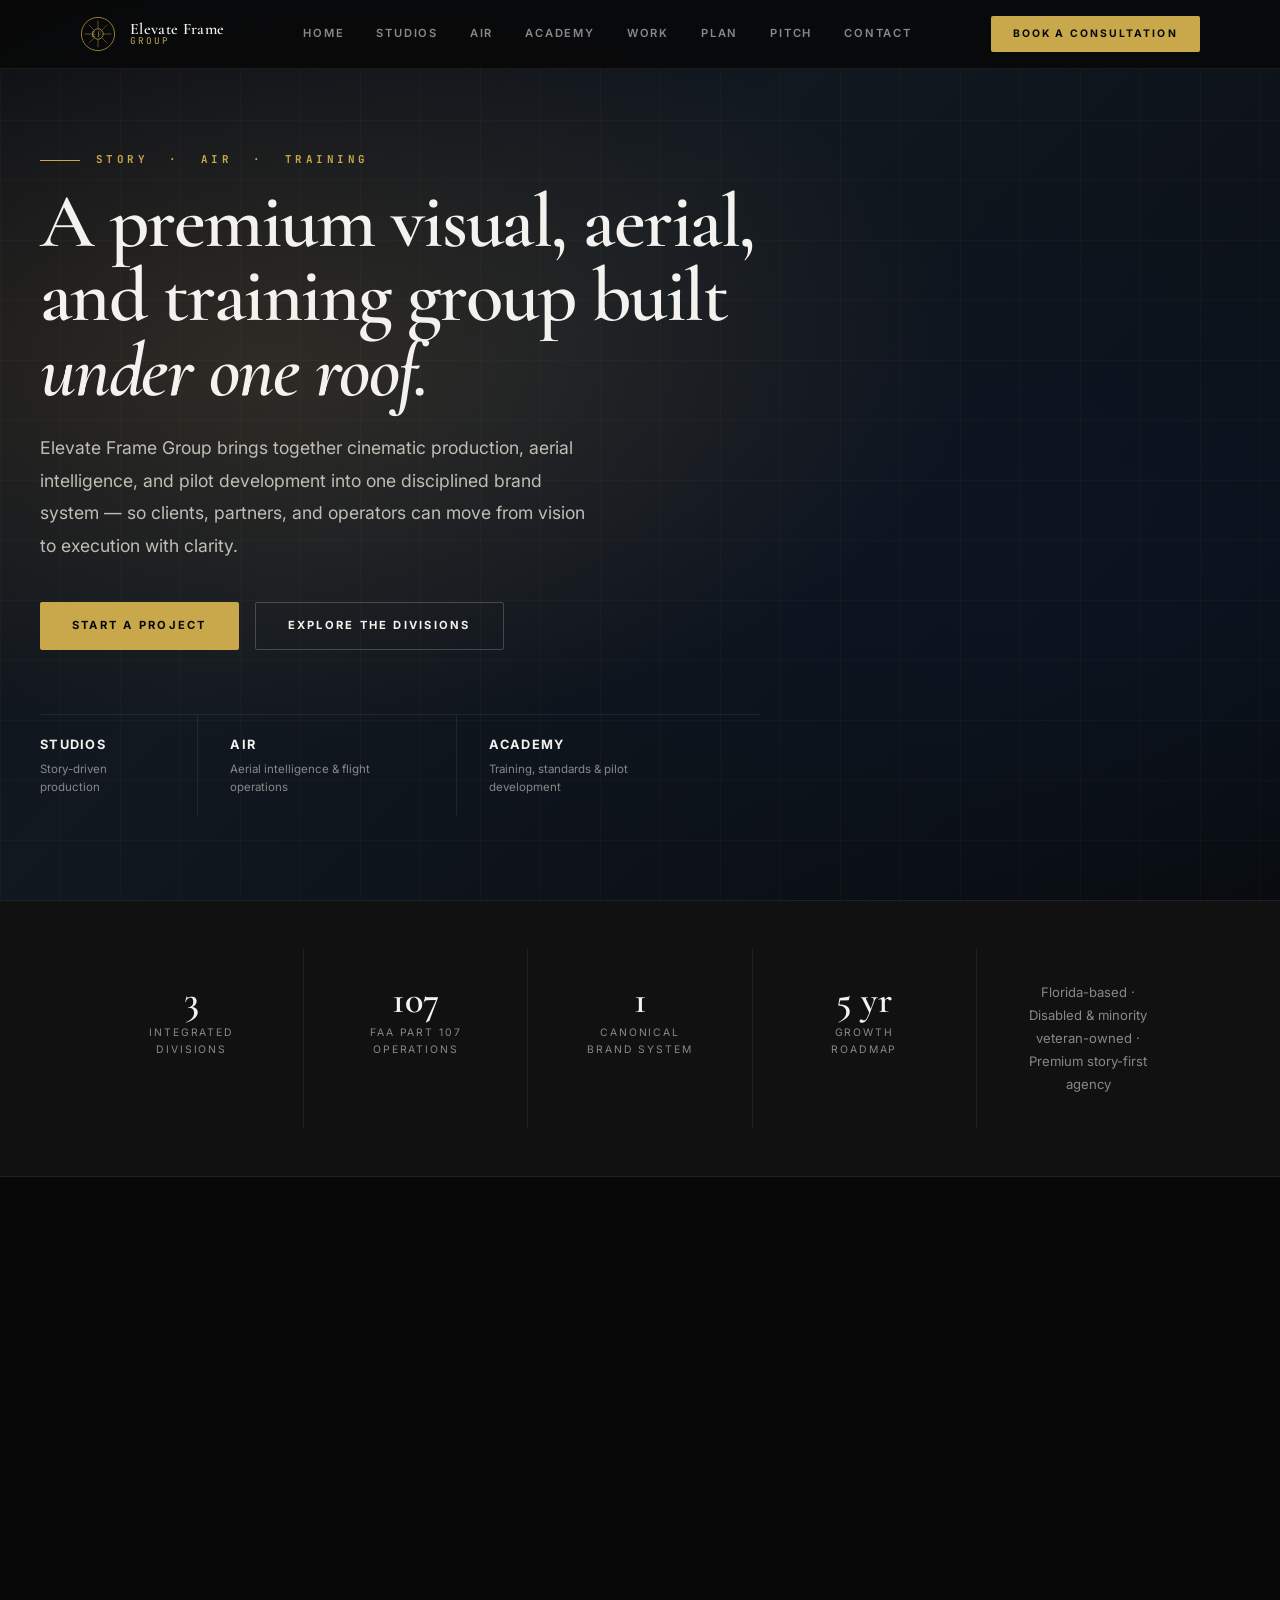
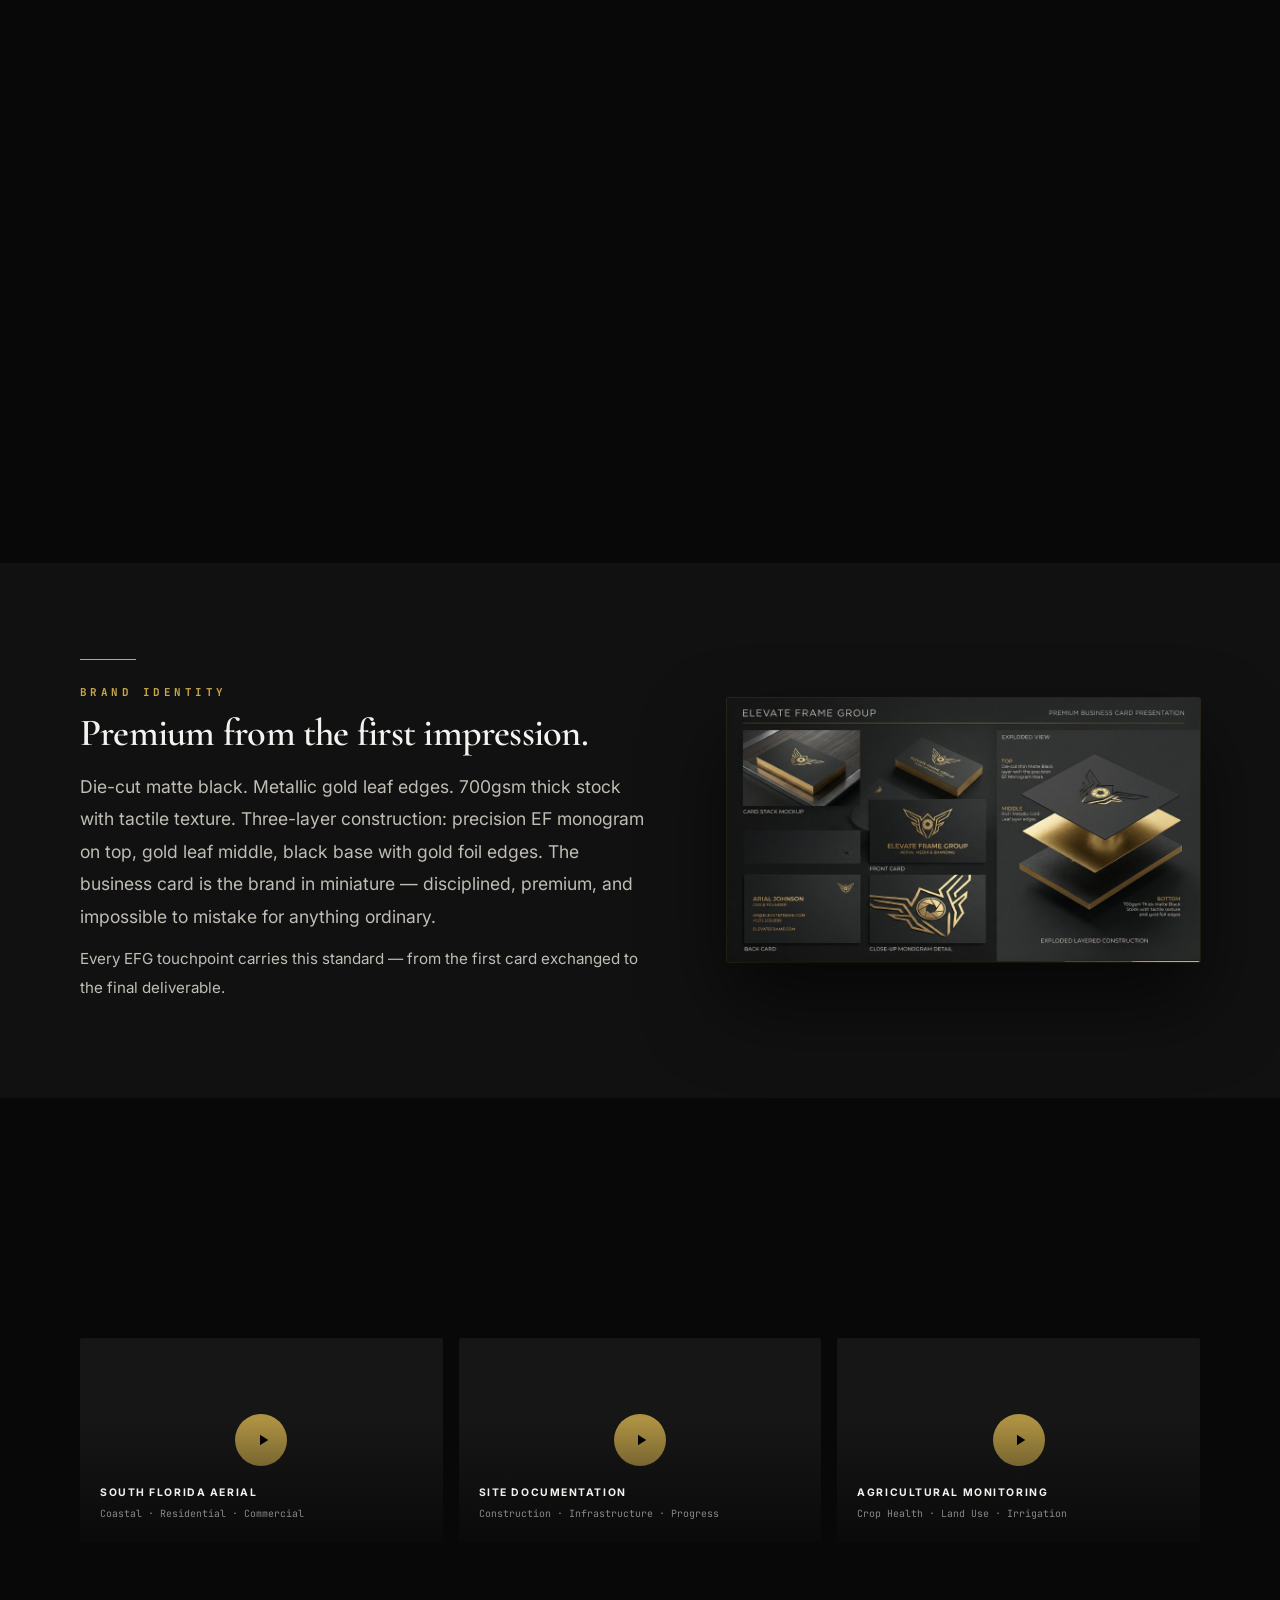
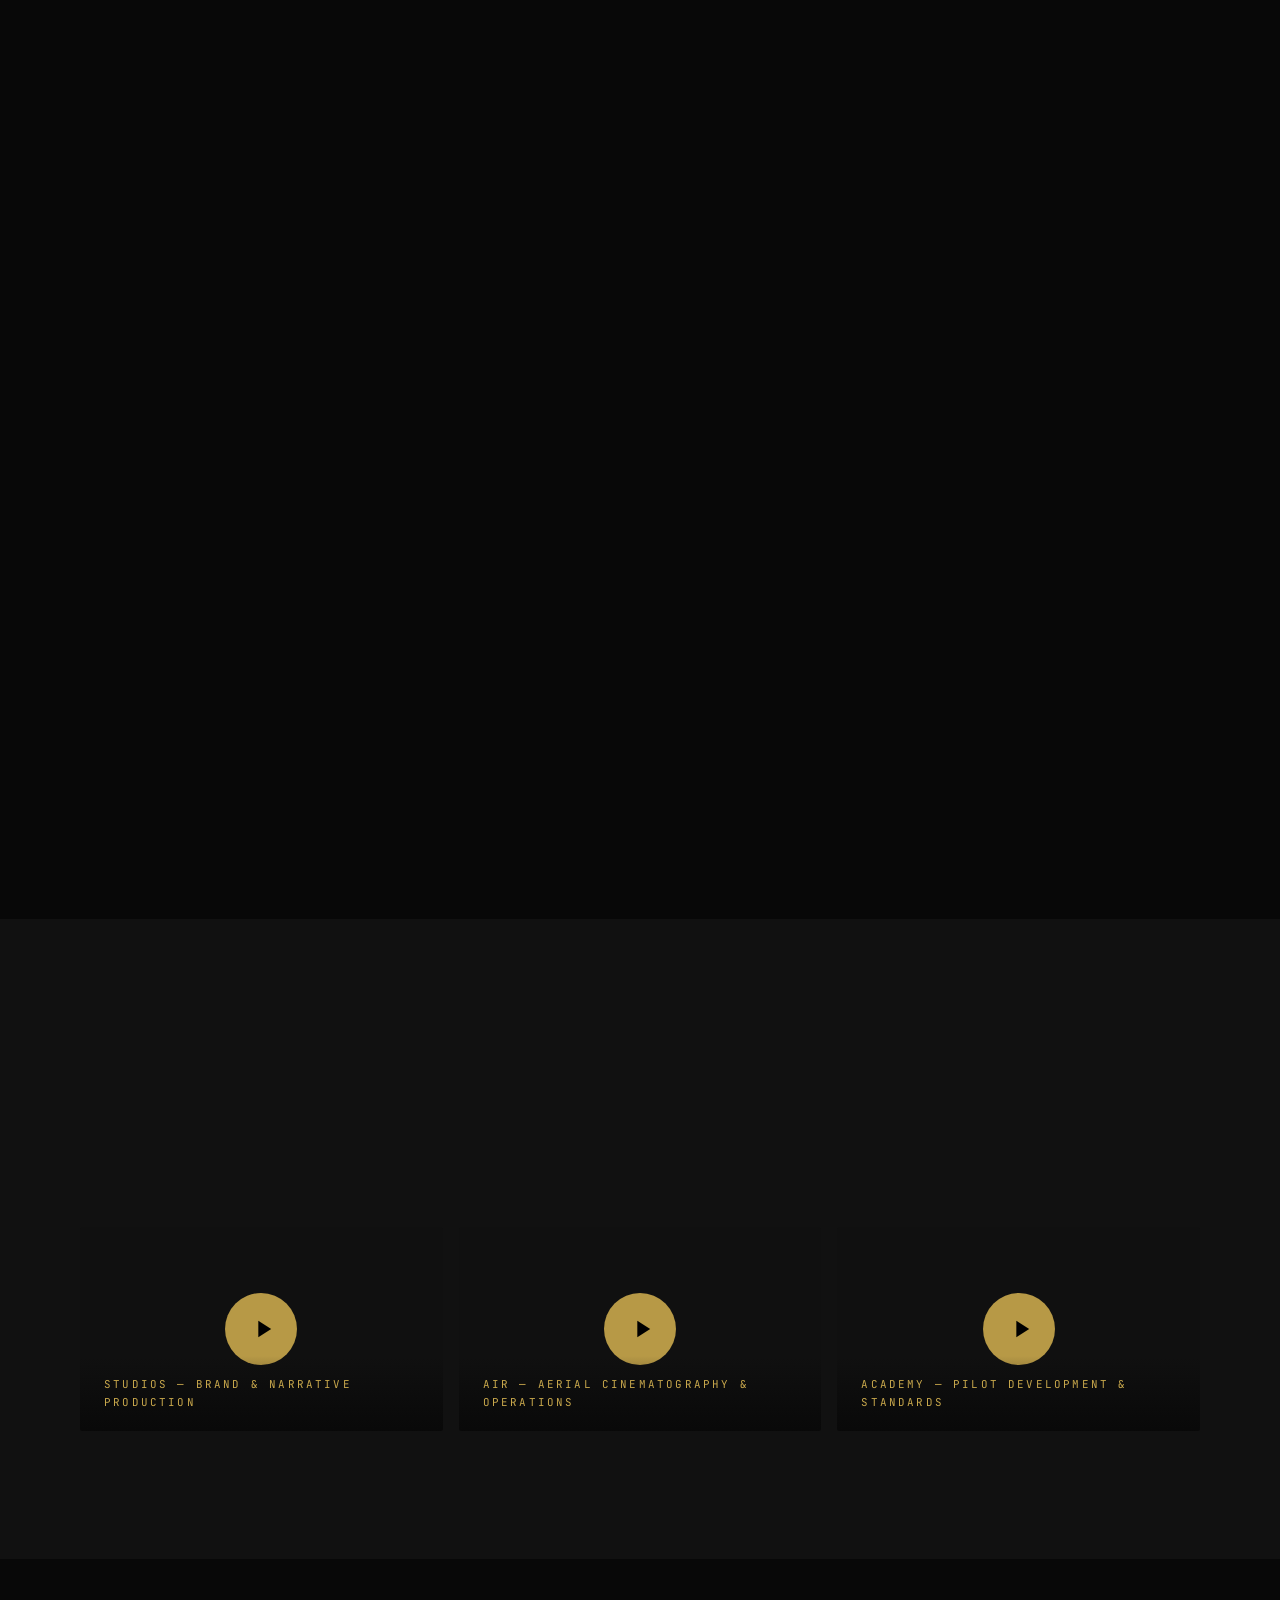
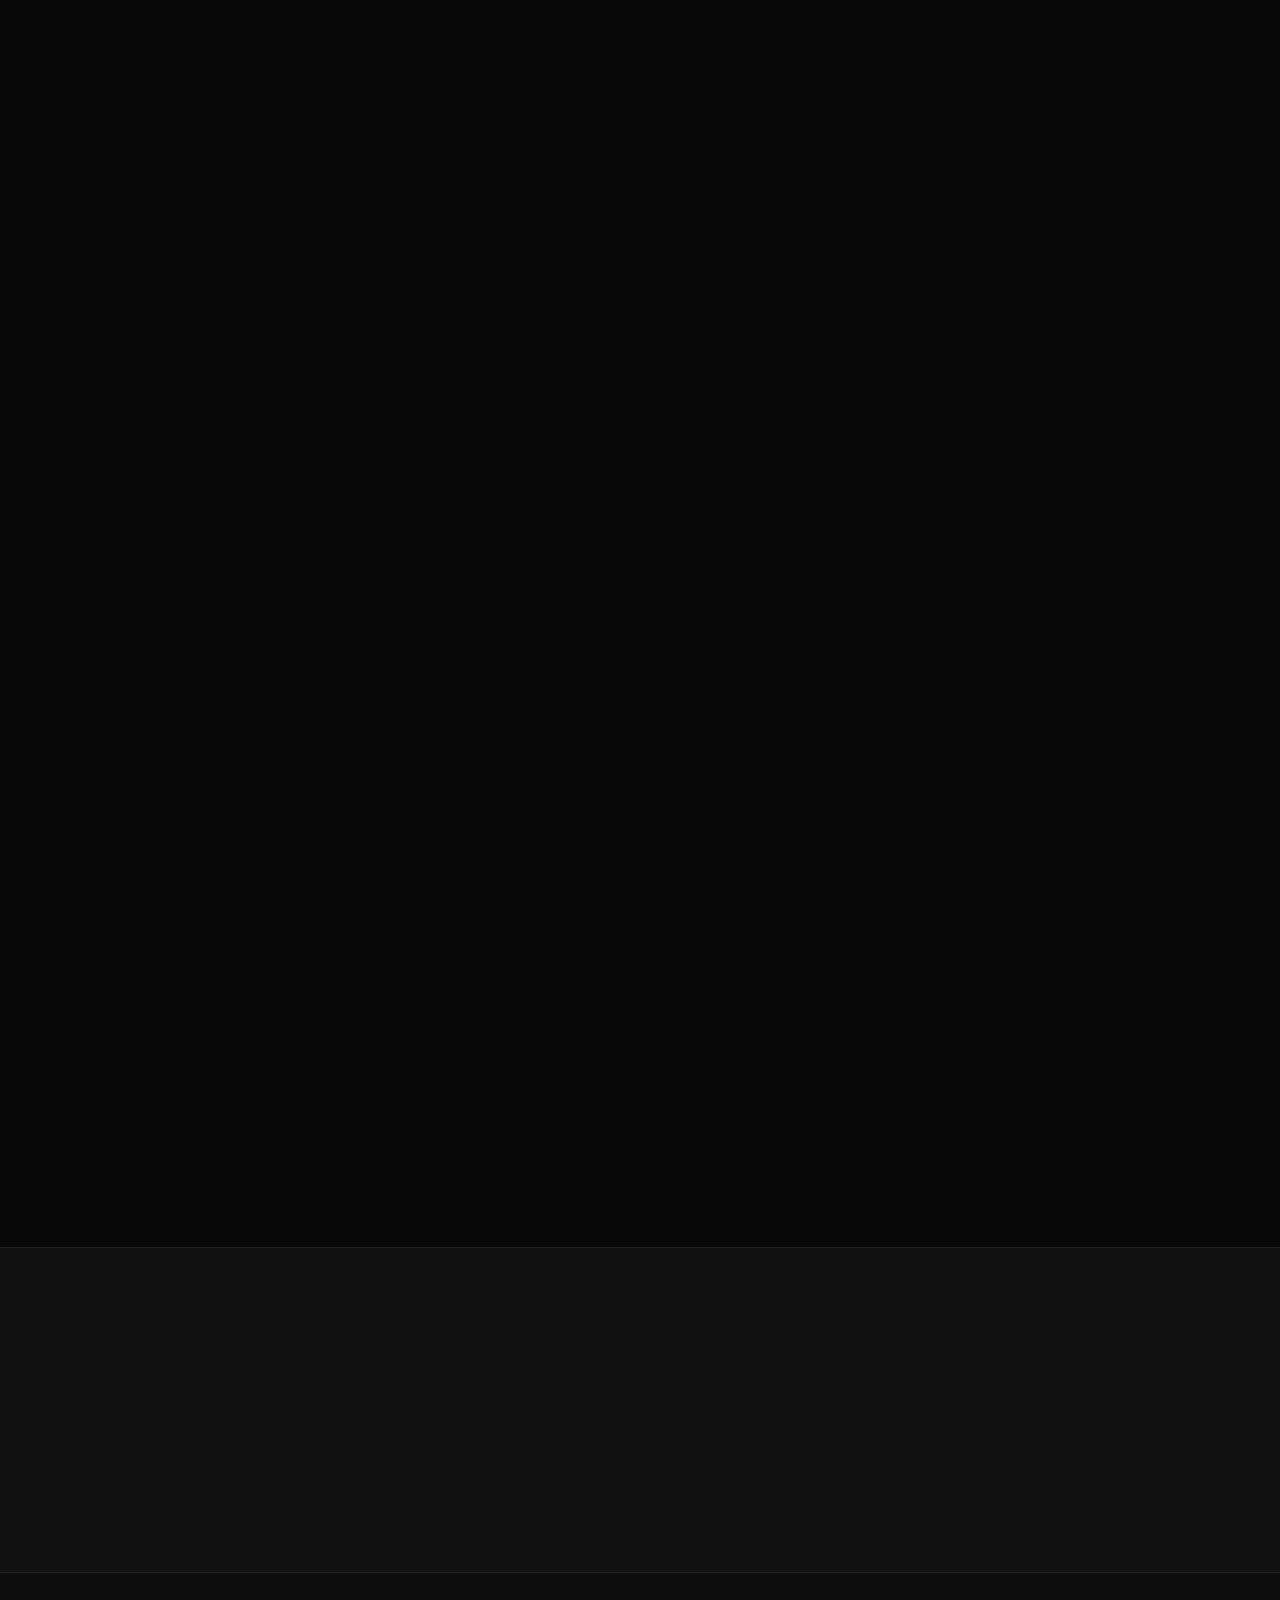
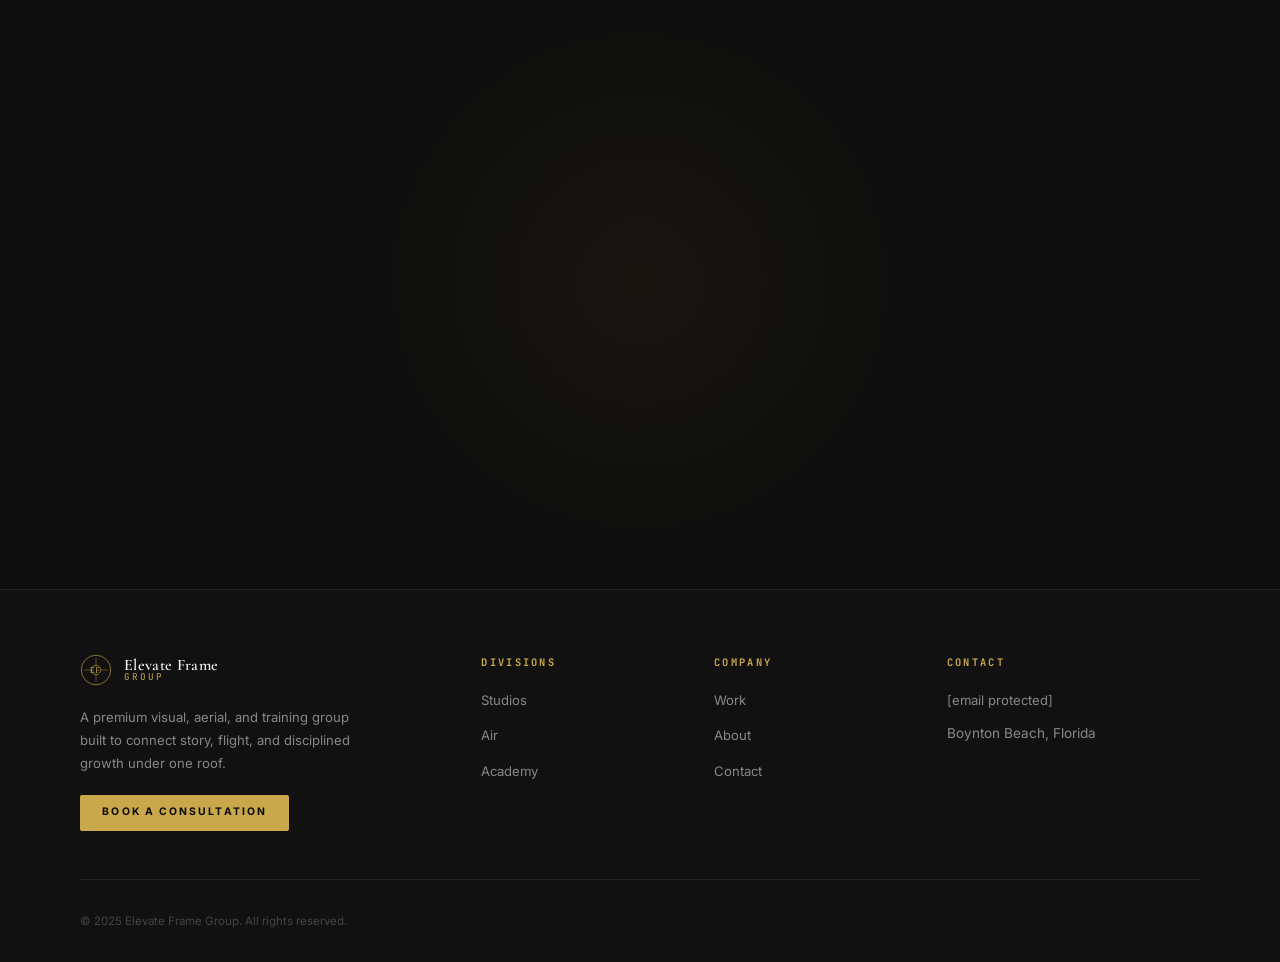
<file: index.html>
<!DOCTYPE html>
<html lang="en">
<head>
  <meta charset="UTF-8" />
  <meta name="viewport" content="width=device-width, initial-scale=1.0" />
  <title>Elevate Frame Group — Story. Air. Training.</title>
  <meta name="description" content="Elevate Frame Group is a premium visual, aerial, and training group. Three connected divisions — Studios, Air, Academy — under one disciplined brand." />
  <link rel="stylesheet" href="css/style.css" />
  <link rel="preconnect" href="https://fonts.googleapis.com" />
  <link rel="preconnect" href="https://fonts.gstatic.com" crossorigin />

<style>
/* CRITICAL OVERRIDES */
.hero .reveal, .hero-page .reveal { opacity:1 !important; transform:none !important; }
.hero-content, .hero > .container, .hero-page > .container { position:relative !important; z-index:10 !important; }
.hero-video, .bp-hero-video, .pitch-hero-video { position:absolute !important; inset:0 !important; width:100% !important; height:100% !important; object-fit:cover !important; z-index:0 !important; filter:brightness(.45) saturate(.7) !important; pointer-events:none !important; }
.hero-bg, .hero::before, .hero-page::before { position:absolute !important; inset:0 !important; z-index:1 !important; pointer-events:none !important; }
</style>
</head>
<body>

  <!-- NAV -->
  <nav class="nav" role="navigation" aria-label="Main navigation">
    <div class="nav-inner">
      <a href="index.html" class="nav-brand" aria-label="Elevate Frame Group Home">
        <svg class="nav-monogram" viewBox="0 0 38 38" fill="none" xmlns="http://www.w3.org/2000/svg" aria-hidden="true">
          <!-- Gold ring -->
          <circle cx="19" cy="19" r="17.5" stroke="#c9a84c" stroke-width="0.75" />
          <!-- Shutter blades -->
          <circle cx="19" cy="19" r="5.5" stroke="#c9a84c" stroke-width="0.75" />
          <line x1="19" y1="5" x2="19" y2="13.5" stroke="#c9a84c" stroke-width="0.5" />
          <line x1="19" y1="24.5" x2="19" y2="33" stroke="#c9a84c" stroke-width="0.5" />
          <line x1="5" y1="19" x2="13.5" y2="19" stroke="#c9a84c" stroke-width="0.5" />
          <line x1="24.5" y1="19" x2="33" y2="19" stroke="#c9a84c" stroke-width="0.5" />
          <line x1="9.2" y1="9.2" x2="15.2" y2="15.2" stroke="#c9a84c" stroke-width="0.4" />
          <line x1="22.8" y1="22.8" x2="28.8" y2="28.8" stroke="#c9a84c" stroke-width="0.4" />
          <line x1="28.8" y1="9.2" x2="22.8" y2="15.2" stroke="#c9a84c" stroke-width="0.4" />
          <line x1="15.2" y1="22.8" x2="9.2" y2="28.8" stroke="#c9a84c" stroke-width="0.4" />
          <!-- EF monogram -->
          <text x="12" y="22" font-family="Cormorant Garamond, serif" font-size="9" font-weight="400" fill="#c9a84c" letter-spacing="0.5">EF</text>
        </svg>
        <div class="nav-wordmark">
          <span class="nav-wordmark-main">Elevate Frame</span>
          <span class="nav-wordmark-sub">Group</span>
        </div>
      </a>
      <div class="nav-links">
        <a href="index.html">Home</a>
        <a href="studios.html">Studios</a>
        <a href="air.html">Air</a>
        <a href="academy.html">Academy</a>
        <a href="work.html">Work</a>
        <a href="business-plan.html">Plan</a>
        <a href="pitch.html">Pitch</a>
        <a href="contact.html">Contact</a>
      </div>
      <div class="nav-cta">
        <a href="contact.html" class="btn btn-primary btn-sm">Book a Consultation</a>
        <button class="nav-hamburger" aria-label="Toggle menu" aria-expanded="false">
          <span></span><span></span><span></span>
        </button>
      </div>
    </div>
  </nav>

  <!-- MOBILE NAV -->
  <div class="nav-mobile" role="navigation" aria-label="Mobile navigation">
    <a href="index.html">Home</a>
    <a href="studios.html">Studios</a>
    <a href="air.html">Air</a>
    <a href="academy.html">Academy</a>
    <a href="work.html">Work</a>
    <a href="business-plan.html">Business Plan</a>
    <a href="pitch.html">Pitch Package</a>
    <a href="contact.html">Contact</a>
    <a href="contact.html" class="btn btn-primary" style="margin-top:8px;">Book a Consultation</a>
  </div>

  <!-- HERO -->
  <section class="hero">
    <!-- Full-bleed video background — replaced by EFG footage when available -->
    <video class="hero-video" src="videos/aerial.mp4" autoplay muted loop playsinline preload="auto"></video>
    <div class="hero-bg">
      <div class="hero-bg-gradient"></div><div class="hero-bg-fallback"></div>
      <div class="hero-bg-grid"></div>
    </div>
    <div class="hero-content container">
      <div class="hero-inner">
        <div class="hero-eyebrow reveal">
          <span class="hero-eyebrow-line"></span>
          <span class="eyebrow">Story &nbsp;·&nbsp; Air &nbsp;·&nbsp; Training</span>
        </div>
        <h1 class="display-xl hero-headline reveal reveal-delay-1">
          A premium visual, aerial,<br />
          and training group built<br />
          <em>under one roof.</em>
        </h1>
        <p class="body-lg hero-sub reveal reveal-delay-2">
          Elevate Frame Group brings together cinematic production, aerial intelligence, and pilot development into one disciplined brand system — so clients, partners, and operators can move from vision to execution with clarity.
        </p>
        <div class="hero-actions reveal reveal-delay-3">
          <a href="contact.html" class="btn btn-primary">Start a Project</a>
          <a href="#divisions" class="btn btn-outline">Explore the Divisions</a>
        </div>
        <div class="hero-division-links reveal reveal-delay-4">
          <a href="studios.html" class="hero-division-link">
            <span class="hdl-name">Studios</span>
            <span class="hdl-desc">Story-driven production</span>
          </a>
          <a href="air.html" class="hero-division-link">
            <span class="hdl-name">Air</span>
            <span class="hdl-desc">Aerial intelligence &amp; flight operations</span>
          </a>
          <a href="academy.html" class="hero-division-link">
            <span class="hdl-name">Academy</span>
            <span class="hdl-desc">Training, standards &amp; pilot development</span>
          </a>
        </div>
      </div>
    </div>
  </section>

  <!-- INTRO BAND -->
  <div class="intro-band section-sm">
    <div class="container">
      <div class="intro-band-inner">
        <div class="intro-stat">
          <span class="intro-stat-number" data-counter="3" data-suffix="">3</span>
          <span class="intro-stat-label">Integrated Divisions</span>
        </div>
        <div class="intro-stat">
          <span class="intro-stat-number" data-counter="107" data-suffix="">107</span>
          <span class="intro-stat-label">FAA Part 107 Operations</span>
        </div>
        <div class="intro-stat">
          <span class="intro-stat-number" data-counter="1" data-suffix="">1</span>
          <span class="intro-stat-label">Canonical Brand System</span>
        </div>
        <div class="intro-stat">
          <span class="intro-stat-number" data-counter="5" data-suffix=" yr">5 yr</span>
          <span class="intro-stat-label">Growth Roadmap</span>
        </div>
        <div class="intro-stat">
          <p class="body-sm" style="max-width:240px;text-align:center;color:var(--grey);">Florida-based · Disabled &amp; minority veteran-owned · Premium story-first agency</p>
        </div>
      </div>
    </div>
  </div>

  <!-- DIVISION CARDS -->
  <section class="section section-dark" id="divisions">
    <div class="container">
      <div class="section-header reveal">
        <div class="gold-line"></div>
        <p class="eyebrow mb-6">Three Operating Divisions</p>
        <h2 class="display-lg" style="max-width:580px;">One group. Three operating disciplines. One clear path forward.</h2>
      </div>
      <div class="division-cards reveal">
        <a href="studios.html" class="division-card">
          <span class="card-index">01 / 03</span>
          <span class="card-label">Studios</span>
          <h3 class="card-headline">Story-first production built to move people.</h3>
          <p class="card-body">From brand films and founder stories to documentaries, launch campaigns, and editorial execution, Studios is where vision becomes narrative — built for clients who need premium visual language and disciplined execution.</p>
          <div class="card-tags">
            <span class="card-tag">Brand Films</span>
            <span class="card-tag">Campaigns</span>
            <span class="card-tag">Documentary</span>
            <span class="card-tag">Post</span>
          </div>
          <span class="card-cta">Enter Studios <span class="card-cta-arrow">→</span></span>
        </a>
        <a href="air.html" class="division-card">
          <span class="card-index">02 / 03</span>
          <span class="card-label">Air</span>
          <h3 class="card-headline">Aerial capability for cinema, intelligence, and field visibility.</h3>
          <p class="card-body">Air combines premium drone cinematography with practical aerial operations for site progress, inspection support, mapping pathways, and technical visibility — built to serve both visual storytelling and enterprise-grade operational needs.</p>
          <div class="card-tags">
            <span class="card-tag">Cinematography</span>
            <span class="card-tag">RTK Pathways</span>
            <span class="card-tag">Thermal</span>
            <span class="card-tag">Mission Planning</span>
          </div>
          <span class="card-cta">Explore Air <span class="card-cta-arrow">→</span></span>
        </a>
        <a href="academy.html" class="division-card">
          <span class="card-index">03 / 03</span>
          <span class="card-label">Academy</span>
          <h3 class="card-headline">Training that builds pilots, standards, and repeatable systems.</h3>
          <p class="card-body">Academy turns real-world workflow, flight discipline, and production standards into structured learning — from pilot development and SOP support to workshops and operational readiness, built with intention not guesswork.</p>
          <div class="card-tags">
            <span class="card-tag">Pilot Development</span>
            <span class="card-tag">SOPs</span>
            <span class="card-tag">Workshops</span>
            <span class="card-tag">Readiness</span>
          </div>
          <span class="card-cta">Visit Academy <span class="card-cta-arrow">→</span></span>
        </a>
      </div>
    </div>
  </section>


  <!-- BRAND IDENTITY — Business Card -->
  <section class="section section-mid">
    <div class="container">
      <div class="brand-card-section">
        <div>
          <div class="gold-line"></div>
          <p class="eyebrow mb-6">Brand Identity</p>
          <h2 class="display-md mb-8">Premium from the first impression.</h2>
          <p class="body-lg mb-6">Die-cut matte black. Metallic gold leaf edges. 700gsm thick stock with tactile texture. Three-layer construction: precision EF monogram on top, gold leaf middle, black base with gold foil edges. The business card is the brand in miniature — disciplined, premium, and impossible to mistake for anything ordinary.</p>
          <p class="body-md">Every EFG touchpoint carries this standard — from the first card exchanged to the final deliverable.</p>
        </div>
        <div>
          <img src="images/business-card.jpg"
               
               data-efg-card="true"
               class="brand-card-img"
               alt="Elevate Frame Group — Premium Business Card">
        </div>
      </div>
    </div>
  </section>

  <!-- MARKETS — VIDEO REEL GRID -->
  <section class="section section-dark">
    <div class="container">
      <div class="section-header reveal">
        <div class="gold-line"></div>
        <p class="eyebrow mb-6">Our Markets</p>
        <h2 class="display-md">From South Florida to wherever the work demands.</h2>
      </div>
      <div class="video-grid-3">
        <div class="reel-card">
        <video src="videos/aerial.mp4" muted loop playsinline preload="auto"></video>
        <div class="reel-play"><button class="reel-play-btn" aria-label="Play South Florida Aerial"><svg viewBox="0 0 24 24" width="18" height="18"><path d="M8 5v14l11-7z" fill="currentColor"/></svg></button></div>
        <div class="reel-card-overlay">
          <span class="reel-label">South Florida Aerial</span>
          <span class="reel-sublabel">Coastal · Residential · Commercial</span>
        </div>
      </div>
        <div class="reel-card">
        <video src="videos/aerial.mp4" muted loop playsinline preload="auto"></video>
        <div class="reel-play"><button class="reel-play-btn" aria-label="Play Site Documentation"><svg viewBox="0 0 24 24" width="18" height="18"><path d="M8 5v14l11-7z" fill="currentColor"/></svg></button></div>
        <div class="reel-card-overlay">
          <span class="reel-label">Site Documentation</span>
          <span class="reel-sublabel">Construction · Infrastructure · Progress</span>
        </div>
      </div>
        <div class="reel-card">
        <video src="videos/drone.mp4" muted loop playsinline preload="auto"></video>
        <div class="reel-play"><button class="reel-play-btn" aria-label="Play Agricultural Monitoring"><svg viewBox="0 0 24 24" width="18" height="18"><path d="M8 5v14l11-7z" fill="currentColor"/></svg></button></div>
        <div class="reel-card-overlay">
          <span class="reel-label">Agricultural Monitoring</span>
          <span class="reel-sublabel">Crop Health · Land Use · Irrigation</span>
        </div>
      </div>
      </div>
    </div>
  </section>

  <!-- FOUNDER -->
  <section class="section">
    <div class="container">
      <div class="founder-block reveal">
        <div class="founder-img-wrap">
          <img src="images/business-card.jpg" onerror="this.src='images/founder-gregory-goyins.svg'"
               alt="Gregory D. Goyins — CEO & Founder, Elevate Frame Group"
               style="width:100%;border-radius:2px;filter:brightness(0.9) grayscale(15%);box-shadow:0 40px 80px rgba(0,0,0,0.6)">
        </div>
        <div>
          <div class="gold-line"></div>
          <p class="eyebrow mb-6">Founder</p>
          <h2 class="display-md mb-8">Gregory D. Goyins</h2>
          <p class="body-lg mb-6">Disabled minority veteran. Military service. Aviation training under Embry-Riddle Aeronautical University mentorship. Story work connected to the rehabilitation of Jayson Williams — later featured on <em style="color:var(--white-soft)">60 Minutes Sports.</em></p>
          <p class="body-md mb-6">EFG is not a company Gregory is starting. It is a company he has been building — in the field, in post, in the air, and in the hardest storytelling environments possible — for years.</p>
          <div class="quote-block">
            <blockquote>"Imagery without story is noise. Technical imagery without interpretation is dead weight. Elevate Frame Group exists to close that gap — permanently."</blockquote>
            <cite>Gregory D. Goyins · CEO &amp; Founder</cite>
          </div>
          <a href="contact.html" class="btn btn-primary" style="margin-top:2rem">Start the Conversation</a>
        </div>
      </div>
    </div>
  </section>

  <!-- DEMO REEL SECTION -->
  <section class="section section-mid">
    <div class="container">
      <div class="section-header reveal">
        <div class="gold-line"></div>
        <p class="eyebrow mb-6">What We Do</p>
        <h2 class="display-md">Three disciplines. One standard.</h2>
        <p class="body-md" style="max-width:600px;margin-top:.75rem">Every frame is deliberate. Every flight is planned. Every training session builds toward something real. Click any reel to watch.</p>
      </div>
      <div class="video-grid-3">
        <div class="video-player">
        <video src="videos/studio.mp4" preload="metadata" playsinline></video>
        <div class="play-overlay">
          <button class="play-btn" aria-label="Play Studios — Brand &amp; Narrative Production"><svg viewBox="0 0 24 24" width="28" height="28"><path d="M8 5v14l11-7z" fill="currentColor"/></svg></button>
        </div>
        <div class="video-label">Studios — Brand &amp; Narrative Production</div>
      </div>
        <div class="video-player">
        <video src="videos/drone.mp4" preload="metadata" playsinline></video>
        <div class="play-overlay">
          <button class="play-btn" aria-label="Play Air — Aerial Cinematography &amp; Operations"><svg viewBox="0 0 24 24" width="28" height="28"><path d="M8 5v14l11-7z" fill="currentColor"/></svg></button>
        </div>
        <div class="video-label">Air — Aerial Cinematography &amp; Operations</div>
      </div>
        <div class="video-player">
        <video src="videos/studio.mp4" preload="metadata" playsinline></video>
        <div class="play-overlay">
          <button class="play-btn" aria-label="Play Academy — Pilot Development &amp; Standards"><svg viewBox="0 0 24 24" width="28" height="28"><path d="M8 5v14l11-7z" fill="currentColor"/></svg></button>
        </div>
        <div class="video-label">Academy — Pilot Development &amp; Standards</div>
      </div>
      </div>
    </div>
  </section>

  <!-- WHY EFG -->
  <section class="section why-efg">
    <div class="container">
      <div class="why-efg-grid">
        <div class="reveal">
          <div class="gold-line"></div>
          <p class="eyebrow mb-6">Why EFG</p>
          <h2 class="display-md mb-8">Why EFG works under one roof.</h2>
          <p class="body-lg" style="margin-bottom:32px;">Most firms separate creative, aerial execution, and training into disconnected services. Elevate Frame Group is structured differently. Each division strengthens the others: Studios sharpens storytelling, Air extends technical reach, and Academy builds disciplined capability that supports long-term quality.</p>
          <a href="contact.html" class="btn btn-ghost">Start the Conversation</a>
        </div>
        <div class="why-efg-values reveal reveal-delay-2">
          <div class="value-block">
            <span class="value-block-title">Integrated Capability</span>
            <p class="value-block-body">One parent brand. Three operating lanes. A cleaner path from inquiry to execution.</p>
          </div>
          <div class="value-block">
            <span class="value-block-title">Cross-Functional Trust</span>
            <p class="value-block-body">Clients begin with one service and expand into others without changing partners.</p>
          </div>
          <div class="value-block">
            <span class="value-block-title">Premium Positioning</span>
            <p class="value-block-body">Creative language, technical credibility, and instructional authority in one ecosystem.</p>
          </div>
          <div class="value-block">
            <span class="value-block-title">Scalable Structure</span>
            <p class="value-block-body">Built to support current services while leaving room for enterprise and educational growth.</p>
          </div>
        </div>
      </div>
    </div>
  </section>

  <!-- SELECTED WORK PREVIEW -->
  <section class="section section-dark">
    <div class="container">
      <div class="section-header reveal" style="display:flex;justify-content:space-between;align-items:flex-end;flex-wrap:wrap;gap:24px;">
        <div>
          <div class="gold-line"></div>
          <p class="eyebrow mb-6">Selected Work</p>
          <h2 class="display-md">A preview of what the group delivers.</h2>
        </div>
        <a href="work.html" class="btn btn-outline">View All Work</a>
      </div>
      <div class="work-grid reveal">
        <div class="work-tile">
          <span class="work-tile-division">Studios</span>
          <h3 class="work-tile-title">Founder Story — Premium Brand Narrative</h3>
          <p class="work-tile-body">A story-led production designed to clarify identity, elevate trust, and create a stronger emotional connection between founder and audience.</p>
        </div>
        <div class="work-tile">
          <span class="work-tile-division">Air</span>
          <h3 class="work-tile-title">Aerial Cinema Sequence</h3>
          <p class="work-tile-body">Premium drone movement designed to expand visual scale, spatial clarity, and cinematic impact across a flagship brand campaign.</p>
        </div>
        <div class="work-tile">
          <span class="work-tile-division">Academy</span>
          <h3 class="work-tile-title">Pilot Development Workshop</h3>
          <p class="work-tile-body">A focused training session built around control, judgment, repetition, and practical operating habits for a regional team.</p>
        </div>
      </div>
    </div>
  </section>

  <!-- CAPABILITY STRIP -->
  <div class="capability-strip section-sm">
    <div class="container">
      <div class="capability-strip-inner reveal">
        <div class="cap-item">
          <div class="cap-item-icon">◈</div>
          <span class="cap-item-title">Premium Production Workflows</span>
          <p class="cap-item-body">Reliable capture, controlled movement, clean audio, and editorial flexibility built for premium environments.</p>
        </div>
        <div class="cap-item">
          <div class="cap-item-icon">◎</div>
          <span class="cap-item-title">FAA-Aware Flight Operations</span>
          <p class="cap-item-body">Part 107 compliant operations with mission planning, risk discipline, and compliance-ready documentation.</p>
        </div>
        <div class="cap-item">
          <div class="cap-item-icon">▣</div>
          <span class="cap-item-title">Training &amp; SOP Development</span>
          <p class="cap-item-body">Standards-based development of training pathways, checklists, and repeatable operating procedures.</p>
        </div>
        <div class="cap-item">
          <div class="cap-item-icon">◇</div>
          <span class="cap-item-title">Cross-Division Project Delivery</span>
          <p class="cap-item-body">Projects that benefit from more than one division are handled under one client relationship, not across multiple firms.</p>
        </div>
      </div>
    </div>
  </div>

  <!-- CTA -->
  <section class="cta-section">
    <div class="container">
      <div class="gold-line gold-line-center reveal"></div>
      <p class="eyebrow mb-6 reveal">Get Started</p>
      <h2 class="display-md reveal reveal-delay-1">Start in the right division.<br />Build from there.</h2>
      <p class="body-md reveal reveal-delay-2">Whether you need a film, an aerial operation, or a training pathway, Elevate Frame Group gives you one front door and a clear route to the right team.</p>
      <div class="cta-actions reveal reveal-delay-3">
        <a href="contact.html" class="btn btn-primary">Book a Consultation</a>
        <a href="work.html" class="btn btn-outline">View Work</a>
      </div>
      <div class="cta-division-row reveal reveal-delay-4">
        <a href="contact.html?division=studios" class="cta-division-link">Talk to Studios</a>
        <a href="contact.html?division=air" class="cta-division-link">Talk to Air</a>
        <a href="contact.html?division=academy" class="cta-division-link">Talk to Academy</a>
        <a href="contact.html" class="cta-division-link">Not sure yet</a>
      </div>
    </div>
  </section>

  <!-- FOOTER -->
  <footer class="footer">
    <div class="container">
      <div class="footer-main">
        <div class="footer-brand">
          <a href="index.html" class="nav-brand" style="gap:12px;">
            <svg width="32" height="32" viewBox="0 0 38 38" fill="none" xmlns="http://www.w3.org/2000/svg" aria-hidden="true">
              <circle cx="19" cy="19" r="17.5" stroke="#c9a84c" stroke-width="0.75" />
              <circle cx="19" cy="19" r="5.5" stroke="#c9a84c" stroke-width="0.75" />
              <line x1="19" y1="5" x2="19" y2="13.5" stroke="#c9a84c" stroke-width="0.5" />
              <line x1="19" y1="24.5" x2="19" y2="33" stroke="#c9a84c" stroke-width="0.5" />
              <line x1="5" y1="19" x2="13.5" y2="19" stroke="#c9a84c" stroke-width="0.5" />
              <line x1="24.5" y1="19" x2="33" y2="19" stroke="#c9a84c" stroke-width="0.5" />
              <text x="12" y="22" font-family="serif" font-size="9" font-weight="400" fill="#c9a84c" letter-spacing="0.5">EF</text>
            </svg>
            <div class="nav-wordmark">
              <span class="nav-wordmark-main">Elevate Frame</span>
              <span class="nav-wordmark-sub">Group</span>
            </div>
          </a>
          <p class="footer-brand-statement">A premium visual, aerial, and training group built to connect story, flight, and disciplined growth under one roof.</p>
          <a href="contact.html" class="btn btn-primary btn-sm" style="align-self:flex-start;">Book a Consultation</a>
        </div>
        <div>
          <p class="footer-col-title">Divisions</p>
          <ul class="footer-links">
            <li><a href="studios.html">Studios</a></li>
            <li><a href="air.html">Air</a></li>
            <li><a href="academy.html">Academy</a></li>
          </ul>
        </div>
        <div>
          <p class="footer-col-title">Company</p>
          <ul class="footer-links">
            <li><a href="work.html">Work</a></li>
            <li><a href="contact.html">About</a></li>
            <li><a href="contact.html">Contact</a></li>
          </ul>
        </div>
        <div>
          <p class="footer-col-title">Contact</p>
          <ul class="footer-links" style="gap:8px;">
            <li><a href="/cdn-cgi/l/email-protection#264e434a4a4966434a43504752434054474b4341544953560845494b"><span class="__cf_email__" data-cfemail="8fe7eae3e3e0cfeae3eaf9eefbeae9fdeee2eae8fde0faffa1ece0e2">[email&#160;protected]</span></a></li>
            <li><span style="color:var(--grey);font-size:.85rem;">Boynton Beach, Florida</span></li>
          </ul>
        </div>
      </div>
      <div class="footer-bottom">
        <p class="footer-copy">© 2025 Elevate Frame Group. All rights reserved.</p>
        <div class="footer-legal">
          <a href="#
</file>
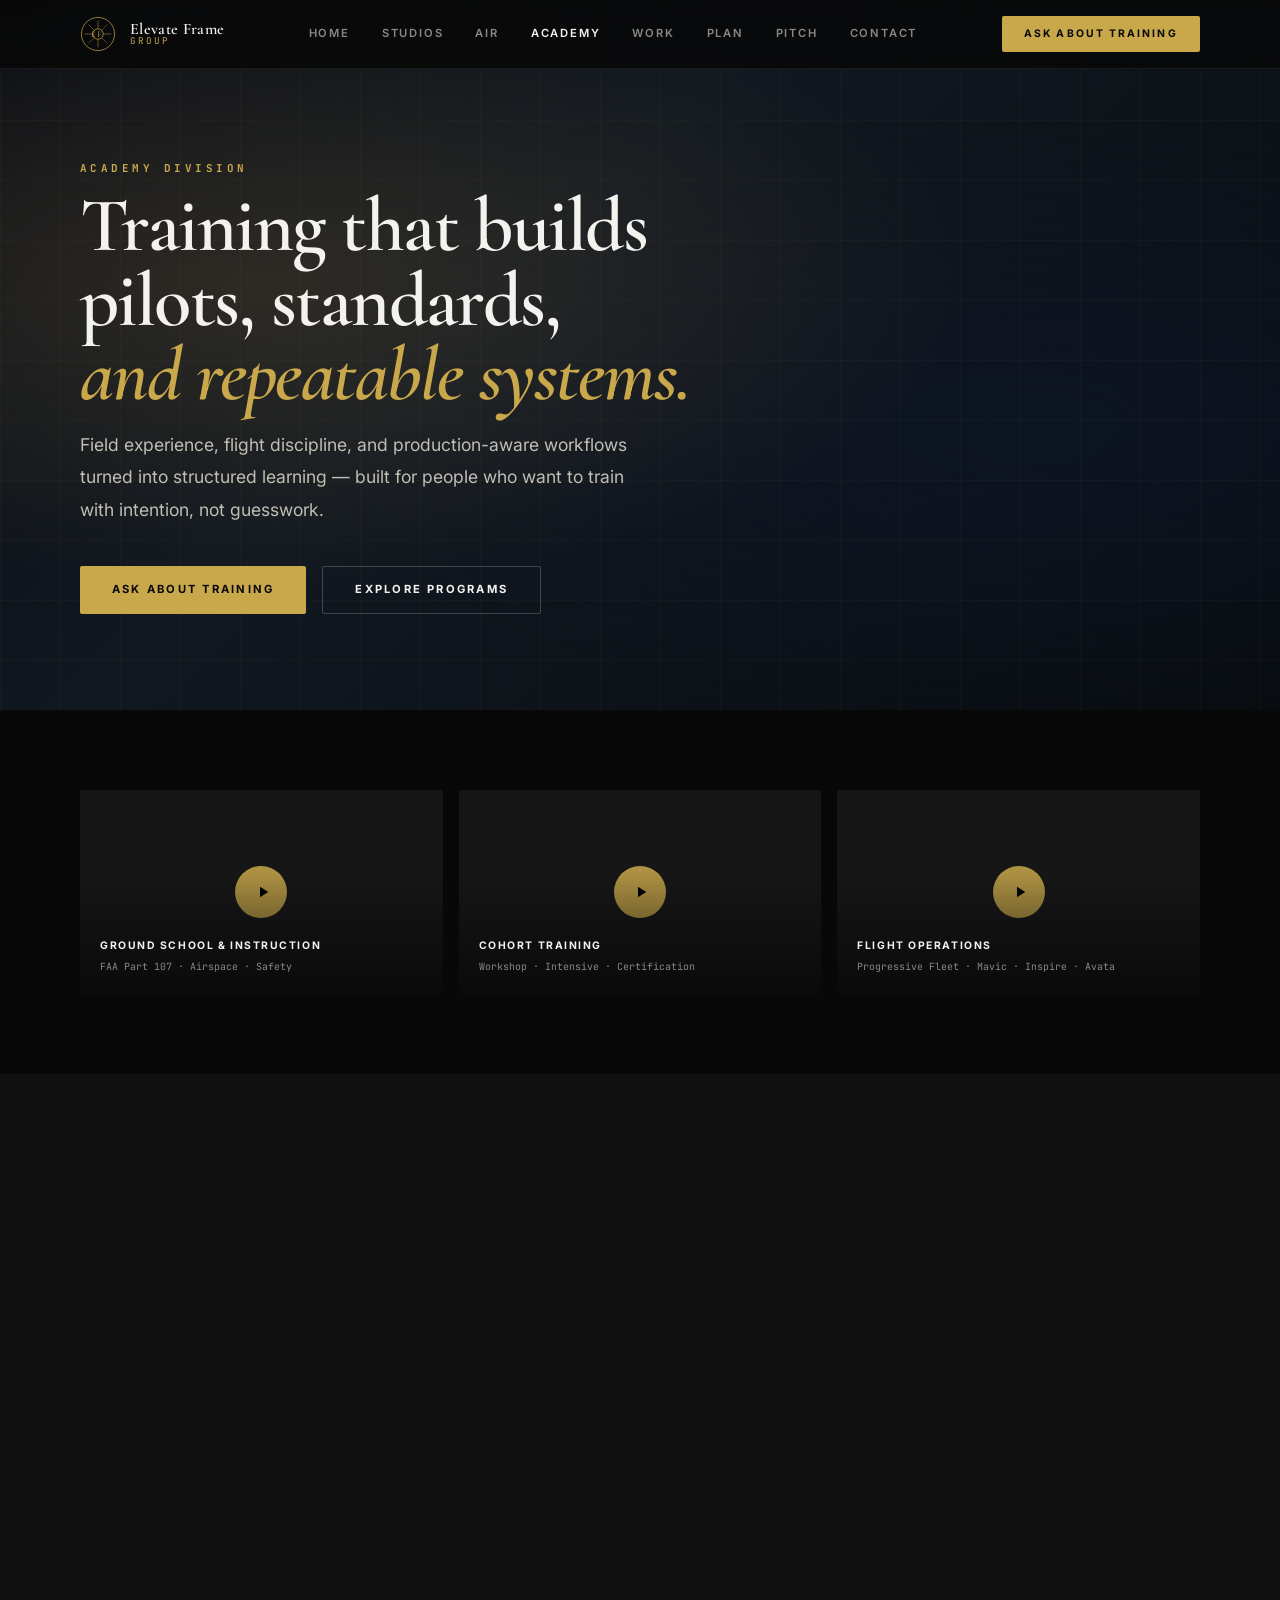
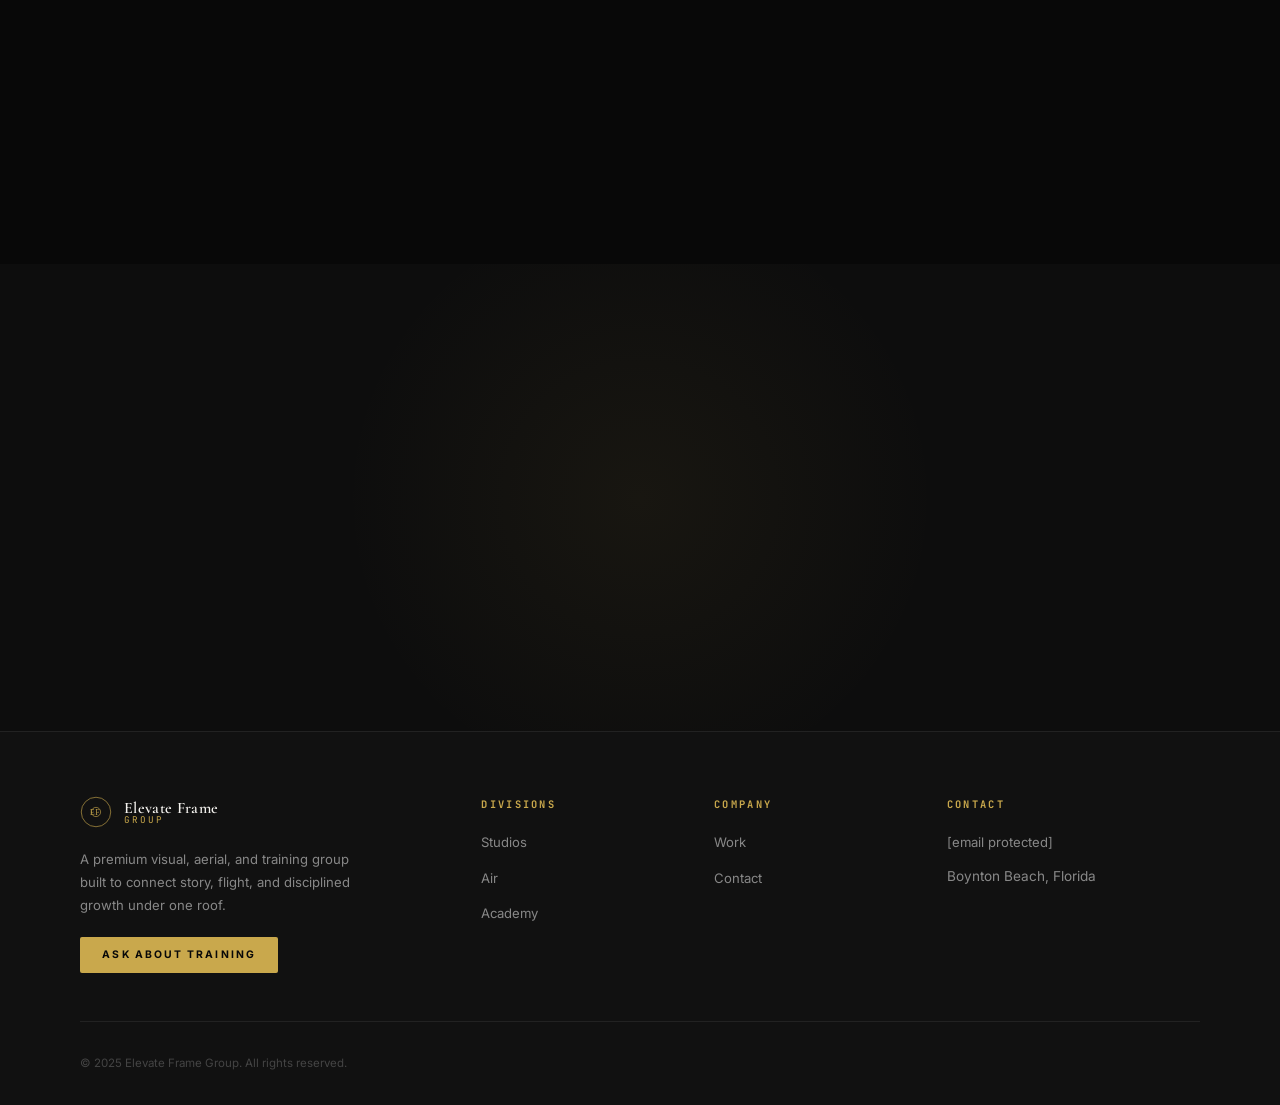
<file: academy.html>
<!DOCTYPE html>
<html lang="en">
<head>
  <meta charset="UTF-8" />
  <meta name="viewport" content="width=device-width, initial-scale=1.0" />
  <title>Academy — Elevate Frame Group</title>
  <meta name="description" content="Pilot development, SOP support, workshops, and training systems built with discipline. Elevate Frame Group Academy helps individuals and teams train with intent." />
  <link rel="stylesheet" href="css/style.css" />
  <link rel="preconnect" href="https://fonts.googleapis.com" />
  <link rel="preconnect" href="https://fonts.gstatic.com" crossorigin />

<style>
/* CRITICAL OVERRIDES */
.hero .reveal, .hero-page .reveal { opacity:1 !important; transform:none !important; }
.hero-content, .hero > .container, .hero-page > .container { position:relative !important; z-index:10 !important; }
.hero-video, .bp-hero-video, .pitch-hero-video { position:absolute !important; inset:0 !important; width:100% !important; height:100% !important; object-fit:cover !important; z-index:0 !important; filter:brightness(.45) saturate(.7) !important; pointer-events:none !important; }
.hero-bg, .hero::before, .hero-page::before { position:absolute !important; inset:0 !important; z-index:1 !important; pointer-events:none !important; }
</style>
</head>
<body>

  <!-- NAV -->
  <nav class="nav" role="navigation" aria-label="Main navigation">
    <div class="nav-inner">
      <a href="index.html" class="nav-brand" aria-label="Elevate Frame Group Home">
        <svg class="nav-monogram" viewBox="0 0 38 38" fill="none" xmlns="http://www.w3.org/2000/svg" aria-hidden="true">
          <circle cx="19" cy="19" r="17.5" stroke="#c9a84c" stroke-width="0.75" />
          <circle cx="19" cy="19" r="5.5" stroke="#c9a84c" stroke-width="0.75" />
          <line x1="19" y1="5" x2="19" y2="13.5" stroke="#c9a84c" stroke-width="0.5" />
          <line x1="19" y1="24.5" x2="19" y2="33" stroke="#c9a84c" stroke-width="0.5" />
          <line x1="5" y1="19" x2="13.5" y2="19" stroke="#c9a84c" stroke-width="0.5" />
          <line x1="24.5" y1="19" x2="33" y2="19" stroke="#c9a84c" stroke-width="0.5" />
          <line x1="9.2" y1="9.2" x2="15.2" y2="15.2" stroke="#c9a84c" stroke-width="0.4" />
          <line x1="22.8" y1="22.8" x2="28.8" y2="28.8" stroke="#c9a84c" stroke-width="0.4" />
          <line x1="28.8" y1="9.2" x2="22.8" y2="15.2" stroke="#c9a84c" stroke-width="0.4" />
          <line x1="15.2" y1="22.8" x2="9.2" y2="28.8" stroke="#c9a84c" stroke-width="0.4" />
          <text x="12" y="22" font-family="Cormorant Garamond, serif" font-size="9" font-weight="400" fill="#c9a84c" letter-spacing="0.5">EF</text>
        </svg>
        <div class="nav-wordmark">
          <span class="nav-wordmark-main">Elevate Frame</span>
          <span class="nav-wordmark-sub">Group</span>
        </div>
      </a>
      <div class="nav-links">
        <a href="index.html">Home</a>
        <a href="studios.html">Studios</a>
        <a href="air.html">Air</a>
        <a href="academy.html" class="active">Academy</a>
        <a href="work.html">Work</a>
        <a href="business-plan.html">Plan</a>
        <a href="pitch.html">Pitch</a>
        <a href="contact.html">Contact</a>
      </div>
      <div class="nav-cta">
        <a href="contact.html?division=academy" class="btn btn-primary btn-sm">Ask About Training</a>
        <button class="nav-hamburger" aria-label="Toggle menu"><span></span><span></span><span></span></button>
      </div>
    </div>
  </nav>
  <div class="nav-mobile">
    <a href="index.html">Home</a>
    <a href="studios.html">Studios</a>
    <a href="air.html">Air</a>
    <a href="academy.html">Academy</a>
    <a href="work.html">Work</a>
    <a href="business-plan.html">Business Plan</a>
    <a href="pitch.html">Pitch Package</a>
    <a href="contact.html">Contact</a>
    <a href="contact.html?division=academy" class="btn btn-primary" style="margin-top:8px;">Ask About Training</a>
  </div>

  <!-- HERO -->
  <section class="hero-page section-rich">
    <video class="hero-video" src="videos/studio.mp4" autoplay muted loop playsinline preload="auto"></video>
    <div class="hero-bg">
      <div class="hero-bg-gradient"></div><div class="hero-bg-fallback"></div>
      <div class="hero-bg-grid"></div>
    </div>
    <div class="container" style="position:relative;z-index:3;width:100%;">
      <p class="eyebrow mb-6 reveal">Academy Division</p>
      <h1 class="display-xl reveal reveal-delay-1">Training that builds<br />pilots, standards,<br /><em style="color:var(--gold);font-style:italic;">and repeatable systems.</em></h1>
      <p class="body-lg mt-8 reveal reveal-delay-2" style="max-width:580px;">Field experience, flight discipline, and production-aware workflows turned into structured learning — built for people who want to train with intention, not guesswork.</p>
      <div style="display:flex;gap:16px;flex-wrap:wrap;margin-top:40px;" class="reveal reveal-delay-3">
        <a href="contact.html?division=academy" class="btn btn-primary">Ask About Training</a>
        <a href="#programs" class="btn btn-outline">Explore Programs</a>
      </div>
    </div>
  </section>


  <!-- ACADEMY VIDEO GRID -->
  <section class="section-sm section-dark">
    <div class="container">
      <div class="video-grid-3">
        <div class="reel-card">
          <video src="videos/studio.mp4" muted loop playsinline preload="auto"></video>
          <div class="reel-play"><button class="reel-play-btn" aria-label="Play"><svg viewBox="0 0 24 24" width="18" height="18"><path d="M8 5v14l11-7z" fill="currentColor"/></svg></button></div>
          <div class="reel-card-overlay">
            <span class="reel-label">Ground School &amp; Instruction</span>
            <span class="reel-sublabel">FAA Part 107 · Airspace · Safety</span>
          </div>
        </div>
        <div class="reel-card">
          <video src="videos/studio.mp4" muted loop playsinline preload="auto"></video>
          <div class="reel-play"><button class="reel-play-btn" aria-label="Play"><svg viewBox="0 0 24 24" width="18" height="18"><path d="M8 5v14l11-7z" fill="currentColor"/></svg></button></div>
          <div class="reel-card-overlay">
            <span class="reel-label">Cohort Training</span>
            <span class="reel-sublabel">Workshop · Intensive · Certification</span>
          </div>
        </div>
        <div class="reel-card">
          <video src="videos/drone.mp4" muted loop playsinline preload="auto"></video>
          <div class="reel-play"><button class="reel-play-btn" aria-label="Play"><svg viewBox="0 0 24 24" width="18" height="18"><path d="M8 5v14l11-7z" fill="currentColor"/></svg></button></div>
          <div class="reel-card-overlay">
            <span class="reel-label">Flight Operations</span>
            <span class="reel-sublabel">Progressive Fleet · Mavic · Inspire · Avata</span>
          </div>
        </div>
      </div>
    </div>
  </section>
  <!-- ACADEMY DEMO PLAYER -->
  <section class="section section-mid">
    <div class="container">
      <div class="two-col-wide reveal">
        <div>
          <div class="video-player">
          <video src="videos/studio.mp4" preload="metadata" playsinline></video>
          <div class="play-overlay">
            <button class="play-btn" aria-label="Play"><svg viewBox="0 0 24 24" width="28" height="28"><path d="M8 5v14l11-7z" fill="currentColor"/></svg></button>
          </div>
          <div class="video-label">Academy — Training &amp; Standards Reel</div>
        </div>
          <p class="video-caption" style="margin-top:.75rem">Replace with your actual Academy reel</p>
        </div>
        <div>
          <p class="eyebrow mb-6">Standards-Driven</p>
          <h2 class="display-md mb-8">Most drone schools teach checklists. Academy teaches judgment.</h2>
          <p class="body-md">There is a difference between pilots who know the rules and pilots who understand why the rules exist. Academy is built for the second kind — people who want to operate with clarity, confidence, and the kind of professional discipline that earns trust in the field before the aircraft leaves the ground.</p>
        </div>
      </div>
    </div>
  </section>

  <!-- INTRO -->
  <section class="section section-mid">
    <div class="container">
      <div class="two-col-wide">
        <div class="reveal">
          <div class="gold-line"></div>
          <p class="eyebrow mb-6">The Division</p>
          <h2 class="display-md mb-8">Built for progression, not guesswork.</h2>
          <p class="body-lg mb-6">Academy is the instructional division of Elevate Frame Group. It was created to bridge the gap between owning gear and developing capability. Real training is not about random flight time or collecting equipment without structure — it is about building judgment, repeatable habits, operational awareness, and a progression that actually prepares people for field use.</p>
          <p class="body-md">That is the philosophy behind Academy. We focus on readiness, standards, workflow discipline, and the kind of practical development that supports both creative and technical growth.</p>
        </div>
        <div class="reveal reveal-delay-2">
          <div style="border:1px solid var(--black-border);background:var(--black-rich);">
            <div style="padding:40px 32px;">
              <p class="eyebrow mb-8">At a Glance</p>
              <div style="display:flex;flex-direction:column;gap:16px;">
                <div style="border-bottom:1px solid var(--black-border);padding-bottom:16px;">
                  <p class="label mb-4">Workshops from</p>
                  <p class="body-md text-white">$2,500 per session</p>
                </div>
                <div style="border-bottom:1px solid var(--black-border);padding-bottom:16px;">
                  <p class="label mb-4">Consulting from</p>
                  <p class="body-md text-white">$2,500 per engagement</p>
                </div>
                <div style="border-bottom:1px solid var(--black-border);padding-bottom:16px;">
                  <p class="label mb-4">Format</p>
                  <p class="body-md text-white">In-person · Remote · Hybrid</p>
                </div>
                <div>
                  <p class="label mb-4">Training platforms</p>
                  <p class="body-md text-white">DJI Mini 4 Pro · Mavic 3 Classic · Avata 2</p>
                </div>
              </div>
            </div>
          </div>
        </div>
      </div>
    </div>
  </section>

  <!-- GROWTH LADDER -->
  <section class="section section-dark" id="programs">
    <div class="container">
      <div class="section-header reveal">
        <div class="gold-line"></div>
        <p class="eyebrow mb-6">The Progression</p>
        <h2 class="display-md">A disciplined ladder of growth.</h2>
      </div>
      <p class="body-lg reveal" style="max-width:660px;margin-bottom:60px;">Academy is built around progression. The point is not to rush people toward the biggest platform possible. The point is to build readiness in sequence — so when the mission demands more, the pilot is prepared for it.</p>
      <div class="ladder reveal">
        <div class="ladder-step">
          <span class="ladder-num">01</span>
          <h3 class="ladder-title">Foundations</h3>
          <p class="ladder-body">Orientation, basic control, judgment, environment awareness, and repetition — building the habits that every higher stage depends on.</p>
        </div>
        <div class="ladder-step">
          <span class="ladder-num">02</span>
          <h3 class="ladder-title">Applied Flight</h3>
          <p class="ladder-body">Purpose-driven exercises tied to actual outcomes rather than empty stick time — learning to fly with intent, not just movement.</p>
        </div>
        <div class="ladder-step">
          <span class="ladder-num">03</span>
          <h3 class="ladder-title">Workflow Discipline</h3>
          <p class="ladder-body">Checklists, communication, setup logic, mission planning, and field habits — the systems that make solo and team operations reliable.</p>
        </div>
        <div class="ladder-step">
          <span class="ladder-num">04</span>
          <h3 class="ladder-title">Operational Growth</h3>
          <p class="ladder-body">Training that prepares people for higher-stakes environments, better systems, and more demanding workflows — readiness for what comes next.</p>
        </div>
      </div>
    </div>
  </section>

  <!-- PROGRAMS -->
  <section class="section section-mid">
    <div class="container">
      <div class="section-header reveal">
        <div class="gold-line"></div>
        <p class="eyebrow mb-6">What Academy Offers</p>
        <h2 class="display-md">Programs built for depth, not volume.</h2>
      </div>
      <div class="services-grid reveal">
        <div class="service-item">
          <span class="service-item-title">Pilot Development</span>
          <p class="service-item-body">Structured progressions designed to build confidence, control, and sound operating habits — for aspiring pilots and developing operators who want real growth, not random hours.</p>
        </div>
        <div class="service-item">
          <span class="service-item-title">Workshops</span>
          <p class="service-item-body">Focused sessions for individuals, teams, or organizations looking to improve skill, readiness, and workflow — structured curriculum, real outcomes, practical emphasis.</p>
        </div>
        <div class="service-item">
          <span class="service-item-title">SOP Support</span>
          <p class="service-item-body">Guidance for standard operating procedures, checklists, and process development — so operations run with consistency, clarity, and documentation that holds up in the field.</p>
        </div>
        <div class="service-item">
          <span class="service-item-title">Production-Aware Training</span>
          <p class="service-item-body">Instruction that understands both flight discipline and the realities of working inside real media environments — for creative teams adding aerial capability to their workflow.</p>
        </div>
        <div class="service-item">
          <span class="service-item-title">Operational Readiness</span>
          <p class="service-item-body">Training aimed at safer, cleaner, more deliberate execution in the field — from pre-flight planning through post-mission debrief and continuous improvement.</p>
        </div>
        <div class="service-item">
          <span class="service-item-title">Consulting</span>
          <p class="service-item-body">Support for organizations building internal capability, training pathways, or workflow standards — advisory engagement aligned to real operational objectives.</p>
        </div>
      </div>
    </div>
  </section>

  <!-- PHILOSOPHY + AUDIENCE -->
  <section class="section section-dark">
    <div class="container">
      <div class="two-col">
        <div class="reveal">
          <div class="gold-line"></div>
          <p class="eyebrow mb-6">Philosophy</p>
          <h2 class="display-md mb-8">Not toy-based hype.<br />Real development.</h2>
          <p class="body-lg mb-6">Academy is built on the belief that pilot development should reflect seriousness of purpose. That means training with progression in mind, using equipment intentionally, and treating standards as part of the craft — not an afterthought.</p>
          <p class="body-md mb-8">The result is training that respects the learner, respects the work, and respects the environments where that work happens. No shortcuts. No filler. Just the discipline required to build real capability.</p>
          <a href="contact.html?division=academy" class="btn btn-ghost">Ask About Training</a>
        </div>
        <div class="reveal reveal-delay-2">
          <div style="border:1px solid var(--black-border);background:var(--black-rich);">
            <div style="padding:40px 32px;">
              <p class="eyebrow mb-8">Who Academy Serves</p>
              <div style="display:flex;flex-direction:column;gap:16px;">
                <div style="border-bottom:1px solid var(--black-border);padding-bottom:14px;display:flex;align-items:flex-start;gap:12px;">
                  <span style="color:var(--gold);font-size:.7rem;margin-top:3px;">◆</span>
                  <p class="body-md">Aspiring pilots starting with proper foundations</p>
                </div>
                <div style="border-bottom:1px solid var(--black-border);padding-bottom:14px;display:flex;align-items:flex-start;gap:12px;">
                  <span style="color:var(--gold);font-size:.7rem;margin-top:3px;">◆</span>
                  <p class="body-md">Developing operators building toward more demanding work</p>
                </div>
                <div style="border-bottom:1px solid var(--black-border);padding-bottom:14px;display:flex;align-items:flex-start;gap:12px;">
                  <span style="color:var(--gold);font-size:.7rem;margin-top:3px;">◆</span>
                  <p class="body-md">Creative teams adding aerial capability to their workflow</p>
                </div>
                <div style="border-bottom:1px solid var(--black-border);padding-bottom:14px;display:flex;align-items:flex-start;gap:12px;">
                  <span style="color:var(--gold);font-size:.7rem;margin-top:3px;">◆</span>
                  <p class="body-md">Organizations seeking internal standards and SOP development</p>
                </div>
                <div style="display:flex;align-items:flex-start;gap:12px;">
                  <span style="color:var(--gold);font-size:.7rem;margin-top:3px;">◆</span>
                  <p class="body-md">Teams that want more discipline than hobby-level instruction provides</p>
                </div>
              </div>
            </div>
          </div>
        </div>
      </div>
    </div>
  </section>

  <!-- CTA -->
  <section class="cta-section">
    <div class="container">
      <div class="gold-line gold-line-center reveal"></div>
      <p class="eyebrow mb-6 reveal">Academy</p>
      <h2 class="display-md reveal reveal-delay-1">Train with intention.</h2>
      <p class="body-md reveal reveal-delay-2">If you are building pilot capability, refining standards, or developing a team, Academy provides a clearer and more disciplined path forward.</p>
      <div class="cta-actions reveal reveal-delay-3">
        <a href="contact.html?division=academy" class="btn btn-primary">Ask About Training</a>
        <a href="index.html" class="btn btn-outline">Back to EFG</a>
      </div>
    </div>
  </section>

  <!-- FOOTER -->
  <footer class="footer">
    <div class="container">
      <div class="footer-main">
        <div class="footer-brand">
          <a href="index.html" class="nav-brand" style="gap:12px;">
            <svg width="32" height="32" viewBox="0 0 38 38" fill="none" xmlns="http://www.w3.org/2000/svg"><circle cx="19" cy="19" r="17.5" stroke="#c9a84c" stroke-width="0.75"/><circle cx="19" cy="19" r="5.5" stroke="#c9a84c" stroke-width="0.75"/><text x="12" y="22" font-family="serif" font-size="9" fill="#c9a84c" letter-spacing="0.5">EF</text></svg>
            <div class="nav-wordmark"><span class="nav-wordmark-main">Elevate Frame</span><span class="nav-wordmark-sub">Group</span></div>
          </a>
          <p class="footer-brand-statement">A premium visual, aerial, and training group built to connect story, flight, and disciplined growth under one roof.</p>
          <a href="contact.html?division=academy" class="btn btn-primary btn-sm" style="align-self:flex-start;">Ask About Training</a>
        </div>
        <div><p class="footer-col-title">Divisions</p><ul class="footer-links"><li><a href="studios.html">Studios</a></li><li><a href="air.html">Air</a></li><li><a href="academy.html">Academy</a></li></ul></div>
        <div><p class="footer-col-title">Company</p><ul class="footer-links"><li><a href="work.html">Work</a></li><li><a href="contact.html">Contact</a></li></ul></div>
        <div><p class="footer-col-title">Contact</p><ul class="footer-links" style="gap:8px;"><li><a href="/cdn-cgi/l/email-protection#1e767b7272715e7b727b687f6a7b786c7f737b796c716b6e307d7173"><span class="__cf_email__" data-cfemail="a3cbc6cfcfcce3c6cfc6d5c2d7c6c5d1c2cec6c4d1ccd6d38dc0ccce">[email&#160;protected]</span></a></li><li><span style="color:var(--grey);font-size:.85rem;">Boynton Beach, Florida</span></li></ul></div>
      </div>
      <div class="footer-bottom">
        <p class="footer-copy">© 2025 Elevate Frame Group. All rights reserved.</p>
        <div class="foot
</file>
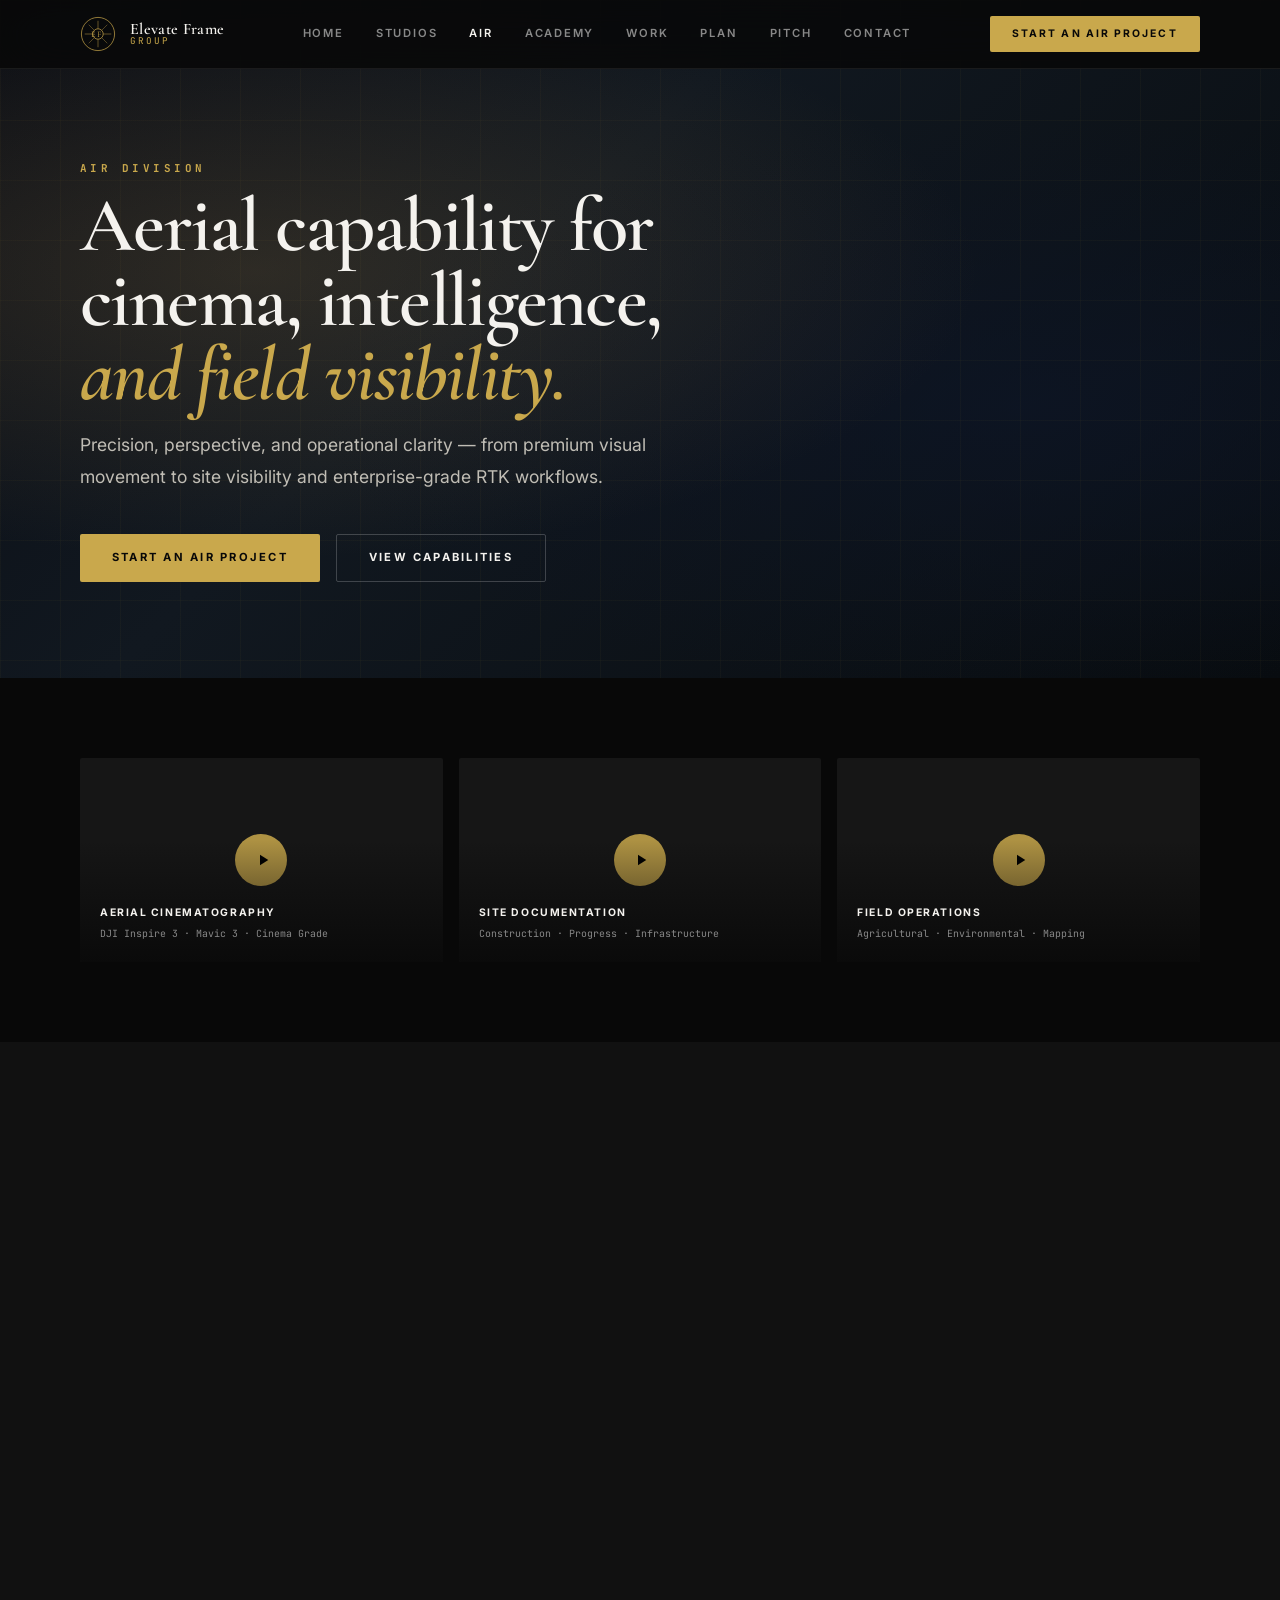
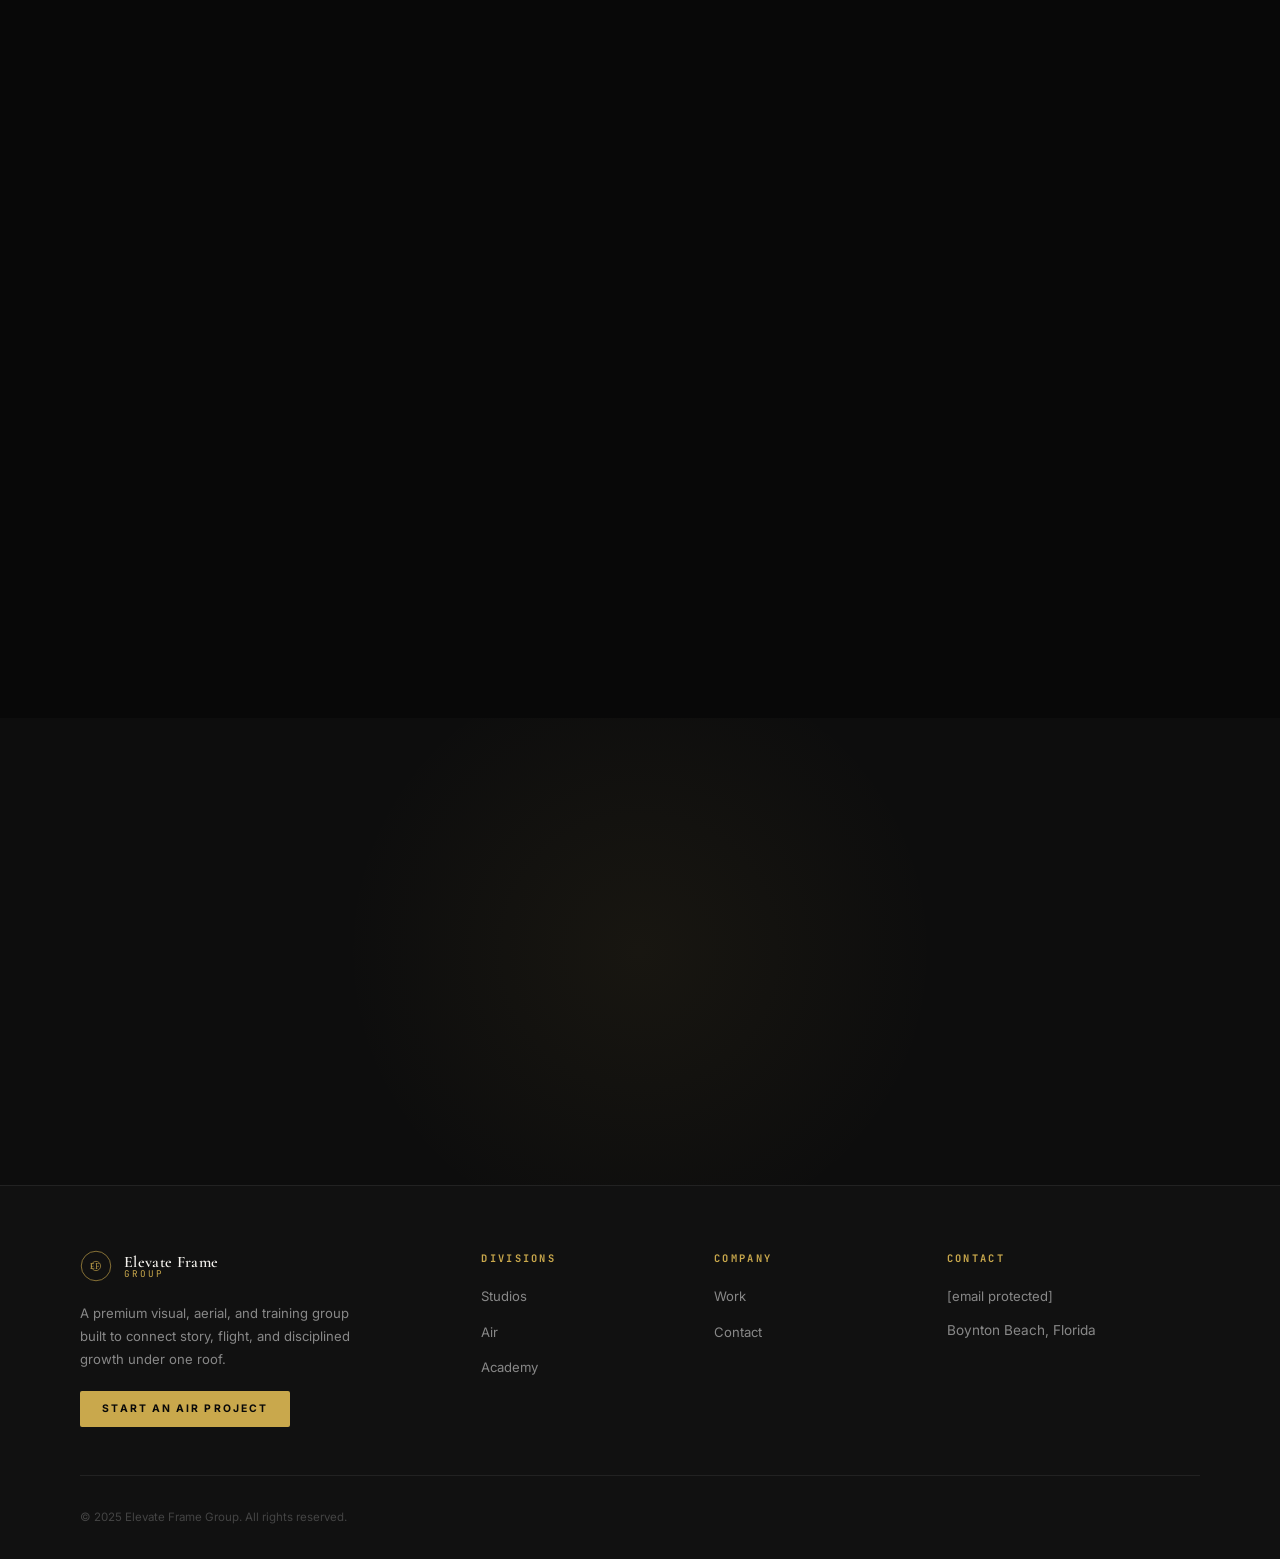
<file: air.html>
<!DOCTYPE html>
<html lang="en">
<head>
  <meta charset="UTF-8" />
  <meta name="viewport" content="width=device-width, initial-scale=1.0" />
  <title>Air — Elevate Frame Group</title>
  <meta name="description" content="Aerial capability for cinema, field visibility, and enterprise-ready operations. Elevate Frame Group Air supports premium visuals, RTK pathways, and technical mission growth." />
  <link rel="stylesheet" href="css/style.css" />
  <link rel="preconnect" href="https://fonts.googleapis.com" />
  <link rel="preconnect" href="https://fonts.gstatic.com" crossorigin />

<style>
/* CRITICAL OVERRIDES */
.hero .reveal, .hero-page .reveal { opacity:1 !important; transform:none !important; }
.hero-content, .hero > .container, .hero-page > .container { position:relative !important; z-index:10 !important; }
.hero-video, .bp-hero-video, .pitch-hero-video { position:absolute !important; inset:0 !important; width:100% !important; height:100% !important; object-fit:cover !important; z-index:0 !important; filter:brightness(.45) saturate(.7) !important; pointer-events:none !important; }
.hero-bg, .hero::before, .hero-page::before { position:absolute !important; inset:0 !important; z-index:1 !important; pointer-events:none !important; }
</style>
</head>
<body>

  <!-- NAV -->
  <nav class="nav" role="navigation" aria-label="Main navigation">
    <div class="nav-inner">
      <a href="index.html" class="nav-brand" aria-label="Elevate Frame Group Home">
        <svg class="nav-monogram" viewBox="0 0 38 38" fill="none" xmlns="http://www.w3.org/2000/svg" aria-hidden="true">
          <circle cx="19" cy="19" r="17.5" stroke="#c9a84c" stroke-width="0.75" />
          <circle cx="19" cy="19" r="5.5" stroke="#c9a84c" stroke-width="0.75" />
          <line x1="19" y1="5" x2="19" y2="13.5" stroke="#c9a84c" stroke-width="0.5" />
          <line x1="19" y1="24.5" x2="19" y2="33" stroke="#c9a84c" stroke-width="0.5" />
          <line x1="5" y1="19" x2="13.5" y2="19" stroke="#c9a84c" stroke-width="0.5" />
          <line x1="24.5" y1="19" x2="33" y2="19" stroke="#c9a84c" stroke-width="0.5" />
          <line x1="9.2" y1="9.2" x2="15.2" y2="15.2" stroke="#c9a84c" stroke-width="0.4" />
          <line x1="22.8" y1="22.8" x2="28.8" y2="28.8" stroke="#c9a84c" stroke-width="0.4" />
          <line x1="28.8" y1="9.2" x2="22.8" y2="15.2" stroke="#c9a84c" stroke-width="0.4" />
          <line x1="15.2" y1="22.8" x2="9.2" y2="28.8" stroke="#c9a84c" stroke-width="0.4" />
          <text x="12" y="22" font-family="Cormorant Garamond, serif" font-size="9" font-weight="400" fill="#c9a84c" letter-spacing="0.5">EF</text>
        </svg>
        <div class="nav-wordmark">
          <span class="nav-wordmark-main">Elevate Frame</span>
          <span class="nav-wordmark-sub">Group</span>
        </div>
      </a>
      <div class="nav-links">
        <a href="index.html">Home</a>
        <a href="studios.html">Studios</a>
        <a href="air.html" class="active">Air</a>
        <a href="academy.html">Academy</a>
        <a href="work.html">Work</a>
        <a href="business-plan.html">Plan</a>
        <a href="pitch.html">Pitch</a>
        <a href="contact.html">Contact</a>
      </div>
      <div class="nav-cta">
        <a href="contact.html?division=air" class="btn btn-primary btn-sm">Start an Air Project</a>
        <button class="nav-hamburger" aria-label="Toggle menu"><span></span><span></span><span></span></button>
      </div>
    </div>
  </nav>
  <div class="nav-mobile">
    <a href="index.html">Home</a>
    <a href="studios.html">Studios</a>
    <a href="air.html">Air</a>
    <a href="academy.html">Academy</a>
    <a href="work.html">Work</a>
    <a href="business-plan.html">Business Plan</a>
    <a href="pitch.html">Pitch Package</a>
    <a href="contact.html">Contact</a>
    <a href="contact.html?division=air" class="btn btn-primary" style="margin-top:8px;">Start an Air Project</a>
  </div>

  <!-- HERO -->
  <section class="hero-page section-rich">
    <video class="hero-video" src="videos/drone.mp4" autoplay muted loop playsinline preload="auto"></video>
    <div class="hero-bg">
      <div class="hero-bg-gradient"></div><div class="hero-bg-fallback"></div>
      <div class="hero-bg-grid"></div>
    </div>
    <div class="container" style="position:relative;z-index:3;width:100%;">
      <p class="eyebrow mb-6 reveal">Air Division</p>
      <h1 class="display-xl reveal reveal-delay-1">Aerial capability for<br />cinema, intelligence,<br /><em style="color:var(--gold);font-style:italic;">and field visibility.</em></h1>
      <p class="body-lg mt-8 reveal reveal-delay-2" style="max-width:580px;">Precision, perspective, and operational clarity — from premium visual movement to site visibility and enterprise-grade RTK workflows.</p>
      <div style="display:flex;gap:16px;flex-wrap:wrap;margin-top:40px;" class="reveal reveal-delay-3">
        <a href="contact.html?division=air" class="btn btn-primary">Start an Air Project</a>
        <a href="#capabilities" class="btn btn-outline">View Capabilities</a>
      </div>
    </div>
  </section>


  <!-- AIR VIDEO GRID -->
  <section class="section-sm section-dark">
    <div class="container">
      <div class="video-grid-3">
        <div class="reel-card">
          <video src="videos/aerial.mp4" muted loop playsinline preload="auto"></video>
          <div class="reel-play"><button class="reel-play-btn" aria-label="Play"><svg viewBox="0 0 24 24" width="18" height="18"><path d="M8 5v14l11-7z" fill="currentColor"/></svg></button></div>
          <div class="reel-card-overlay">
            <span class="reel-label">Aerial Cinematography</span>
            <span class="reel-sublabel">DJI Inspire 3 · Mavic 3 · Cinema Grade</span>
          </div>
        </div>
        <div class="reel-card">
          <video src="videos/aerial.mp4" muted loop playsinline preload="auto"></video>
          <div class="reel-play"><button class="reel-play-btn" aria-label="Play"><svg viewBox="0 0 24 24" width="18" height="18"><path d="M8 5v14l11-7z" fill="currentColor"/></svg></button></div>
          <div class="reel-card-overlay">
            <span class="reel-label">Site Documentation</span>
            <span class="reel-sublabel">Construction · Progress · Infrastructure</span>
          </div>
        </div>
        <div class="reel-card">
          <video src="videos/drone.mp4" muted loop playsinline preload="auto"></video>
          <div class="reel-play"><button class="reel-play-btn" aria-label="Play"><svg viewBox="0 0 24 24" width="18" height="18"><path d="M8 5v14l11-7z" fill="currentColor"/></svg></button></div>
          <div class="reel-card-overlay">
            <span class="reel-label">Field Operations</span>
            <span class="reel-sublabel">Agricultural · Environmental · Mapping</span>
          </div>
        </div>
      </div>
    </div>
  </section>
  <!-- AIR DEMO PLAYER -->
  <section class="section section-mid">
    <div class="container">
      <div class="two-col-wide reveal">
        <div>
          <div class="video-player">
          <video src="videos/drone.mp4" preload="metadata" playsinline></video>
          <div class="play-overlay">
            <button class="play-btn" aria-label="Play"><svg viewBox="0 0 24 24" width="28" height="28"><path d="M8 5v14l11-7z" fill="currentColor"/></svg></button>
          </div>
          <div class="video-label">Air Division — Aerial Operations Reel</div>
        </div>
          <p class="video-caption" style="margin-top:.75rem">Replace with your actual EFG Air reel</p>
        </div>
        <div>
          <p class="eyebrow mb-6">Aerial Intelligence</p>
          <h2 class="display-md mb-8">This is not aerial spectacle. It is aerial intelligence.</h2>
          <p class="body-md">Air does not treat flight as decoration. Every operation is mission-planned, FAA-compliant, and built around a specific visual objective — whether that's cinematic movement for a brand campaign, repeatable site documentation for a construction client, or thermal imaging for an infrastructure inspection.</p>
        </div>
      </div>
    </div>
  </section>

  <!-- INTRO -->
  <section class="section section-mid">
    <div class="container">
      <div class="two-col-wide">
        <div class="reveal">
          <div class="gold-line"></div>
          <p class="eyebrow mb-6">The Division</p>
          <h2 class="display-md mb-8">Flight as both image and instrument.</h2>
          <p class="body-lg mb-6">Air is the aerial operations division of Elevate Frame Group. It exists to serve two realities at once: the need for premium aerial visuals and the need for reliable operational visibility. We approach flight not as novelty, but as a disciplined capability that can support storytelling, site intelligence, inspection pathways, technical documentation, and enterprise expansion.</p>
          <p class="body-md">Our current stack supports controlled, professional flight across training, production, and mission-ready deployment. The roadmap includes RTK precision, thermal pathways, and enterprise systems designed to serve infrastructure, land, agricultural, and industrial use cases with more depth over time.</p>
        </div>
        <div class="reveal reveal-delay-2">
          <div style="border:1px solid var(--black-border);background:var(--black-rich);">
            <div style="padding:40px 32px;">
              <p class="eyebrow mb-8">At a Glance</p>
              <div style="display:flex;flex-direction:column;gap:16px;">
                <div style="border-bottom:1px solid var(--black-border);padding-bottom:16px;">
                  <p class="label mb-4">Aerial cinema from</p>
                  <p class="body-md text-white">$1,250 per engagement</p>
                </div>
                <div style="border-bottom:1px solid var(--black-border);padding-bottom:16px;">
                  <p class="label mb-4">Enterprise pathways</p>
                  <p class="body-md text-white">RTK · Thermal · Infrastructure</p>
                </div>
                <div style="border-bottom:1px solid var(--black-border);padding-bottom:16px;">
                  <p class="label mb-4">Compliance</p>
                  <p class="body-md text-white">FAA Part 107 certified operations</p>
                </div>
                <div>
                  <p class="label mb-4">Fleet</p>
                  <p class="body-md text-white">DJI Inspire 3 · Mavic 3 Classic · Mini 4 Pro · Avata 2</p>
                </div>
              </div>
            </div>
          </div>
        </div>
      </div>
    </div>
  </section>

  <!-- SERVICES -->
  <section class="section section-dark" id="capabilities">
    <div class="container">
      <div class="section-header reveal">
        <div class="gold-line"></div>
        <p class="eyebrow mb-6">What Air Delivers</p>
        <h2 class="display-md">Capability from cinematic to enterprise-grade.</h2>
      </div>
      <div class="services-grid reveal">
        <div class="service-item">
          <span class="service-item-title">Aerial Cinematography</span>
          <p class="service-item-body">Premium aerial movement for brand films, campaigns, documentaries, and high-end visual content — built for production environments, not novelty shots.</p>
        </div>
        <div class="service-item">
          <span class="service-item-title">Site Visibility</span>
          <p class="service-item-body">Recurring or one-off aerial documentation for progress tracking, overview capture, and stakeholder visibility across construction, land, and facility environments.</p>
        </div>
        <div class="service-item">
          <span class="service-item-title">Inspection Support Pathways</span>
          <p class="service-item-body">Aerial positioning that supports safer, broader visual access in field environments — infrastructure, rooftop, agricultural, and industrial applications.</p>
        </div>
        <div class="service-item">
          <span class="service-item-title">Mapping &amp; RTK Growth Pathways</span>
          <p class="service-item-body">Scalable future-facing capability for clients who need precision-oriented operational workflows — DJI Matrice 350 RTK on the Year 2 enterprise roadmap.</p>
        </div>
        <div class="service-item">
          <span class="service-item-title">Thermal Expansion Readiness</span>
          <p class="service-item-body">A planned enterprise pathway for thermal and advanced inspection use cases — Zenmuse H30T thermal payload on the enterprise roadmap where mission demand justifies deployment.</p>
        </div>
        <div class="service-item">
          <span class="service-item-title">Flight Planning &amp; Operational Discipline</span>
          <p class="service-item-body">Structured mission preparation, risk awareness, and standards-based execution — from pre-flight briefing through post-mission documentation and media delivery.</p>
        </div>
      </div>
    </div>
  </section>

  <!-- FLEET -->
  <section class="section section-mid">
    <div class="container">
      <div class="section-header reveal">
        <div class="gold-line"></div>
        <p class="eyebrow mb-6">The Fleet</p>
        <h2 class="display-md">Built beyond toy-drone thinking.</h2>
      </div>
      <p class="body-lg reveal" style="max-width:660px;margin-bottom:60px;">Air is structured around professional development, layered flight capability, and a real-world progression from training platforms to enterprise-grade systems. The objective is to deploy the right aircraft, the right workflow, and the right discipline for the mission.</p>
      <div class="work-grid reveal" style="grid-template-columns:repeat(2,1fr);">
        <div class="work-tile">
          <span class="work-tile-division">Cinema Platform</span>
          <h3 class="work-tile-title">DJI Inspire 3</h3>
          <p class="work-tile-body">Professional cinema drone with interchangeable lens system. The premium aerial cinema platform for high-end visual production. Features raw capture, six-directional obstacle sensing, and dual-operator mode.</p>
        </div>
        <div class="work-tile">
          <span class="work-tile-division">Production Platform</span>
          <h3 class="work-tile-title">DJI Mavic 3 Classic</h3>
          <p class="work-tile-body">Hasselblad camera, 4/3 CMOS sensor. Versatile production platform for cinematic aerial work, site visibility, and commercial engagements. A proven field-ready workhorse.</p>
        </div>
        <div class="work-tile">
          <span class="work-tile-division">Training &amp; Agility Platform</span>
          <h3 class="work-tile-title">DJI Mini 4 Pro (×2)</h3>
          <p class="work-tile-body">Sub-250g classification, obstacle avoidance, RC 2 controller. Primary pilot training and agility development platform — how pilots earn reps on modern, professional systems without compromising quality.</p>
        </div>
        <div class="work-tile">
          <span class="work-tile-division">FPV &amp; Dynamic Platform</span>
          <h3 class="work-tile-title">DJI Avata 2</h3>
          <p class="work-tile-body">FPV with goggles and motion controller. Immersive FPV capability for dynamic, tight-space, and cinematic movement work — a distinct visual language no other platform provides.</p>
        </div>
      </div>

      <!-- Year 2 expansion table -->
      <div style="margin-top:60px;" class="reveal">
        <p class="eyebrow mb-6">Year 2 Enterprise Expansion</p>
        <div style="border:1px solid var(--black-border);overflow-x:auto;">
          <table style="width:100%;border-collapse:collapse;">
            <thead>
              <tr style="border-bottom:1px solid var(--black-border);background:var(--black-rich);">
                <th style="text-align:left;padding:16px 24px;font-family:var(--font-mono);font-size:.6rem;letter-spacing:.2em;text-transform:uppercase;color:var(--gold);font-weight:500;">Platform</th>
                <th style="text-align:left;padding:16px 24px;font-family:var(--font-mono);font-size:.6rem;letter-spacing:.2em;text-transform:uppercase;color:var(--gold);font-weight:500;">Purpose</th>
                <th style="text-align:right;padding:16px 24px;font-family:var(--font-mono);font-size:.6rem;letter-spacing:.2em;text-transform:uppercase;color:var(--gold);font-weight:500;">Est. Investment</th>
                <th style="text-align:left;padding:16px 24px;font-family:var(--font-mono);font-size:.6rem;letter-spacing:.2em;text-transform:uppercase;color:var(--gold);font-weight:500;">Trigger</th>
              </tr>
            </thead>
            <tbody>
              <tr style="border-bottom:1px solid var(--black-border);background:var(--black-mid);">
                <td style="padding:16px 24px;font-size:.88rem;color:var(--white);">DJI Matrice 350 RTK</td>
                <td style="padding:16px 24px;font-size:.82rem;color:var(--grey);">Precision mapping, inspection, enterprise operations</td>
                <td style="padding:16px 24px;font-size:.88rem;color:var(--white-muted);text-align:right;">$14,814</td>
                <td style="padding:16px 24px;font-size:.78rem;color:var(--grey);">Signed RTK / inspection contract</td>
              </tr>
              <tr style="border-bottom:1px solid var(--black-border);background:var(--black-mid);">
                <td style="padding:16px 24px;font-size:.88rem;color:var(--white);">Zenmuse H30T Payload</td>
                <td style="padding:16px 24px;font-size:.82rem;color:var(--grey);">Thermal imaging, quint-sensor inspection</td>
                <td style="padding:16px 24px;font-size:.88rem;color:var(--white-muted);text-align:right;">$11,610</td>
                <td style="padding:16px 24px;font-size:.78rem;color:var(--grey);">Thermal inspection contract</td>
              </tr>
              <tr style="border-bottom:1px solid var(--black-border);background:var(--black-mid);">
                <td style="padding:16px 24px;font-size:.88rem;color:var(--white);">Freefly Alta X</td>
                <td style="padding:16px 24px;font-size:.82rem;color:var(--grey);">Heavy-lift cinema platform, up to 35 lb payload</td>
                <td style="padding:16px 24px;font-size:.88rem;color:var(--white-muted);text-align:right;">$32,495</td>
                <td style="padding:16px 24px;font-size:.78rem;color:var(--grey);">Premium cinema / broadcast contract</td>
              </tr>
              <tr style="background:var(--black-mid);">
                <td style="padding:16px 24px;font-size:.88rem;color:var(--white);">ARRI Alexa Mini Package</td>
                <td style="padding:16px 24px;font-size:.82rem;color:var(--grey);">Cinema-grade aerial / ground system</td>
                <td style="padding:16px 24px;font-size:.88rem;color:var(--white-muted);text-align:right;">~$22,800</td>
                <td style="padding:16px 24px;font-size:.78rem;color:var(--grey);">Feature / broadcast demand</td>
              </tr>
            </tbody>
          </table>
        </div>
        <p class="body-sm" style="margin-top:12px;">Year 2 equipment is trigger-based — purchased only when a signed contract justifies the investment.</p>
      </div>
    </div>
  </section>

  <!-- COMPLIANCE -->
  <section class="section section-dark">
    <div class="container">
      <div class="two-col">
        <div class="reveal">
          <div class="gold-line"></div>
          <p class="eyebrow mb-6">Compliance &amp; Standards</p>
          <h2 class="display-md mb-8">Professional flight requires discipline.</h2>
          <p class="body-lg mb-6">Air is built around lawful operation, mission awareness, equipment readiness, and a disciplined respect for risk. The goal is not just to fly — the goal is to fly with purpose, consistency, and standards that support long-term trust across commercial, institutional, and technical environments.</p>
          <p class="body-md">All commercial drone operations are conducted under FAA Part 107 Remote Pilot Certificate requirements. Operations are logged, insured, and mission-planned with full compliance documentation available on request.</p>
        </div>
        <div class="reveal reveal-delay-2">
          <div style="border:1px solid var(--black-border);background:var(--black-rich);">
            <div style="padding:40px 32px;">
              <p class="eyebrow mb-8">Compliance Framework</p>
              <div style="display:flex;flex-direction:column;gap:16px;">
                <div style="border-bottom:1px solid var(--black-border);padding-bottom:14px;display:flex;align-items:flex-start;gap:12px;">
                  <span style="color:var(--gold);font-size:.7rem;margin-top:3px;">◆</span>
                  <div><p style="font-size:.82rem;font-weight:600;color:var(--white);margin-bottom:4px;letter-spacing:.05em;">FAA Part 107</p><p class="body-sm">Remote Pilot Certificate, registration, 24-month recurrency</p></div>
                </div>
                <div style="border-bottom:1px solid var(--black-border);padding-bottom:14px;display:flex;align-items:flex-start;gap:12px;">
                  <span style="color:var(--gold);font-size:.7rem;margin-top:3px;">◆</span>
                  <div><p style="font-size:.82rem;font-weight:600;color:var(--white);margin-bottom:4px;letter-spacing:.05em;">Insurance Coverage</p><p class="body-sm">General liability + aviation/inland marine + E&O</p></div>
                </div>
                <div style="border-bottom:1px solid var(--black-border);padding-bottom:14px;display:flex;align-items:flex-start;gap:12px;">
                  <span style="color:var(--gold);font-size:.7rem;margin-top:3px;">◆</span>
                  <div><p style="font-size:.82rem;font-weight:600;color:var(--white);margin-bottom:4px;letter-spacing:.05em;">OSHA Safety Standards</p><p class="body-sm">Field safety protocols and risk mitigation procedures</p></div>
                </div>
                <div style="display:flex;align-items:flex-start;gap:12px;">
                  <span style="color:var(--gold);font-size:.7rem;margin-top:3px;">◆</span>
                  <div><p style="font-size:.82rem;font-weight:600;color:var(--white);margin-bottom:4px;letter-spacing:.05em;">Florida Privacy Law (FIPA)</p><p class="body-sm">Compliance with filming location and airspace requirements</p></div>
                </div>
              </div>
            </div>
          </div>
        </div>
      </div>
    </div>
  </section>

  <!-- CTA -->
  <section class="cta-section">
    <div class="container">
      <div class="gold-line gold-line-center reveal"></div>
      <p class="eyebrow mb-6 reveal">Air</p>
      <h2 class="display-md reveal reveal-delay-1">Bring the aerial layer into the project.</h2>
      <p class="body-md reveal reveal-delay-2">Whether the need is cinematic, operational, or technical, Air gives you a disciplined aerial capability inside the broader Elevate Frame Group system.</p>
      <div class="cta-actions reveal reveal-delay-3">
        <a href="contact.html?division=air" class="btn btn-primary">Start an Air Project</a>
        <a href="index.html" class="btn btn-outline">Back to EFG</a>
      </div>
    </div>
  </section>

  <!-- FOOTER -->
  <footer class="footer">
    <div class="container">
      <div class="footer-main">
        <div class="footer-brand">
          <a href="index.html" class="nav-brand" style="gap:12px;">
            <svg width="32" height="32" viewBox="0 0 38 38" fill="none" xmlns="http://www.w3.org/2000/svg"><circle cx="19" cy="19" r="17.5" stroke="#c9a84c" stroke-width="0.75"/><circle cx="19" cy="19" r="5.5" stroke="#c9a84c" stroke-width="0.75"/><text x="12" y="22" font-family="serif" font-size="9" fill="#c9a84c" letter-spacing="0.5">EF</text></svg>
            <div class="nav-wordmark"><span class="nav-wordmark-main">Elevate Frame</span><span class="nav-wordmark-sub">Group</span></div>
          </a>
          <p class="footer-brand-statement">A premium visual, aerial, and training group built to connect story, flight, and disciplined growth under one roof.</p>
          <a href="contact.html?division=air" class="btn btn-primary btn-sm" style="align-self:flex-start;">Start an Air Project</a>
        </div>
        <div><p class="footer-col-title">Divisions</p><ul class="footer-links"><li><a href="studios.html">Studios</a></li><li><a href="air.html">Air</a></li><li><a href="academy.html">Academy</a></li></ul></div>
        <div><p class="footer-col-title">Company</p><ul class="footer-links"><li><a href="work.html">Work</a></li><li><a href="contact.html">Contact</a></li></ul></div>
        <div><p class="footer-col-title">Contact</p><ul class="footer-links" style="gap:8px;"><li><a href="/cdn-cgi/l/email-protection#84ece1e8e8ebc4e1e8e1f2e5f0e1e2f6e5e9e1e3f6ebf1f4aae7ebe9"><span class="__cf_email__" data-cfemail="4c24292020230c2920293a2d38292a3e2d21292b3e23393c622f2321">[email&#160;protected]</span></a></li><li><span style="color:var(--grey);font-size:.85rem;">Boynton Beach, Florida</span></li></ul></div>
      </div>
      <div class="footer-bottom">
        <p class="footer-copy">© 2025 Elevate Frame Group. All rights reserved.</p>
        <div class="foot
</file>
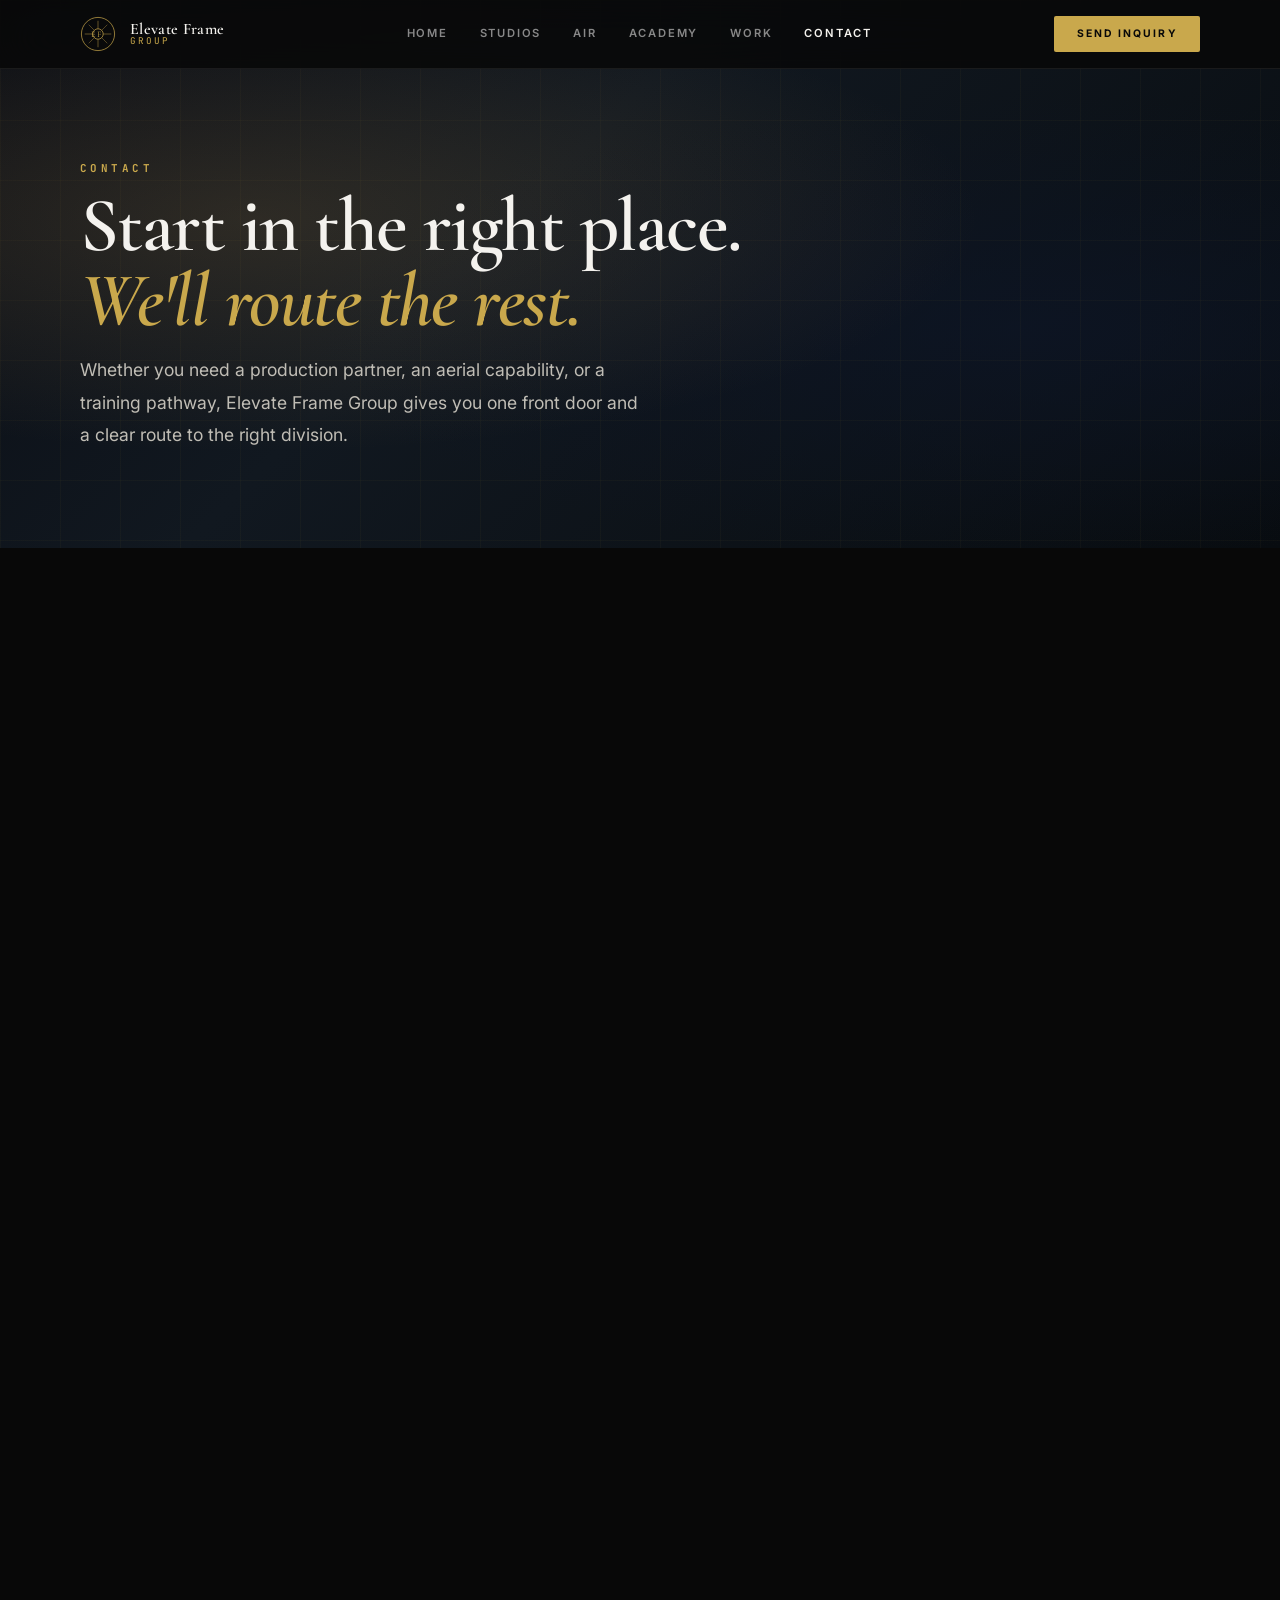
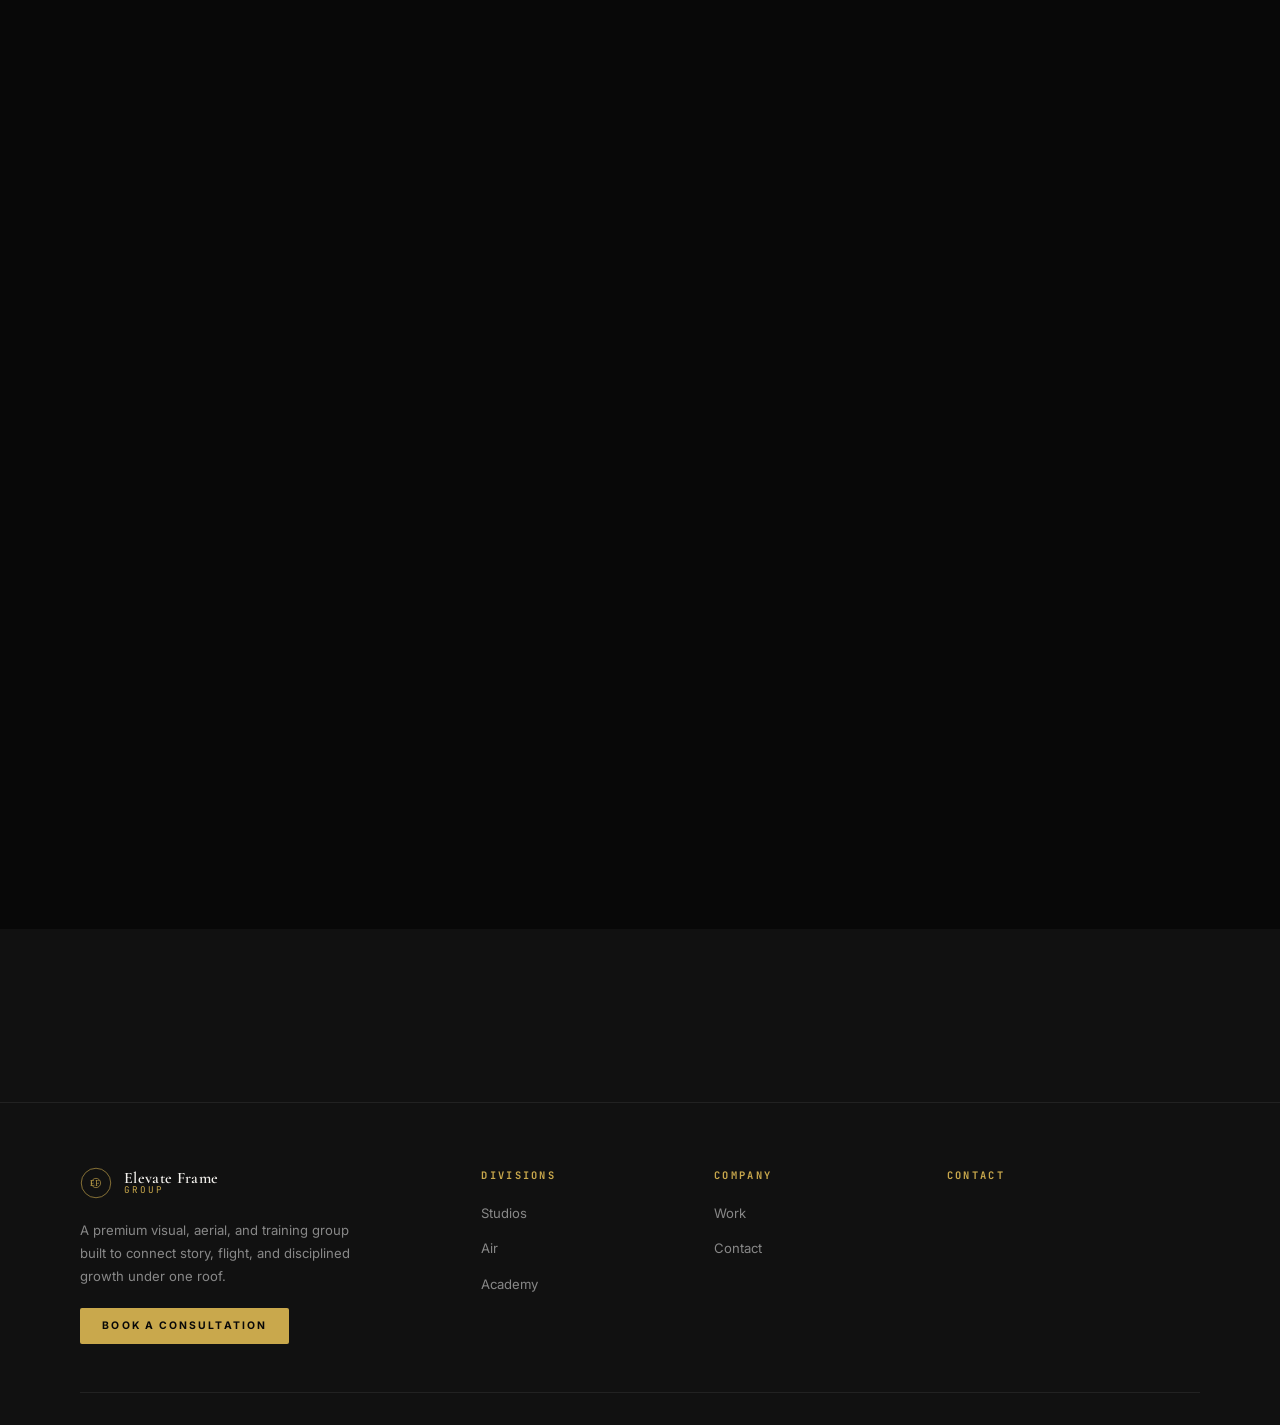
<file: contact.html>
<!DOCTYPE html>
<html lang="en">
<head>
  <meta charset="UTF-8" />
  <meta name="viewport" content="width=device-width, initial-scale=1.0" />
  <title>Contact — Elevate Frame Group</title>
  <meta name="description" content="Start a conversation with Elevate Frame Group. Route your inquiry to Studios, Air, or Academy and connect with the right team for your project or training need." />
  <link rel="stylesheet" href="css/style.css" />
  <link rel="preconnect" href="https://fonts.googleapis.com" />
  <link rel="preconnect" href="https://fonts.gstatic.com" crossorigin />

<style>
/* CRITICAL OVERRIDES */
.hero .reveal, .hero-page .reveal { opacity:1 !important; transform:none !important; }
.hero-content, .hero > .container, .hero-page > .container { position:relative !important; z-index:10 !important; }
.hero-video, .bp-hero-video, .pitch-hero-video { position:absolute !important; inset:0 !important; width:100% !important; height:100% !important; object-fit:cover !important; z-index:0 !important; filter:brightness(.45) saturate(.7) !important; pointer-events:none !important; }
.hero-bg, .hero::before, .hero-page::before { position:absolute !important; inset:0 !important; z-index:1 !important; pointer-events:none !important; }
</style>
</head>
<body>

  <!-- NAV -->
  <nav class="nav" role="navigation" aria-label="Main navigation">
    <div class="nav-inner">
      <a href="index.html" class="nav-brand" aria-label="Elevate Frame Group Home">
        <svg class="nav-monogram" viewBox="0 0 38 38" fill="none" xmlns="http://www.w3.org/2000/svg" aria-hidden="true">
          <circle cx="19" cy="19" r="17.5" stroke="#c9a84c" stroke-width="0.75" />
          <circle cx="19" cy="19" r="5.5" stroke="#c9a84c" stroke-width="0.75" />
          <line x1="19" y1="5" x2="19" y2="13.5" stroke="#c9a84c" stroke-width="0.5" />
          <line x1="19" y1="24.5" x2="19" y2="33" stroke="#c9a84c" stroke-width="0.5" />
          <line x1="5" y1="19" x2="13.5" y2="19" stroke="#c9a84c" stroke-width="0.5" />
          <line x1="24.5" y1="19" x2="33" y2="19" stroke="#c9a84c" stroke-width="0.5" />
          <line x1="9.2" y1="9.2" x2="15.2" y2="15.2" stroke="#c9a84c" stroke-width="0.4" />
          <line x1="22.8" y1="22.8" x2="28.8" y2="28.8" stroke="#c9a84c" stroke-width="0.4" />
          <line x1="28.8" y1="9.2" x2="22.8" y2="15.2" stroke="#c9a84c" stroke-width="0.4" />
          <line x1="15.2" y1="22.8" x2="9.2" y2="28.8" stroke="#c9a84c" stroke-width="0.4" />
          <text x="12" y="22" font-family="Cormorant Garamond, serif" font-size="9" font-weight="400" fill="#c9a84c" letter-spacing="0.5">EF</text>
        </svg>
        <div class="nav-wordmark">
          <span class="nav-wordmark-main">Elevate Frame</span>
          <span class="nav-wordmark-sub">Group</span>
        </div>
      </a>
      <div class="nav-links">
        <a href="index.html">Home</a>
        <a href="studios.html">Studios</a>
        <a href="air.html">Air</a>
        <a href="academy.html">Academy</a>
        <a href="work.html">Work</a>
        <a href="contact.html" class="active">Contact</a>
      </div>
      <div class="nav-cta">
        <a href="#form" class="btn btn-primary btn-sm">Send Inquiry</a>
        <button class="nav-hamburger" aria-label="Toggle menu"><span></span><span></span><span></span></button>
      </div>
    </div>
  </nav>
  <div class="nav-mobile">
    <a href="index.html">Home</a>
    <a href="studios.html">Studios</a>
    <a href="air.html">Air</a>
    <a href="academy.html">Academy</a>
    <a href="work.html">Work</a>
    <a href="business-plan.html">Business Plan</a>
    <a href="pitch.html">Pitch Package</a>
    <a href="contact.html">Contact</a>
    <a href="#form" class="btn btn-primary" style="margin-top:8px;">Send Inquiry</a>
  </div>

  <!-- HERO -->
  <section class="hero-page section-rich">
    <video class="hero-video" src="videos/aerial.mp4" autoplay muted loop playsinline preload="auto"></video>
    <div class="hero-bg">
      <div class="hero-bg-gradient"></div><div class="hero-bg-fallback"></div>
      <div class="hero-bg-grid"></div>
    </div>
    <div class="container" style="position:relative;z-index:3;width:100%;">
      <p class="eyebrow mb-6 reveal">Contact</p>
      <h1 class="display-xl reveal reveal-delay-1">Start in the right place.<br /><em style="color:var(--gold);font-style:italic;">We'll route the rest.</em></h1>
      <p class="body-lg mt-8 reveal reveal-delay-2" style="max-width:560px;">Whether you need a production partner, an aerial capability, or a training pathway, Elevate Frame Group gives you one front door and a clear route to the right division.</p>
    </div>
  </section>

  <!-- ROUTING CARDS -->
  <section class="section section-dark">
    <div class="container">
      <div class="section-header reveal">
        <div class="gold-line"></div>
        <p class="eyebrow mb-6">Choose the Right Lane</p>
        <h2 class="display-md">Tell us what you're building.</h2>
        <p class="body-md mt-8" style="max-width:560px;">Use the form below to reach the parent team or route directly into the division that best fits your need. If you are not sure where the project belongs, start with the larger objective and we will guide the conversation from there.</p>
      </div>

      <div class="routing-grid reveal" id="routing-cards">
        <div class="routing-card" data-division="studios" tabindex="0" role="button" aria-pressed="false">
          <span class="routing-card-label">Division 01</span>
          <span class="routing-card-title">Studios</span>
          <p class="routing-card-body">Brand films, founder stories, campaign production, editorial work, and post-production.</p>
        </div>
        <div class="routing-card" data-division="air" tabindex="0" role="button" aria-pressed="false">
          <span class="routing-card-label">Division 02</span>
          <span class="routing-card-title">Air</span>
          <p class="routing-card-body">Aerial cinematography, site visibility, mission planning, inspection pathways, and technical flight projects.</p>
        </div>
        <div class="routing-card" data-division="academy" tabindex="0" role="button" aria-pressed="false">
          <span class="routing-card-label">Division 03</span>
          <span class="routing-card-title">Academy</span>
          <p class="routing-card-body">Pilot development, workshops, SOP support, consulting, and training-led engagements.</p>
        </div>
        <div class="routing-card" data-division="general" tabindex="0" role="button" aria-pressed="false">
          <span class="routing-card-label">General</span>
          <span class="routing-card-title">Not Sure Yet</span>
          <p class="routing-card-body">Projects that cross divisions or need help identifying the best starting point. We'll route you.</p>
        </div>
      </div>

      <!-- FORM -->
      <div id="form" class="reveal">
        <div class="two-col-wide">
          <div>
            <p class="eyebrow mb-6">Inquiry Form</p>
            <p class="body-md mb-8">Share a few details about your project, timeline, and division of interest. The more context you provide, the faster we can route the conversation and respond with something useful.</p>
            <form id="contact-form" class="contact-form" novalidate>
              <div class="form-row">
                <div class="form-group">
                  <label class="form-label" for="name">Name *</label>
                  <input class="form-input" id="name" name="name" type="text" placeholder="Your full name" required />
                </div>
                <div class="form-group">
                  <label class="form-label" for="company">Company / Organization</label>
                  <input class="form-input" id="company" name="company" type="text" placeholder="Company name" />
                </div>
              </div>
              <div class="form-row">
                <div class="form-group">
                  <label class="form-label" for="email">Email *</label>
                  <input class="form-input" id="email" name="email" type="email" placeholder="your@email.com" required />
                </div>
                <div class="form-group">
                  <label class="form-label" for="phone">Phone</label>
                  <input class="form-input" id="phone" name="phone" type="tel" placeholder="(XXX) XXX-XXXX" />
                </div>
              </div>
              <div class="form-row">
                <div class="form-group">
                  <label class="form-label" for="division-select">Division of Interest</label>
                  <select class="form-select" id="division-select" name="division">
                    <option value="">Select a division</option>
                    <option value="studios">Studios — Production &amp; narrative</option>
                    <option value="air">Air — Aerial &amp; flight operations</option>
                    <option value="academy">Academy — Training &amp; SOPs</option>
                    <option value="general">General / Not sure yet</option>
                  </select>
                </div>
                <div class="form-group">
                  <label class="form-label" for="project-type">Project Type</label>
                  <select class="form-select" id="project-type" name="project_type">
                    <option value="">Select type</option>
                    <option value="brand-film">Brand Film</option>
                    <option value="campaign">Campaign Production</option>
                    <option value="documentary">Documentary / Editorial</option>
                    <option value="aerial-cinema">Aerial Cinematography</option>
                    <option value="site-visibility">Site Visibility</option>
                    <option value="inspection">Inspection / RTK</option>
                    <option value="workshop">Pilot Development Workshop</option>
                    <option value="sop">SOP / Workflow Consulting</option>
                    <option value="other">Other</option>
                  </select>
                </div>
              </div>
              <div class="form-row">
                <div class="form-group">
                  <label class="form-label" for="timeline">Timeline</label>
                  <select class="form-select" id="timeline" name="timeline">
                    <option value="">Select timeline</option>
                    <option value="asap">ASAP / Urgent</option>
                    <option value="1month">Within 1 month</option>
                    <option value="3months">Within 3 months</option>
                    <option value="6months">Within 6 months</option>
                    <option value="planning">Still planning</option>
                  </select>
                </div>
                <div class="form-group">
                  <label class="form-label" for="budget">Budget Range</label>
                  <select class="form-select" id="budget" name="budget">
                    <option value="">Select range</option>
                    <option value="under5k">Under $5,000</option>
                    <option value="5k-10k">$5,000 — $10,000</option>
                    <option value="10k-25k">$10,000 — $25,000</option>
                    <option value="25k-50k">$25,000 — $50,000</option>
                    <option value="50k+">$50,000+</option>
                    <option value="discuss">Let's discuss</option>
                  </select>
                </div>
              </div>
              <div class="form-group">
                <label class="form-label" for="message">Tell us about the project *</label>
                <textarea class="form-textarea" id="message" name="message" placeholder="Share your objectives, context, key requirements, and anything else that helps us understand the project…" required></textarea>
              </div>
              <button type="submit" class="btn btn-primary form-submit">Send Inquiry</button>
            </form>
          </div>

          <!-- Right column: direct contact + links -->
          <div style="display:flex;flex-direction:column;gap:32px;">
            <div style="border:1px solid var(--black-border);background:var(--black-rich);">
              <div style="padding:36px 28px;">
                <p class="eyebrow mb-8">Prefer a Direct Conversation?</p>
                <p class="body-md mb-8">If your need is time-sensitive or easier to explain live, reach out directly and we'll help route the conversation.</p>
                <div style="display:flex;flex-direction:column;gap:16px;">
                  <div style="border-bottom:1px solid var(--black-border);padding-bottom:14px;">
                    <p class="label mb-4">Email</p>
                    <a href="/cdn-cgi/l/email-protection#59313c353536193c353c2f382d3c3f2b38343c3e2b362c29773a3634" style="font-size:.88rem;color:var(--gold);"><span class="__cf_email__" data-cfemail="563e333a3a3916333a33203722333024373b3331243923267835393b">[email&#160;protected]</span></a>
                  </div>
                  <div style="border-bottom:1px solid var(--black-border);padding-bottom:14px;">
                    <p class="label mb-4">Location</p>
                    <p class="body-md">Boynton Beach, Florida</p>
                  </div>
                  <div>
                    <p class="label mb-4">Response time</p>
                    <p class="body-md">Within one business day</p>
                  </div>
                </div>
              </div>
            </div>

            <div style="border:1px solid var(--black-border);background:var(--black-rich);">
              <div style="padding:36px 28px;">
                <p class="eyebrow mb-8">One Group. Clear Entry Points.</p>
                <div style="display:flex;flex-direction:column;gap:12px;">
                  <a href="studios.html" style="display:flex;justify-content:space-between;align-items:center;padding:12px 0;border-bottom:1px solid var(--black-border);text-decoration:none;">
                    <span style="font-size:.8rem;font-weight:600;letter-spacing:.08em;text-transform:uppercase;color:var(--white);">Studios</span>
                    <span style="color:var(--gold);font-size:.8rem;">→</span>
                  </a>
                  <a href="air.html" style="display:flex;justify-content:space-between;align-items:center;padding:12px 0;border-bottom:1px solid var(--black-border);text-decoration:none;">
                    <span style="font-size:.8rem;font-weight:600;letter-spacing:.08em;text-transform:uppercase;color:var(--white);">Air</span>
                    <span style="color:var(--gold);font-size:.8rem;">→</span>
                  </a>
                  <a href="academy.html" style="display:flex;justify-content:space-between;align-items:center;padding:12px 0;border-bottom:1px solid var(--black-border);text-decoration:none;">
                    <span style="font-size:.8rem;font-weight:600;letter-spacing:.08em;text-transform:uppercase;color:var(--white);">Academy</span>
                    <span style="color:var(--gold);font-size:.8rem;">→</span>
                  </a>
                  <a href="work.html" style="display:flex;justify-content:space-between;align-items:center;padding:12px 0;text-decoration:none;">
                    <span style="font-size:.8rem;font-weight:600;letter-spacing:.08em;text-transform:uppercase;color:var(--white);">Work</span>
                    <span style="color:var(--gold);font-size:.8rem;">→</span>
                  </a>
                </div>
              </div>
            </div>
          </div>
        </div>
      </div>
    </div>
  </section>

  <!-- INFO STRIP -->
  <div class="section-sm section-mid">
    <div class="container">
      <div class="contact-info-grid reveal">
        <div class="contact-info-item">
          <span class="contact-info-label">Headquarters</span>
          <span class="contact-info-value">Boynton Beach, Florida</span>
        </div>
        <div class="contact-info-item">
          <span class="contact-info-label">General Inquiries</span>
          <a href="/cdn-cgi/l/email-protection#a8c0cdc4c4c7e8cdc4cddec9dccdcedac9c5cdcfdac7ddd886cbc7c5" class="contact-info-value" style="color:var(--gold);"><span class="__cf_email__" data-cfemail="771f121b1b1837121b12011603121105161a1210051802075914181a">[email&#160;protected]</span></a>
        </div>
        <div class="contact-info-item">
          <span class="contact-info-label">Business Classification</span>
          <span class="contact-info-value">Disabled &amp; minority veteran-owned</span>
        </div>
      </div>
    </div>
  </div>

  <!-- FOOTER -->
  <footer class="footer">
    <div class="container">
      <div class="footer-main">
        <div class="footer-brand">
          <a href="index.html" class="nav-brand" style="gap:12px;">
            <svg width="32" height="32" viewBox="0 0 38 38" fill="none" xmlns="http://www.w3.org/2000/svg"><circle cx="19" cy="19" r="17.5" stroke="#c9a84c" stroke-width="0.75"/><circle cx="19" cy="19" r="5.5" stroke="#c9a84c" stroke-width="0.75"/><text x="12" y="22" font-family="serif" font-size="9" fill="#c9a84c" letter-spacing="0.5">EF</text></svg>
            <div class="nav-wordmark"><span class="nav-wordmark-main">Elevate Frame</span><span class="nav-wordmark-sub">Group</span></div>
          </a>
          <p class="footer-brand-statement">A premium visual, aerial, and training group built to connect story, flight, and disciplined growth under one roof.</p>
          <a href="#form" class="btn btn-primary btn-sm" style="align-self:flex-start;">Book a Consultation</a>
        </div>
        <div><p class="footer-col-title">Divisions</p><ul class="footer-links"><li><a href="studios.html">Studios</a></li><li><a href="air.html">Air</a></li><li><a href="academy.html">Academy</a></li></ul></div>
        <div><p class="footer-col-title">Company</p><ul class="footer-links"><li><a href="work.html">Work</a></li><li><a href="contact.html">Contact</a></li></ul></div>
        <div><p class="footer-col-title">Contact</p><ul class="footer-links" style="gap:8px;"><li><a href="/cdn-cgi/l/email-protection#d4bcb1b8b8bb94b1b8b1a2b5a0b1b2a6b5b9b1b3a6bba1a4fab7bbb9"><span class="__cf_email__" data-cfemail="b3dbd6dfdfdcf3d6dfd6c5d2c7d6d5c1d2ded6d4c1dcc6c39d
</file>
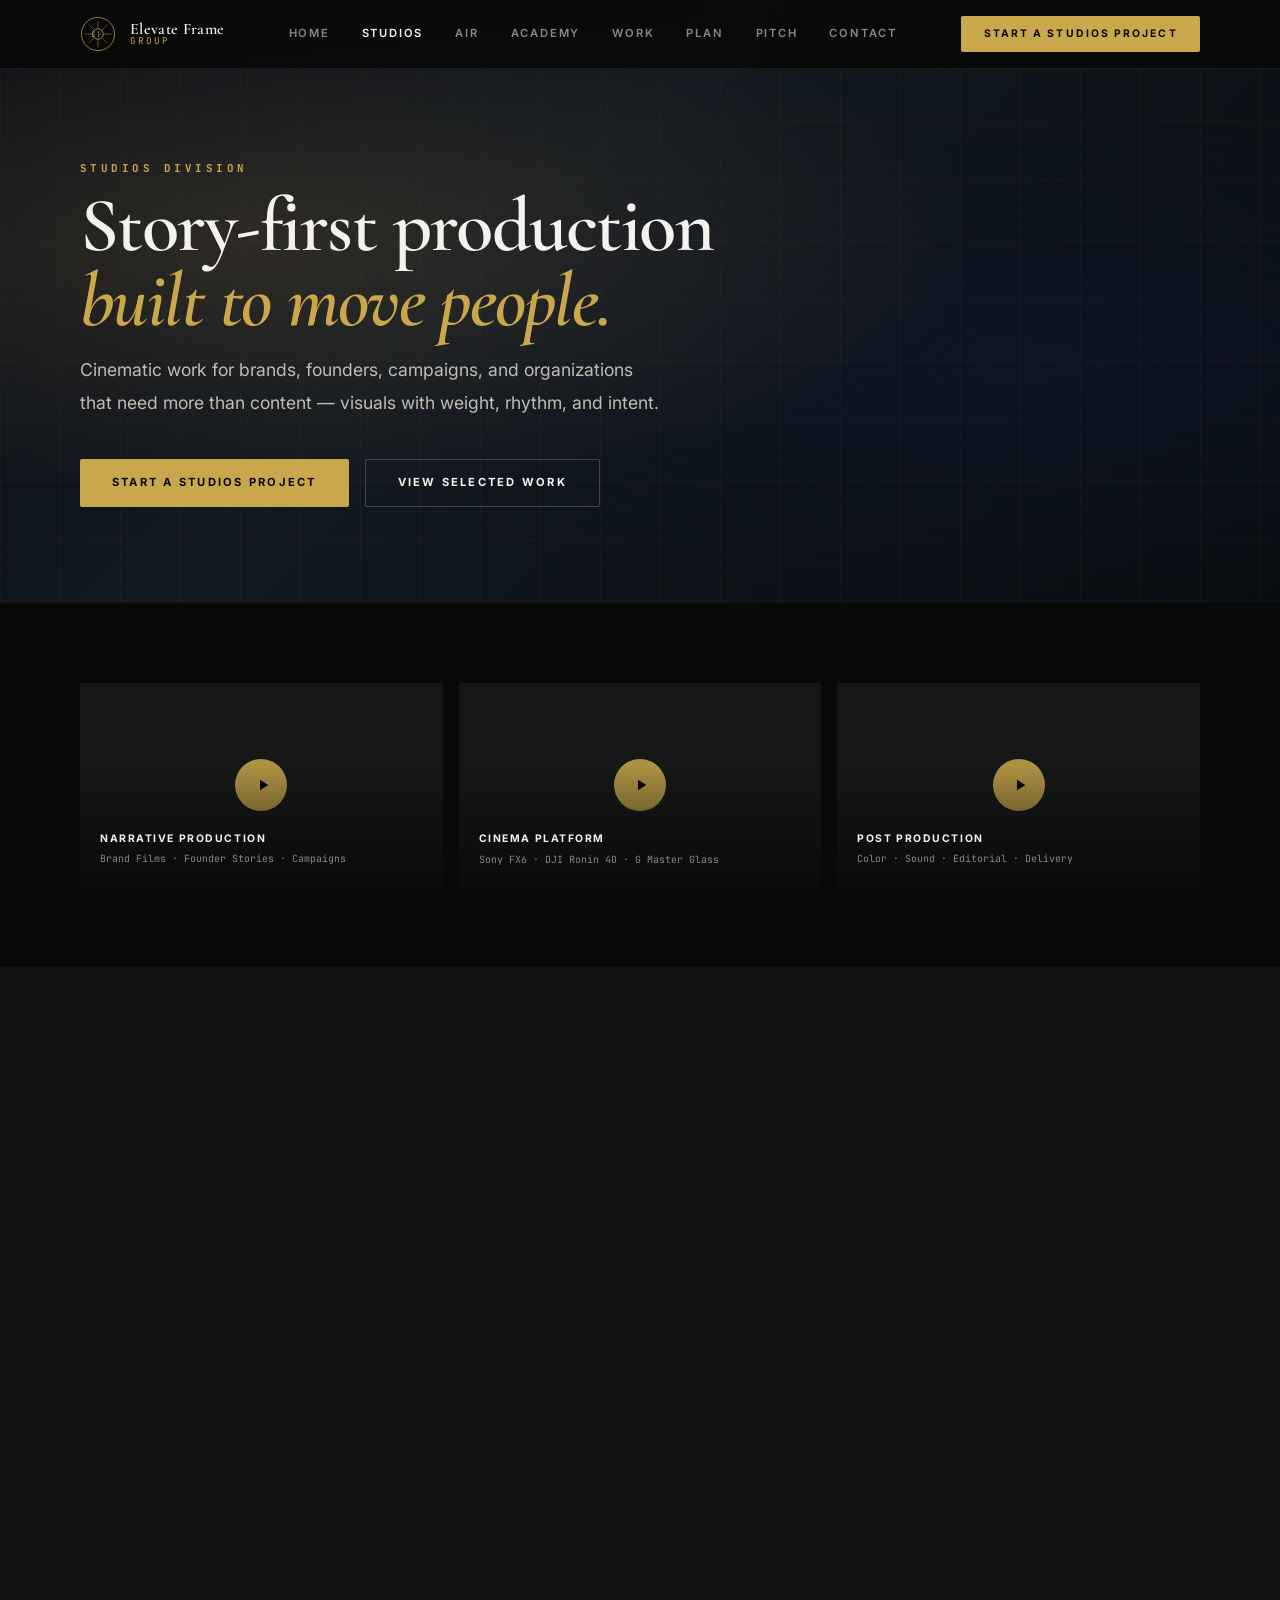
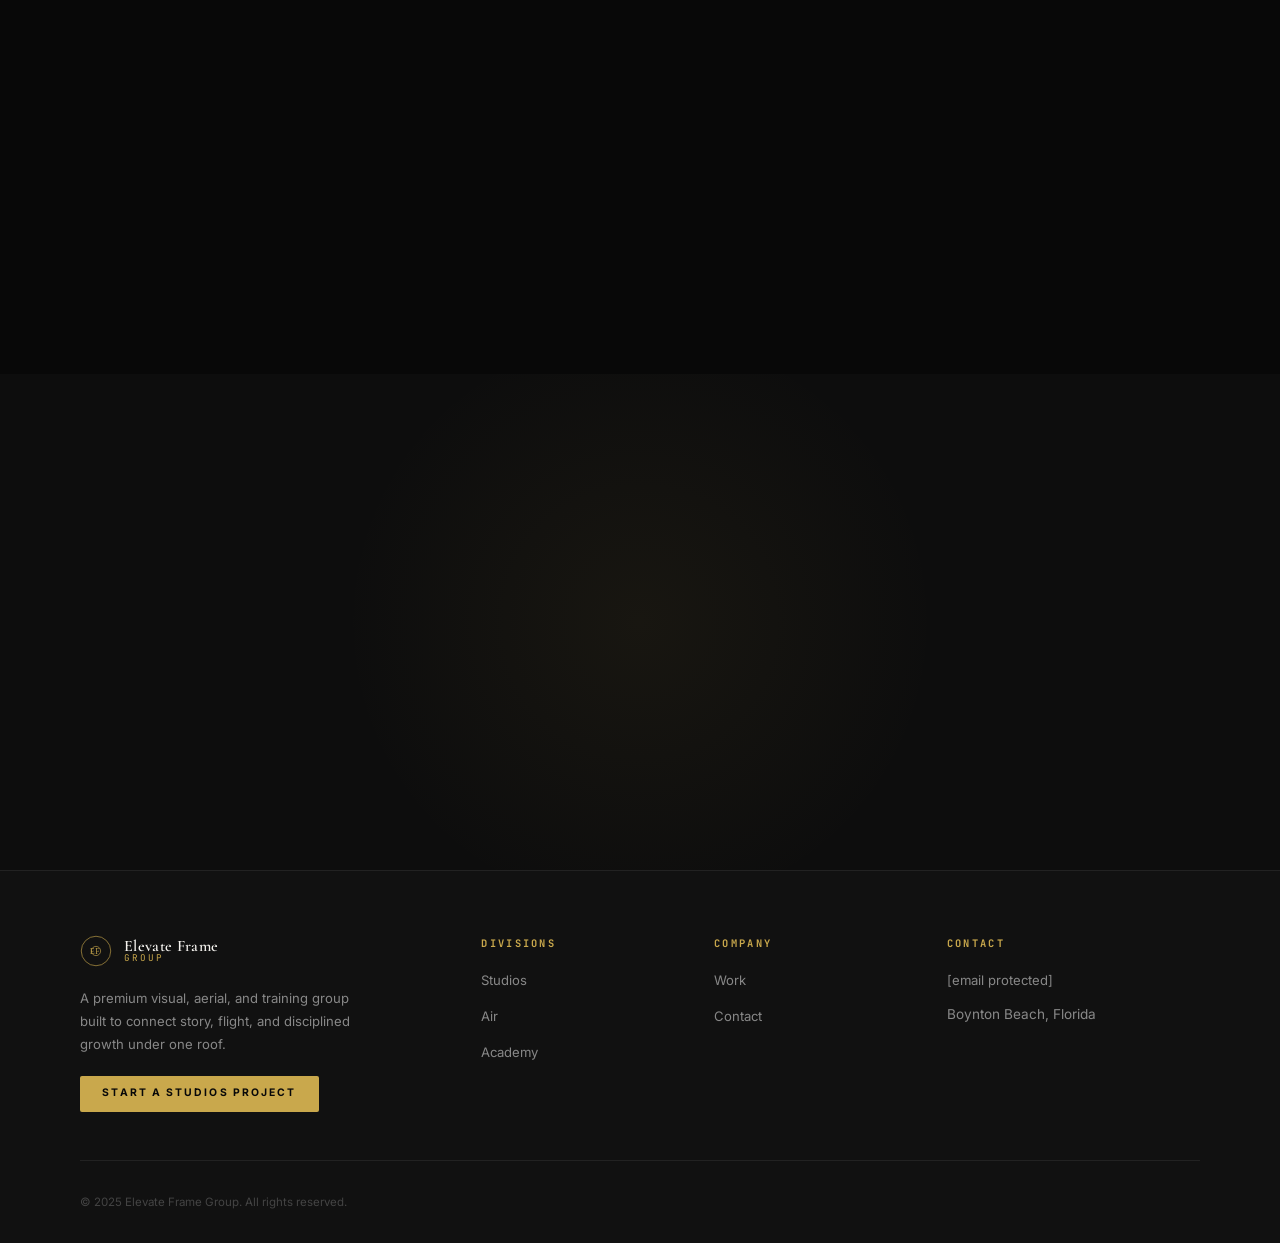
<file: studios.html>
<!DOCTYPE html>
<html lang="en">
<head>
  <meta charset="UTF-8" />
  <meta name="viewport" content="width=device-width, initial-scale=1.0" />
  <title>Studios — Elevate Frame Group</title>
  <meta name="description" content="Story-first production for brands, founders, organizations, and campaigns. Elevate Frame Group Studios creates premium visual work built to move people and carry meaning." />
  <link rel="stylesheet" href="css/style.css" />
  <link rel="preconnect" href="https://fonts.googleapis.com" />
  <link rel="preconnect" href="https://fonts.gstatic.com" crossorigin />

<style>
/* CRITICAL OVERRIDES */
.hero .reveal, .hero-page .reveal { opacity:1 !important; transform:none !important; }
.hero-content, .hero > .container, .hero-page > .container { position:relative !important; z-index:10 !important; }
.hero-video, .bp-hero-video, .pitch-hero-video { position:absolute !important; inset:0 !important; width:100% !important; height:100% !important; object-fit:cover !important; z-index:0 !important; filter:brightness(.45) saturate(.7) !important; pointer-events:none !important; }
.hero-bg, .hero::before, .hero-page::before { position:absolute !important; inset:0 !important; z-index:1 !important; pointer-events:none !important; }
</style>
</head>
<body>

  <!-- NAV -->
  <nav class="nav" role="navigation" aria-label="Main navigation">
    <div class="nav-inner">
      <a href="index.html" class="nav-brand" aria-label="Elevate Frame Group Home">
        <svg class="nav-monogram" viewBox="0 0 38 38" fill="none" xmlns="http://www.w3.org/2000/svg" aria-hidden="true">
          <circle cx="19" cy="19" r="17.5" stroke="#c9a84c" stroke-width="0.75" />
          <circle cx="19" cy="19" r="5.5" stroke="#c9a84c" stroke-width="0.75" />
          <line x1="19" y1="5" x2="19" y2="13.5" stroke="#c9a84c" stroke-width="0.5" />
          <line x1="19" y1="24.5" x2="19" y2="33" stroke="#c9a84c" stroke-width="0.5" />
          <line x1="5" y1="19" x2="13.5" y2="19" stroke="#c9a84c" stroke-width="0.5" />
          <line x1="24.5" y1="19" x2="33" y2="19" stroke="#c9a84c" stroke-width="0.5" />
          <line x1="9.2" y1="9.2" x2="15.2" y2="15.2" stroke="#c9a84c" stroke-width="0.4" />
          <line x1="22.8" y1="22.8" x2="28.8" y2="28.8" stroke="#c9a84c" stroke-width="0.4" />
          <line x1="28.8" y1="9.2" x2="22.8" y2="15.2" stroke="#c9a84c" stroke-width="0.4" />
          <line x1="15.2" y1="22.8" x2="9.2" y2="28.8" stroke="#c9a84c" stroke-width="0.4" />
          <text x="12" y="22" font-family="Cormorant Garamond, serif" font-size="9" font-weight="400" fill="#c9a84c" letter-spacing="0.5">EF</text>
        </svg>
        <div class="nav-wordmark">
          <span class="nav-wordmark-main">Elevate Frame</span>
          <span class="nav-wordmark-sub">Group</span>
        </div>
      </a>
      <div class="nav-links">
        <a href="index.html">Home</a>
        <a href="studios.html" class="active">Studios</a>
        <a href="air.html">Air</a>
        <a href="academy.html">Academy</a>
        <a href="work.html">Work</a>
        <a href="business-plan.html">Plan</a>
        <a href="pitch.html">Pitch</a>
        <a href="contact.html">Contact</a>
      </div>
      <div class="nav-cta">
        <a href="contact.html?division=studios" class="btn btn-primary btn-sm">Start a Studios Project</a>
        <button class="nav-hamburger" aria-label="Toggle menu"><span></span><span></span><span></span></button>
      </div>
    </div>
  </nav>
  <div class="nav-mobile">
    <a href="index.html">Home</a>
    <a href="studios.html">Studios</a>
    <a href="air.html">Air</a>
    <a href="academy.html">Academy</a>
    <a href="work.html">Work</a>
    <a href="business-plan.html">Business Plan</a>
    <a href="pitch.html">Pitch Package</a>
    <a href="contact.html">Contact</a>
    <a href="contact.html?division=studios" class="btn btn-primary" style="margin-top:8px;">Start a Studios Project</a>
  </div>

  <!-- HERO -->
  <section class="hero-page section-rich">
    <video class="hero-video" src="videos/studio.mp4" autoplay muted loop playsinline preload="auto"></video>
    <div class="hero-bg">
      <div class="hero-bg-gradient"></div><div class="hero-bg-fallback"></div>
      <div class="hero-bg-grid"></div>
    </div>
    <div class="container" style="position:relative;z-index:3;width:100%;">
      <p class="eyebrow mb-6 reveal">Studios Division</p>
      <h1 class="display-xl reveal reveal-delay-1">Story-first production<br /><em style="color:var(--gold);font-style:italic;">built to move people.</em></h1>
      <p class="body-lg mt-8 reveal reveal-delay-2" style="max-width:580px;">Cinematic work for brands, founders, campaigns, and organizations that need more than content — visuals with weight, rhythm, and intent.</p>
      <div style="display:flex;gap:16px;flex-wrap:wrap;margin-top:40px;" class="reveal reveal-delay-3">
        <a href="contact.html?division=studios" class="btn btn-primary">Start a Studios Project</a>
        <a href="work.html" class="btn btn-outline">View Selected Work</a>
      </div>
    </div>
  </section>


  <!-- STUDIOS VIDEO GRID -->
  <section class="section-sm section-dark">
    <div class="container">
      <div class="video-grid-3">
        <div class="reel-card">
          <video src="videos/studio.mp4" muted loop playsinline preload="auto"></video>
          <div class="reel-play"><button class="reel-play-btn" aria-label="Play"><svg viewBox="0 0 24 24" width="18" height="18"><path d="M8 5v14l11-7z" fill="currentColor"/></svg></button></div>
          <div class="reel-card-overlay">
            <span class="reel-label">Narrative Production</span>
            <span class="reel-sublabel">Brand Films · Founder Stories · Campaigns</span>
          </div>
        </div>
        <div class="reel-card">
          <video src="videos/studio.mp4" muted loop playsinline preload="auto"></video>
          <div class="reel-play"><button class="reel-play-btn" aria-label="Play"><svg viewBox="0 0 24 24" width="18" height="18"><path d="M8 5v14l11-7z" fill="currentColor"/></svg></button></div>
          <div class="reel-card-overlay">
            <span class="reel-label">Cinema Platform</span>
            <span class="reel-sublabel">Sony FX6 · DJI Ronin 4D · G Master Glass</span>
          </div>
        </div>
        <div class="reel-card">
          <video src="videos/city.mp4" muted loop playsinline preload="auto"></video>
          <div class="reel-play"><button class="reel-play-btn" aria-label="Play"><svg viewBox="0 0 24 24" width="18" height="18"><path d="M8 5v14l11-7z" fill="currentColor"/></svg></button></div>
          <div class="reel-card-overlay">
            <span class="reel-label">Post Production</span>
            <span class="reel-sublabel">Color · Sound · Editorial · Delivery</span>
          </div>
        </div>
      </div>
    </div>
  </section>
  <!-- STUDIOS DEMO REEL -->
  <section class="section section-mid">
    <div class="container">
      <div class="two-col-wide reveal">
        <div>
          <div class="video-player">
          <video src="videos/studio.mp4" preload="metadata" playsinline></video>
          <div class="play-overlay">
            <button class="play-btn" aria-label="Play"><svg viewBox="0 0 24 24" width="28" height="28"><path d="M8 5v14l11-7z" fill="currentColor"/></svg></button>
          </div>
          <div class="video-label">Studios — Narrative Production Reel</div>
        </div>
          <p class="video-caption" style="margin-top:.75rem">Replace with your actual EFG Studios reel · Vimeo or direct MP4</p>
        </div>
        <div>
          <p class="eyebrow mb-6">The Work</p>
          <h2 class="display-md mb-8">Every project starts with the story. Not the camera.</h2>
          <p class="body-md">Before a shot list is built or a lens is chosen, Studios defines what the work is actually trying to say — and why it will matter to the person watching it. That process is what separates production that performs from production that just exists.</p>
        </div>
      </div>
    </div>
  </section>

  <!-- INTRO -->
  <section class="section section-mid">
    <div class="container">
      <div class="two-col-wide">
        <div class="reveal">
          <div class="gold-line"></div>
          <p class="eyebrow mb-6">The Division</p>
          <h2 class="display-md mb-8">Where story becomes direction.</h2>
          <p class="body-lg mb-6">Studios is the narrative engine inside Elevate Frame Group. This division exists for clients who need more than fast content and surface-level polish. We build visual work that carries structure, tone, and emotional clarity — whether the goal is a flagship brand film, a founder story, a campaign asset system, or a documentary-style piece that earns attention.</p>
          <p class="body-md">Our process is disciplined from concept through delivery. We shape the message, define the visual language, execute with precision, and finish with editorial intent so the work holds up across web, events, presentations, social, and long-form use.</p>
        </div>
        <div class="reveal reveal-delay-2">
          <div class="capability-strip" style="border:1px solid var(--black-border);background:var(--black-rich);">
            <div style="padding:40px 32px;display:flex;flex-direction:column;gap:24px;">
              <p class="eyebrow">At a Glance</p>
              <div style="display:flex;flex-direction:column;gap:16px;">
                <div style="border-bottom:1px solid var(--black-border);padding-bottom:16px;">
                  <p class="label mb-4">Starting engagement</p>
                  <p class="body-md text-white">$7,500 — $20,000+</p>
                </div>
                <div style="border-bottom:1px solid var(--black-border);padding-bottom:16px;">
                  <p class="label mb-4">Typical timeline</p>
                  <p class="body-md text-white">2 — 8 weeks</p>
                </div>
                <div style="border-bottom:1px solid var(--black-border);padding-bottom:16px;">
                  <p class="label mb-4">Output</p>
                  <p class="body-md text-white">Film, content system, or editorial asset package</p>
                </div>
                <div>
                  <p class="label mb-4">Best for</p>
                  <p class="body-md text-white">Brands, founders, campaigns, docs, institutions</p>
                </div>
              </div>
            </div>
          </div>
        </div>
      </div>
    </div>
  </section>

  <!-- SERVICES -->
  <section class="section section-dark">
    <div class="container">
      <div class="section-header reveal">
        <div class="gold-line"></div>
        <p class="eyebrow mb-6">What Studios Delivers</p>
        <h2 class="display-md">A full-service narrative production division.</h2>
      </div>
      <div class="services-grid reveal">
        <div class="service-item">
          <span class="service-item-title">Brand Films</span>
          <p class="service-item-body">Premium short films that communicate identity, trust, and value with cinematic clarity. Built for platforms, events, and lead-generation environments.</p>
        </div>
        <div class="service-item">
          <span class="service-item-title">Founder Stories</span>
          <p class="service-item-body">Narrative pieces built around leadership, origin, conviction, and vision — for founders who need their story to carry weight with clients and investors.</p>
        </div>
        <div class="service-item">
          <span class="service-item-title">Campaign Production</span>
          <p class="service-item-body">Hero content and supporting media for launches, recruitment, awareness, and conversion — structured for multi-channel use from day one.</p>
        </div>
        <div class="service-item">
          <span class="service-item-title">Documentary &amp; Editorial</span>
          <p class="service-item-body">Story-led content with depth, structure, and a more human pace — for clients who want something that earns attention rather than demands it.</p>
        </div>
        <div class="service-item">
          <span class="service-item-title">Post-Production</span>
          <p class="service-item-body">Editing, color, sound shaping, reframing, and finishing for internal or client-originated footage — with professional-grade precision throughout.</p>
        </div>
        <div class="service-item">
          <span class="service-item-title">Content Systems</span>
          <p class="service-item-body">A structured mix of hero, cutdown, and supporting assets designed for multi-channel deployment and long-form content strategy.</p>
        </div>
      </div>
    </div>
  </section>

  <!-- POSITIONING -->
  <section class="section section-mid">
    <div class="container">
      <div class="two-col">
        <div class="reveal">
          <div class="gold-line"></div>
          <p class="eyebrow mb-6">Our Approach</p>
          <h2 class="display-md mb-8">Not commodity content.<br />Structured visual language.</h2>
          <p class="body-lg mb-6">Studios is built for clients who care about how their story is received. That means fewer throwaway assets, stronger message discipline, and a higher standard of execution. We do not approach production as a volume game. We approach it as an alignment exercise between narrative, aesthetics, and business purpose.</p>
          <p class="body-md mb-8">When the work is right, it does more than look expensive. It becomes useful. It clarifies identity, supports trust, and gives people something worth remembering.</p>
          <a href="contact.html?division=studios" class="btn btn-ghost">Start the Conversation</a>
        </div>
        <div class="reveal reveal-delay-2">
          <div style="border:1px solid var(--black-border);background:var(--black-rich);">
            <div style="padding:40px 32px;">
              <p class="eyebrow mb-8">Ideal Clients</p>
              <div style="display:flex;flex-direction:column;gap:14px;">
                <div style="display:flex;align-items:center;gap:12px;">
                  <span style="color:var(--gold);font-size:.7rem;">◆</span>
                  <p class="body-md">Premium brands</p>
                </div>
                <div style="display:flex;align-items:center;gap:12px;">
                  <span style="color:var(--gold);font-size:.7rem;">◆</span>
                  <p class="body-md">Founder-led companies</p>
                </div>
                <div style="display:flex;align-items:center;gap:12px;">
                  <span style="color:var(--gold);font-size:.7rem;">◆</span>
                  <p class="body-md">Organizations with a story to explain</p>
                </div>
                <div style="display:flex;align-items:center;gap:12px;">
                  <span style="color:var(--gold);font-size:.7rem;">◆</span>
                  <p class="body-md">Recruitment and culture campaigns</p>
                </div>
                <div style="display:flex;align-items:center;gap:12px;">
                  <span style="color:var(--gold);font-size:.7rem;">◆</span>
                  <p class="body-md">Documentary-minded commercial work</p>
                </div>
                <div style="display:flex;align-items:center;gap:12px;">
                  <span style="color:var(--gold);font-size:.7rem;">◆</span>
                  <p class="body-md">Institutions seeking an elevated visual voice</p>
                </div>
              </div>
            </div>
          </div>
        </div>
      </div>
    </div>
  </section>

  <!-- PROCESS -->
  <section class="section section-dark">
    <div class="container">
      <div class="section-header reveal">
        <div class="gold-line"></div>
        <p class="eyebrow mb-6">How We Work</p>
        <h2 class="display-md">A disciplined production process from concept to delivery.</h2>
      </div>
      <div class="process-list reveal">
        <div class="process-step">
          <div class="process-number"><span>01</span></div>
          <div class="process-content">
            <span class="process-title">Discovery</span>
            <p class="process-body">We identify the message, audience, objective, and emotional center of the piece — before a single frame is shot.</p>
          </div>
        </div>
        <div class="process-step">
          <div class="process-number"><span>02</span></div>
          <div class="process-content">
            <span class="process-title">Strategy &amp; Concept</span>
            <p class="process-body">We define treatment, visual direction, structure, and the production plan — so everything that follows is intentional.</p>
          </div>
        </div>
        <div class="process-step">
          <div class="process-number"><span>03</span></div>
          <div class="process-content">
            <span class="process-title">Production</span>
            <p class="process-body">We execute with a disciplined field workflow across camera, sound, lighting, movement, and coverage — precision from arrival to wrap.</p>
          </div>
        </div>
        <div class="process-step">
          <div class="process-number"><span>04</span></div>
          <div class="process-content">
            <span class="process-title">Post</span>
            <p class="process-body">We shape the final work through edit, pacing, sound, color, and delivery preparation — editorial intent applied at every stage.</p>
          </div>
        </div>
        <div class="process-step">
          <div class="process-number"><span>05</span></div>
          <div class="process-content">
            <span class="process-title">Delivery</span>
            <p class="process-body">We prepare final assets for campaign use, site placement, social cutdowns, internal use, or presentation environments — ready for deployment on day one.</p>
          </div>
        </div>
      </div>
    </div>
  </section>

  <!-- CTA -->
  <section class="cta-section">
    <div class="container">
      <div class="gold-line gold-line-center reveal"></div>
      <p class="eyebrow mb-6 reveal">Studios</p>
      <h2 class="display-md reveal reveal-delay-1">Build something worth watching.</h2>
      <p class="body-md reveal reveal-delay-2">If your project needs more than content churn, Studios is the right starting point. We'll help shape the story, define the visual language, and execute the work with purpose.</p>
      <div class="cta-actions reveal reveal-delay-3">
        <a href="contact.html?division=studios" class="btn btn-primary">Start a Studios Project</a>
        <a href="index.html" class="btn btn-outline">Back to EFG</a>
      </div>
    </div>
  </section>

  <!-- FOOTER -->
  <footer class="footer">
    <div class="container">
      <div class="footer-main">
        <div class="footer-brand">
          <a href="index.html" class="nav-brand" style="gap:12px;">
            <svg width="32" height="32" viewBox="0 0 38 38" fill="none" xmlns="http://www.w3.org/2000/svg"><circle cx="19" cy="19" r="17.5" stroke="#c9a84c" stroke-width="0.75"/><circle cx="19" cy="19" r="5.5" stroke="#c9a84c" stroke-width="0.75"/><text x="12" y="22" font-family="serif" font-size="9" fill="#c9a84c" letter-spacing="0.5">EF</text></svg>
            <div class="nav-wordmark"><span class="nav-wordmark-main">Elevate Frame</span><span class="nav-wordmark-sub">Group</span></div>
          </a>
          <p class="footer-brand-statement">A premium visual, aerial, and training group built to connect story, flight, and disciplined growth under one roof.</p>
          <a href="contact.html?division=studios" class="btn btn-primary btn-sm" style="align-self:flex-start;">Start a Studios Project</a>
        </div>
        <div><p class="footer-col-title">Divisions</p><ul class="footer-links"><li><a href="studios.html">Studios</a></li><li><a href="air.html">Air</a></li><li><a href="academy.html">Academy</a></li></ul></div>
        <div><p class="footer-col-title">Company</p><ul class="footer-links"><li><a href="work.html">Work</a></li><li><a href="contact.html">Contact</a></li></ul></div>
        <div><p class="footer-col-title">Contact</p><ul class="footer-links" style="gap:8px;"><li><a href="/cdn-cgi/l/email-protection#ed8588818182ad8881889b8c99888b9f8c80888a9f82989dc38e8280"><span class="__cf_email__" data-cfemail="553d3039393a1530393023342130332734383032273a20257b363a38">[email&#160;protected]</span></a></li><li><span style="color:var(--grey);font-size:.85rem;">Boynton Beach, Florida</span></li></ul></div>
      </div>
      <div class="footer-bottom">
        <p class="footer-copy">© 2025 Elevate Frame Group. All rights reserved.</p>
        <div class="foot
</file>
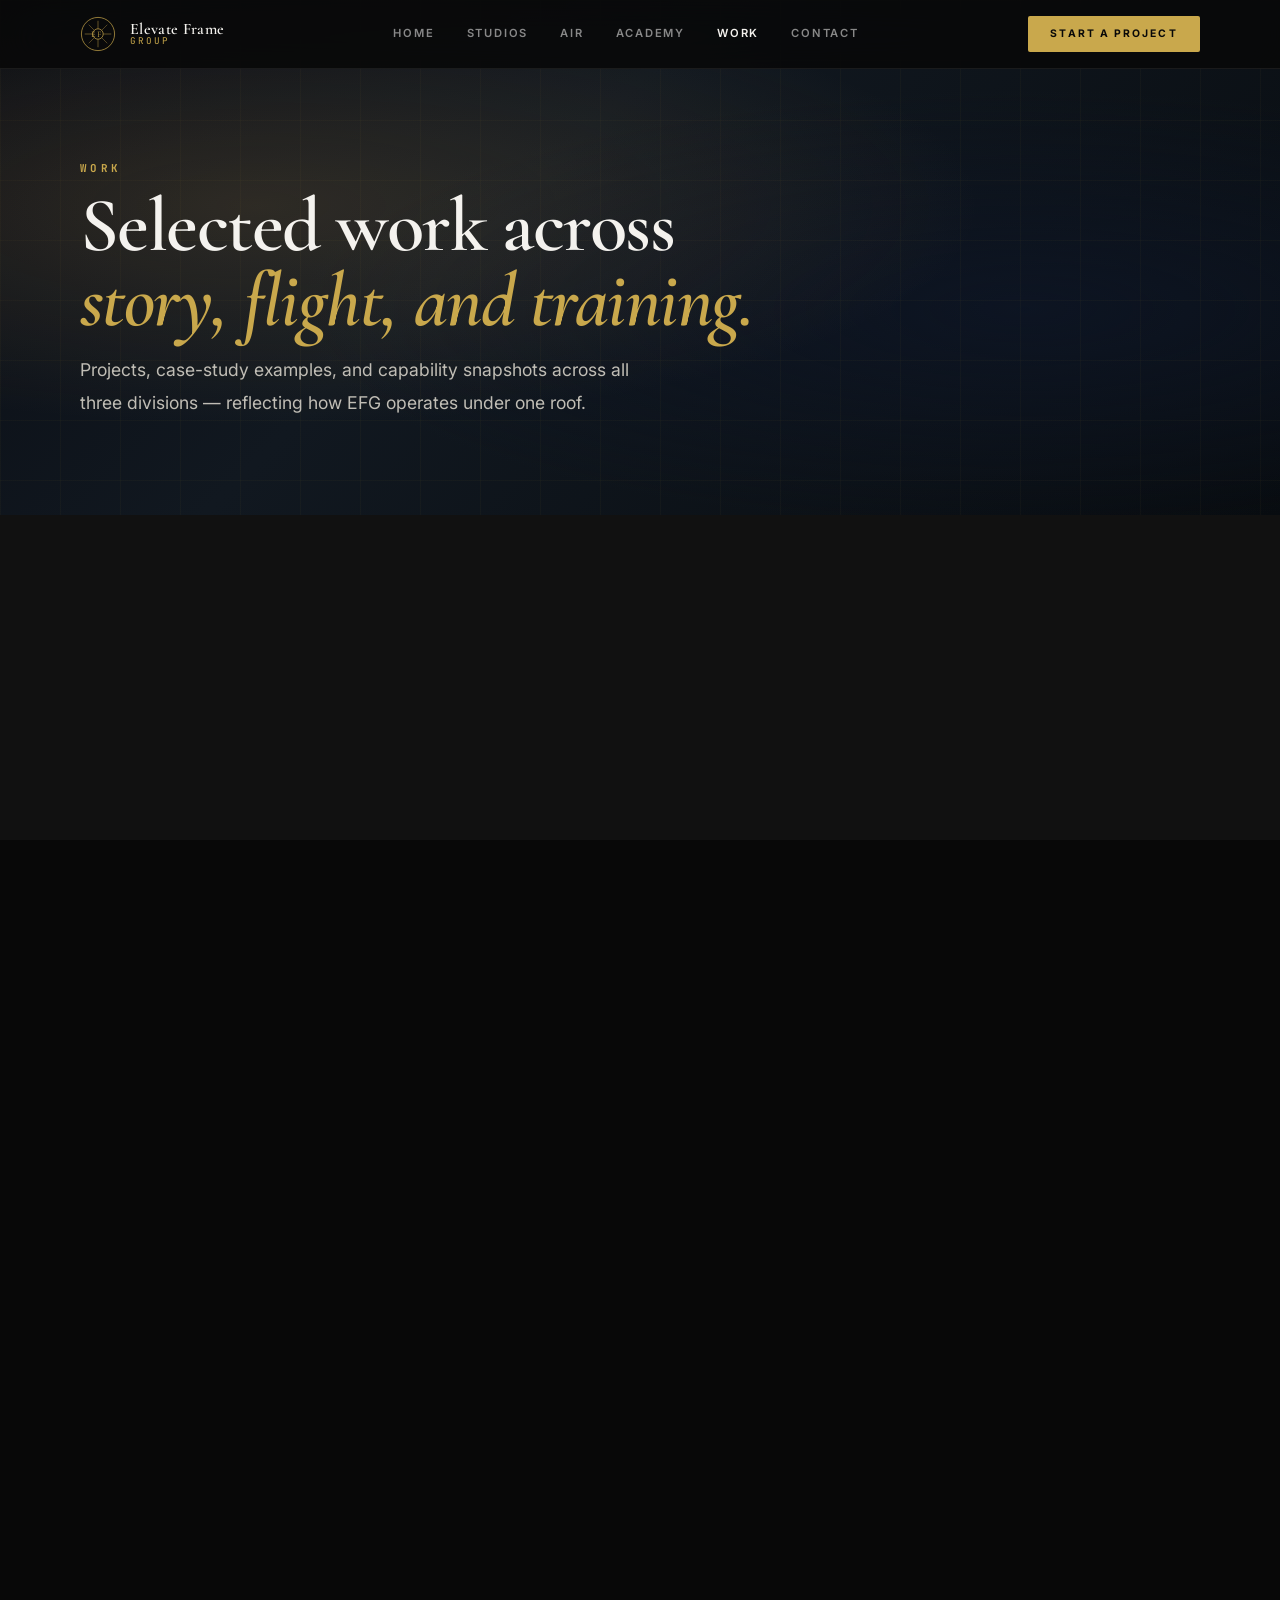
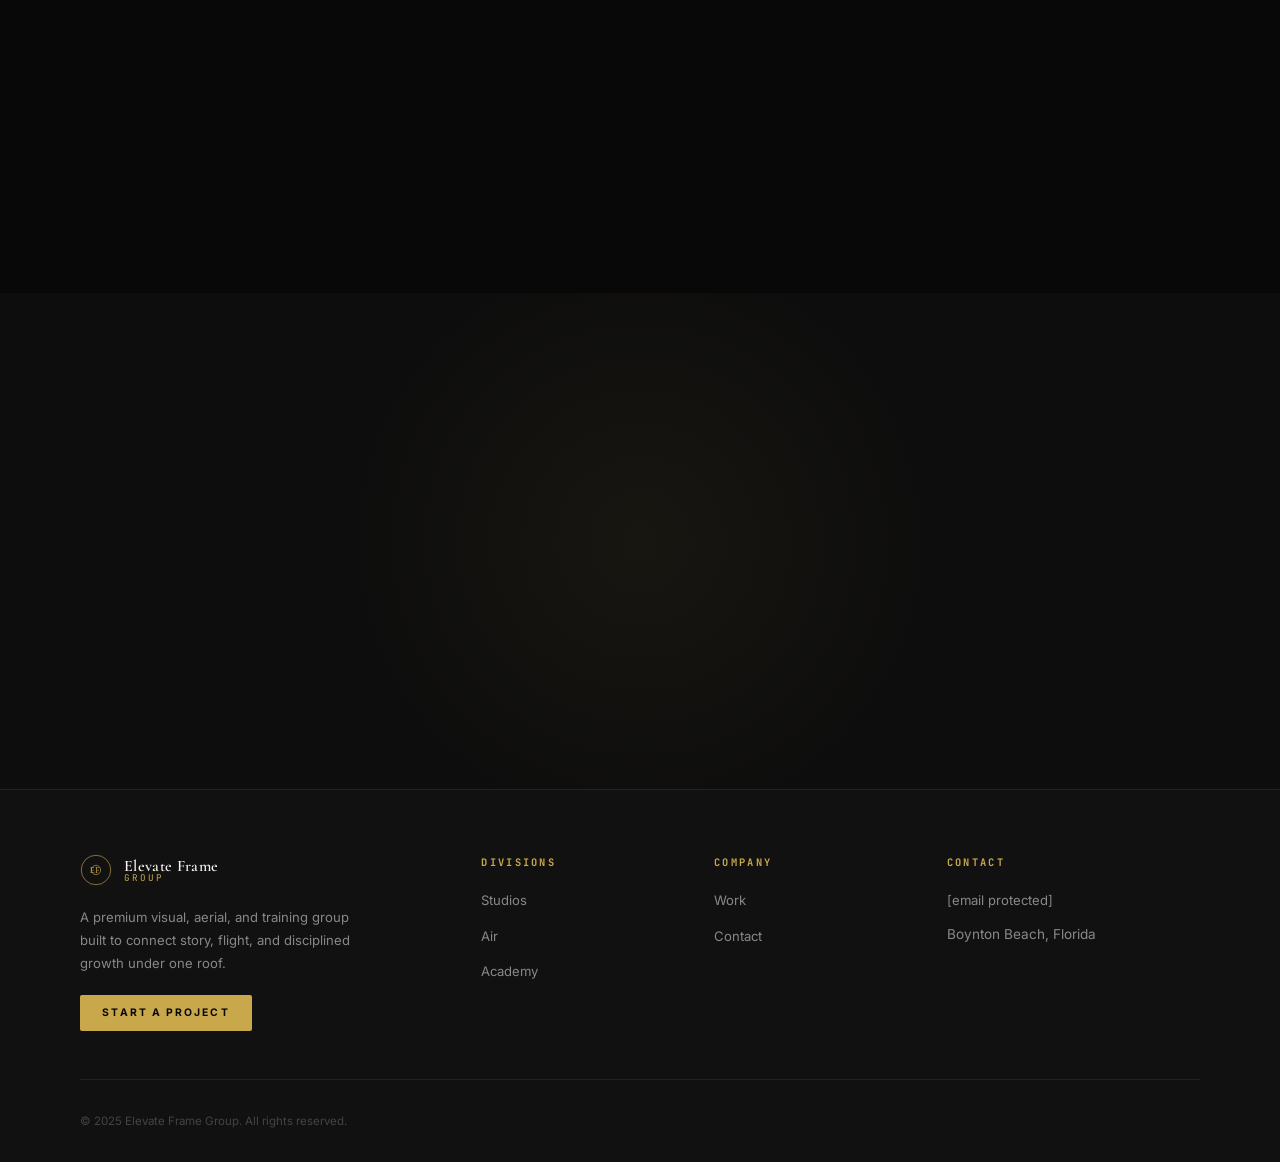
<file: work.html>
<!DOCTYPE html>
<html lang="en">
<head>
  <meta charset="UTF-8" />
  <meta name="viewport" content="width=device-width, initial-scale=1.0" />
  <title>Work — Elevate Frame Group</title>
  <meta name="description" content="Selected work across Studios, Air, and Academy. Explore films, aerial capabilities, training systems, and case-study style project examples from Elevate Frame Group." />
  <link rel="stylesheet" href="css/style.css" />
  <link rel="preconnect" href="https://fonts.googleapis.com" />
  <link rel="preconnect" href="https://fonts.gstatic.com" crossorigin />

<style>
/* CRITICAL OVERRIDES */
.hero .reveal, .hero-page .reveal { opacity:1 !important; transform:none !important; }
.hero-content, .hero > .container, .hero-page > .container { position:relative !important; z-index:10 !important; }
.hero-video, .bp-hero-video, .pitch-hero-video { position:absolute !important; inset:0 !important; width:100% !important; height:100% !important; object-fit:cover !important; z-index:0 !important; filter:brightness(.45) saturate(.7) !important; pointer-events:none !important; }
.hero-bg, .hero::before, .hero-page::before { position:absolute !important; inset:0 !important; z-index:1 !important; pointer-events:none !important; }
</style>
</head>
<body>

  <!-- NAV -->
  <nav class="nav" role="navigation" aria-label="Main navigation">
    <div class="nav-inner">
      <a href="index.html" class="nav-brand" aria-label="Elevate Frame Group Home">
        <svg class="nav-monogram" viewBox="0 0 38 38" fill="none" xmlns="http://www.w3.org/2000/svg" aria-hidden="true">
          <circle cx="19" cy="19" r="17.5" stroke="#c9a84c" stroke-width="0.75" />
          <circle cx="19" cy="19" r="5.5" stroke="#c9a84c" stroke-width="0.75" />
          <line x1="19" y1="5" x2="19" y2="13.5" stroke="#c9a84c" stroke-width="0.5" />
          <line x1="19" y1="24.5" x2="19" y2="33" stroke="#c9a84c" stroke-width="0.5" />
          <line x1="5" y1="19" x2="13.5" y2="19" stroke="#c9a84c" stroke-width="0.5" />
          <line x1="24.5" y1="19" x2="33" y2="19" stroke="#c9a84c" stroke-width="0.5" />
          <line x1="9.2" y1="9.2" x2="15.2" y2="15.2" stroke="#c9a84c" stroke-width="0.4" />
          <line x1="22.8" y1="22.8" x2="28.8" y2="28.8" stroke="#c9a84c" stroke-width="0.4" />
          <line x1="28.8" y1="9.2" x2="22.8" y2="15.2" stroke="#c9a84c" stroke-width="0.4" />
          <line x1="15.2" y1="22.8" x2="9.2" y2="28.8" stroke="#c9a84c" stroke-width="0.4" />
          <text x="12" y="22" font-family="Cormorant Garamond, serif" font-size="9" font-weight="400" fill="#c9a84c" letter-spacing="0.5">EF</text>
        </svg>
        <div class="nav-wordmark">
          <span class="nav-wordmark-main">Elevate Frame</span>
          <span class="nav-wordmark-sub">Group</span>
        </div>
      </a>
      <div class="nav-links">
        <a href="index.html">Home</a>
        <a href="studios.html">Studios</a>
        <a href="air.html">Air</a>
        <a href="academy.html">Academy</a>
        <a href="work.html" class="active">Work</a>
        <a href="contact.html">Contact</a>
      </div>
      <div class="nav-cta">
        <a href="contact.html" class="btn btn-primary btn-sm">Start a Project</a>
        <button class="nav-hamburger" aria-label="Toggle menu"><span></span><span></span><span></span></button>
      </div>
    </div>
  </nav>
  <div class="nav-mobile">
    <a href="index.html">Home</a>
    <a href="studios.html">Studios</a>
    <a href="air.html">Air</a>
    <a href="academy.html">Academy</a>
    <a href="work.html">Work</a>
    <a href="business-plan.html">Business Plan</a>
    <a href="pitch.html">Pitch Package</a>
    <a href="contact.html">Contact</a>
    <a href="contact.html" class="btn btn-primary" style="margin-top:8px;">Start a Project</a>
  </div>

  <!-- HERO -->
  <section class="hero-page section-rich">
    <video class="hero-video" src="videos/studio.mp4" autoplay muted loop playsinline preload="auto"></video>
    <div class="hero-bg">
      <div class="hero-bg-gradient"></div><div class="hero-bg-fallback"></div>
      <div class="hero-bg-grid"></div>
    </div>
    <div class="container" style="position:relative;z-index:3;width:100%;">
      <p class="eyebrow mb-6 reveal">Work</p>
      <h1 class="display-xl reveal reveal-delay-1">Selected work across<br /><em style="color:var(--gold);font-style:italic;">story, flight, and training.</em></h1>
      <p class="body-lg mt-8 reveal reveal-delay-2" style="max-width:580px;">Projects, case-study examples, and capability snapshots across all three divisions — reflecting how EFG operates under one roof.</p>
    </div>
  </section>

  <!-- INTRO -->
  <section class="section-sm section-mid">
    <div class="container">
      <div class="two-col-wide reveal">
        <div>
          <div class="gold-line"></div>
          <p class="eyebrow mb-6">Portfolio</p>
          <h2 class="display-sm mb-6">A portfolio shaped by three connected disciplines.</h2>
          <p class="body-md">The work shown here is not organized as isolated services. It reflects the way Elevate Frame Group is built: Studios for narrative and production, Air for perspective and operational visibility, and Academy for development, standards, and growth.</p>
        </div>
        <div style="display:flex;flex-direction:column;gap:16px;">
          <div style="border-bottom:1px solid var(--black-border);padding-bottom:16px;">
            <p class="label mb-4">Studios revenue target</p>
            <p class="body-md text-white">$16,500 / month</p>
          </div>
          <div style="border-bottom:1px solid var(--black-border);padding-bottom:16px;">
            <p class="label mb-4">Air revenue target</p>
            <p class="body-md text-white">$8,000 / month</p>
          </div>
          <div>
            <p class="label mb-4">Academy revenue target</p>
            <p class="body-md text-white">$7,500 / month</p>
          </div>
        </div>
      </div>
    </div>
  </section>

  <!-- PORTFOLIO GRID -->
  <section class="section section-dark">
    <div class="container">
      <div class="section-header reveal" style="display:flex;justify-content:space-between;align-items:center;flex-wrap:wrap;gap:24px;">
        <div>
          <p class="eyebrow mb-4">Browse by Division</p>
          <div class="work-filters" role="tablist">
            <button class="filter-btn active" data-filter="all" role="tab" aria-selected="true">All</button>
            <button class="filter-btn" data-filter="studios" role="tab" aria-selected="false">Studios</button>
            <button class="filter-btn" data-filter="air" role="tab" aria-selected="false">Air</button>
            <button class="filter-btn" data-filter="academy" role="tab" aria-selected="false">Academy</button>
          </div>
        </div>
      </div>
      <div class="work-grid reveal">
        <!-- Studios -->
        <div class="work-tile" data-division="studios">
          <span class="work-tile-division">Studios</span>
          <h3 class="work-tile-title">Founder Story — Premium Brand Narrative</h3>
          <p class="work-tile-body">A story-led production designed to clarify identity, elevate trust, and create a stronger emotional connection between founder and audience. Strategy through final cut.</p>
        </div>
        <div class="work-tile" data-division="studios">
          <span class="work-tile-division">Studios</span>
          <h3 class="work-tile-title">Launch Campaign Visual System</h3>
          <p class="work-tile-body">A structured mix of hero and support assets built for rollout across web, presentation, and social environments — strategy, production, and post delivered together.</p>
        </div>
        <div class="work-tile" data-division="studios">
          <span class="work-tile-division">Studios</span>
          <h3 class="work-tile-title">Documentary Editorial Piece</h3>
          <p class="work-tile-body">A human-centered narrative piece built around tone, pacing, and a more reflective visual rhythm — editorial work with depth and structure.</p>
        </div>
        <!-- Air -->
        <div class="work-tile" data-division="air">
          <span class="work-tile-division">Air</span>
          <h3 class="work-tile-title">Aerial Cinema Sequence</h3>
          <p class="work-tile-body">Premium drone movement designed to expand visual scale, spatial clarity, and cinematic impact. DJI Inspire 3 / Mavic 3 Classic platform work for a flagship campaign.</p>
        </div>
        <div class="work-tile" data-division="air">
          <span class="work-tile-division">Air</span>
          <h3 class="work-tile-title">Site Progress Visibility Package</h3>
          <p class="work-tile-body">Repeatable aerial capture supporting clearer updates, broader visibility, and cleaner communication across project teams and stakeholders over a multi-month engagement.</p>
        </div>
        <div class="work-tile" data-division="air">
          <span class="work-tile-division">Air</span>
          <h3 class="work-tile-title">Enterprise Readiness Study</h3>
          <p class="work-tile-body">A capability-centered project demonstrating aerial workflow, mission structure, and future RTK-aligned growth pathways for an infrastructure client's operations team.</p>
        </div>
        <!-- Academy -->
        <div class="work-tile" data-division="academy">
          <span class="work-tile-division">Academy</span>
          <h3 class="work-tile-title">Pilot Development Workshop</h3>
          <p class="work-tile-body">A focused training session built around control, judgment, repetition, and practical operating habits for a regional team building aerial production capability.</p>
        </div>
        <div class="work-tile" data-division="academy">
          <span class="work-tile-division">Academy</span>
          <h3 class="work-tile-title">Workflow &amp; SOP Development</h3>
          <p class="work-tile-body">A standards-oriented engagement focused on process design, checklists, and repeatable execution — delivered to an organization building internal drone operations.</p>
        </div>
        <div class="work-tile" data-division="academy">
          <span class="work-tile-division">Academy</span>
          <h3 class="work-tile-title">Operational Readiness Consulting</h3>
          <p class="work-tile-body">A consulting engagement designed to help teams build internal capability with more clarity and structure — scoped for real deployment readiness, not hobby-level ambitions.</p>
        </div>
      </div>
    </div>
  </section>

  <!-- CLOSING -->
  <section class="cta-section">
    <div class="container">
      <div class="gold-line gold-line-center reveal"></div>
      <p class="eyebrow mb-6 reveal">Work</p>
      <h2 class="display-md reveal reveal-delay-1">The portfolio is only part of the picture.</h2>
      <p class="body-md reveal reveal-delay-2">Some clients come to Elevate Frame Group for a single service. Others discover that the value grows when production, aerial capability, and training discipline are connected. If you don't yet see the exact kind of project you need here, start the conversation anyway. The structure is built to adapt.</p>
      <div class="cta-actions reveal reveal-delay-3">
        <a href="contact.html" class="btn btn-primary">Start a Project</a>
        <a href="contact.html" class="btn btn-outline">Contact EFG</a>
      </div>
    </div>
  </section>

  <!-- FOOTER -->
  <footer class="footer">
    <div class="container">
      <div class="footer-main">
        <div class="footer-brand">
          <a href="index.html" class="nav-brand" style="gap:12px;">
            <svg width="32" height="32" viewBox="0 0 38 38" fill="none" xmlns="http://www.w3.org/2000/svg"><circle cx="19" cy="19" r="17.5" stroke="#c9a84c" stroke-width="0.75"/><circle cx="19" cy="19" r="5.5" stroke="#c9a84c" stroke-width="0.75"/><text x="12" y="22" font-family="serif" font-size="9" fill="#c9a84c" letter-spacing="0.5">EF</text></svg>
            <div class="nav-wordmark"><span class="nav-wordmark-main">Elevate Frame</span><span class="nav-wordmark-sub">Group</span></div>
          </a>
          <p class="footer-brand-statement">A premium visual, aerial, and training group built to connect story, flight, and disciplined growth under one roof.</p>
          <a href="contact.html" class="btn btn-primary btn-sm" style="align-self:flex-start;">Start a Project</a>
        </div>
        <div><p class="footer-col-title">Divisions</p><ul class="footer-links"><li><a href="studios.html">Studios</a></li><li><a href="air.html">Air</a></li><li><a href="academy.html">Academy</a></li></ul></div>
        <div><p class="footer-col-title">Company</p><ul class="footer-links"><li><a href="work.html">Work</a></li><li><a href="contact.html">Contact</a></li></ul></div>
        <div><p class="footer-col-title">Contact</p><ul class="footer-links" style="gap:8px;"><li><a href="/cdn-cgi/l/email-protection#8be3eee7e7e4cbeee7eefdeaffeeedf9eae6eeecf9e4fefba5e8e4e6"><span class="__cf_email__" data-cfemail="b6ded3dadad9f6d3dad3c0d7c2d3d0c4d7dbd3d1c4d9c3c698d5d9db">[email&#160;protected]</span></a></li><li><span style="color:var(--grey);font-size:.85rem;">Boynton Beach, Florida</span></li></ul></div>
      </div>
      <div class="footer-bottom">
        <p class="footer-copy">© 2025 Elevate Frame Group. All rights reserved.</p>
        <div class="foot
</file>
<file: css/style.css>
/* ═══════════════════════════════════════════════════════════════════
   ELEVATE FRAME GROUP — Design System v4
   Full-motion video · Interactive · D-ID Ready
═══════════════════════════════════════════════════════════════════ */

@import url('https://fonts.googleapis.com/css2?family=Cormorant+Garamond:ital,wght@0,300;0,400;0,600;0,700;1,300;1,400;1,600&family=Inter:wght@300;400;500;600;700&family=JetBrains+Mono:wght@400;500&display=swap');

:root {
  --black:#080808; --black-mid:#0d0d0d; --black-rich:#111111; --black-card:#161616;
  --black-border:rgba(255,255,255,0.07);
  --gold:#c9a84c; --gold-light:#e2c97e; --gold-dark:#8b6e3f;
  --gold-glow:rgba(201,168,76,0.12); --gold-rule:rgba(201,168,76,0.25);
  --white-soft:#f4f2ee; --white-muted:#c0bdb5; --grey:#888888; --grey-dark:#444444;
}
*,*::before,*::after{box-sizing:border-box;margin:0;padding:0}
html{font-size:16px;scroll-behavior:smooth}
body{background:var(--black);color:var(--white-soft);font-family:'Inter',system-ui,sans-serif;-webkit-font-smoothing:antialiased;line-height:1.6;overflow-x:hidden}
img{display:block;max-width:100%}
a{color:inherit;text-decoration:none}

/* LAYOUT */
.container{max-width:1200px;margin:0 auto;padding:0 2.5rem;width:100%}
.section{padding:6rem 0} .section-sm{padding:3rem 0}
.section-dark{background:var(--black)} .section-mid{background:var(--black-rich)} .section-rich{background:var(--black-mid)}

/* TYPE */
.display-xl{font-family:'Cormorant Garamond',serif;font-size:clamp(3rem,6vw,5.5rem);font-weight:600;line-height:.97;letter-spacing:-.02em;color:var(--white-soft)}
.display-lg{font-family:'Cormorant Garamond',serif;font-size:clamp(2.2rem,4vw,3.8rem);font-weight:600;line-height:1.02;letter-spacing:-.02em;color:var(--white-soft)}
.display-md{font-family:'Cormorant Garamond',serif;font-size:clamp(1.8rem,3vw,2.8rem);font-weight:600;line-height:1.08;letter-spacing:-.02em;color:var(--white-soft)}
.display-sm{font-family:'Cormorant Garamond',serif;font-size:clamp(1.5rem,2.5vw,2.1rem);font-weight:600;line-height:1.12;letter-spacing:-.015em;color:var(--white-soft)}
.body-lg{font-size:1.1rem;line-height:1.85;color:var(--white-muted)}
.body-md{font-size:.95rem;line-height:1.85;color:var(--white-muted)}
.body-sm{font-size:.82rem;line-height:1.75;color:var(--grey)}
.label{font-size:.7rem;letter-spacing:.18em;text-transform:uppercase;color:var(--grey);font-weight:600}
.eyebrow{font-size:.68rem;letter-spacing:.32em;text-transform:uppercase;color:var(--gold);font-weight:700;font-family:'JetBrains Mono',monospace}
.text-white{color:var(--white-soft)!important} .mono{font-family:'JetBrains Mono',monospace;font-size:.75rem}
.mb-4{margin-bottom:.5rem} .mb-6{margin-bottom:.75rem} .mb-8{margin-bottom:1rem} .mb-10{margin-bottom:1.25rem} .mt-8{margin-top:1rem}
.gold-line{width:56px;height:1px;background:var(--gold);margin-bottom:1.5rem}
.gold-line-center{margin:0 auto 1.5rem}

/* BUTTONS */
.btn{display:inline-flex;align-items:center;gap:.5rem;padding:.875rem 2rem;font-size:.7rem;font-weight:700;letter-spacing:.2em;text-transform:uppercase;border-radius:2px;transition:all .25s ease;border:none;cursor:pointer;font-family:'Inter',sans-serif}
.btn-primary{background:var(--gold);color:var(--black)}
.btn-primary:hover{background:var(--gold-light);box-shadow:0 6px 28px rgba(201,168,76,.3);transform:translateY(-1px)}
.btn-outline{background:transparent;color:var(--white-soft);border:1px solid rgba(255,255,255,.2)}
.btn-outline:hover{border-color:var(--gold);color:var(--gold)}
.btn-ghost{background:rgba(255,255,255,.05);color:var(--white-soft);border:1px solid rgba(255,255,255,.1)}
.btn-ghost:hover{background:rgba(201,168,76,.1);border-color:var(--gold-rule);color:var(--gold)}
.btn-sm{padding:.6rem 1.4rem;font-size:.65rem}

/* NAV */
.nav{position:fixed;top:0;left:0;right:0;z-index:500;background:rgba(8,8,8,.88);backdrop-filter:blur(24px) saturate(1.4);border-bottom:1px solid var(--black-border);transition:background .3s}
.nav.scrolled{background:rgba(8,8,8,.97)}
.nav-inner{max-width:1200px;margin:0 auto;padding:0 2.5rem;height:68px;display:flex;align-items:center;justify-content:space-between;gap:2rem}
.nav-brand{display:flex;align-items:center;gap:14px;flex-shrink:0}
.nav-monogram{width:36px;height:36px;flex-shrink:0}
.nav-wordmark{display:flex;flex-direction:column;line-height:1}
.nav-wordmark-main{font-family:'Cormorant Garamond',serif;font-size:1rem;font-weight:600;color:var(--white-soft);letter-spacing:.02em}
.nav-wordmark-sub{font-family:'JetBrains Mono',monospace;font-size:.58rem;letter-spacing:.22em;text-transform:uppercase;color:var(--gold)}
.nav-links{display:flex;gap:2rem;list-style:none;flex-grow:1;justify-content:center}
.nav-links a{font-size:.7rem;letter-spacing:.16em;text-transform:uppercase;color:var(--grey);transition:color .2s;font-weight:600}
.nav-links a:hover,.nav-links a.active{color:var(--white-soft)}
.nav-cta{display:flex;align-items:center;gap:1rem;flex-shrink:0}
.nav-hamburger{display:none;flex-direction:column;gap:5px;background:none;border:none;cursor:pointer;padding:4px}
.nav-hamburger span{display:block;width:22px;height:1px;background:var(--white-soft);transition:all .25s}
.nav-mobile{display:none;position:fixed;top:68px;left:0;right:0;z-index:490;background:rgba(8,8,8,.98);backdrop-filter:blur(24px);padding:2rem 2.5rem;flex-direction:column;gap:0;border-bottom:1px solid var(--black-border)}
.nav-mobile a{display:block;padding:1rem 0;font-size:.8rem;letter-spacing:.15em;text-transform:uppercase;color:var(--grey);border-bottom:1px solid var(--black-border);transition:color .2s;font-weight:600}
.nav-mobile a:hover{color:var(--white-soft)}
.nav-mobile.open{display:flex}

/* ══════════ VIDEO SYSTEM ══════════ */
.hero{position:relative;min-height:100vh;display:flex;align-items:center;overflow:hidden;padding-top:68px}
.hero-page{position:relative;padding:10rem 0 6rem;overflow:hidden}
/* Video fills the hero */
.hero-video{position:absolute;inset:0;width:100%;height:100%;object-fit:cover;object-position:center;filter:brightness(.45) saturate(.7);z-index:0;transition:opacity .8s ease}
/* Overlay */
.hero-bg{position:absolute;inset:0;z-index:1}
.hero-bg-gradient{position:absolute;inset:0;background:radial-gradient(ellipse at 20% 60%,rgba(201,168,76,.06) 0%,transparent 50%),linear-gradient(180deg,rgba(8,8,8,.1) 0%,rgba(8,8,8,.5) 55%,rgba(8,8,8,.96) 90%,rgba(8,8,8,1) 100%)}
.hero-bg-grid{position:absolute;inset:0;background-image:linear-gradient(rgba(201,168,76,.04) 1px,transparent 1px),linear-gradient(90deg,rgba(201,168,76,.04) 1px,transparent 1px);background-size:60px 60px;animation:gridFade 2s ease 1s both}
@keyframes gridFade{from{opacity:0}to{opacity:1}}
.hero-content{position:relative;z-index:2;display:flex;align-items:center;min-height:calc(100vh - 68px);padding:5rem 0}
.hero-inner{max-width:720px}
.hero-headline{margin-top:1rem}
.hero-eyebrow{display:flex;align-items:center;gap:1rem}
.hero-eyebrow-line{display:inline-block;width:40px;height:1px;background:var(--gold);animation:lineGrow .8s ease .5s both}
@keyframes lineGrow{from{width:0}to{width:40px}}
.hero-sub{max-width:560px;margin-top:1.5rem}
.hero-actions{display:flex;gap:1rem;margin-top:2.5rem;flex-wrap:wrap}
.hero-division-links{display:flex;gap:0;margin-top:4rem;border-top:1px solid var(--black-border)}
.hero-division-link{display:flex;flex-direction:column;gap:4px;padding:1.25rem 2rem 1.25rem 0;margin-right:2rem;border-right:1px solid var(--black-border);transition:all .2s}
.hero-division-link:last-child{border-right:none}
.hero-division-link:hover .hdl-name{color:var(--gold)}
.hdl-name{font-size:.8rem;font-weight:700;letter-spacing:.1em;text-transform:uppercase;color:var(--white-soft);transition:color .2s}
.hdl-desc{font-size:.72rem;color:var(--grey)}

/* Section with video background */
.has-video-bg{position:relative;overflow:hidden}
.has-video-bg .section-video{position:absolute;inset:0;width:100%;height:100%;object-fit:cover;filter:brightness(.38) saturate(.6);z-index:0}
.has-video-bg .section-video-overlay{position:absolute;inset:0;z-index:1;background:linear-gradient(135deg,rgba(8,8,8,.88) 0%,rgba(8,8,8,.65) 100%)}
.has-video-bg>.container{position:relative;z-index:2}

/* Inline video player with play button */
.video-player{position:relative;border-radius:2px;overflow:hidden;background:var(--black-card);cursor:pointer;aspect-ratio:16/9}
.video-player video{width:100%;height:100%;object-fit:cover;display:block}
.video-player .play-overlay{position:absolute;inset:0;display:flex;align-items:center;justify-content:center;background:rgba(8,8,8,.4);transition:background .3s}
.video-player:hover .play-overlay{background:rgba(8,8,8,.25)}
.video-player.playing .play-overlay{opacity:0;pointer-events:none}
.play-btn{width:72px;height:72px;background:rgba(201,168,76,.9);border-radius:50%;display:flex;align-items:center;justify-content:center;transition:all .25s;border:none;cursor:pointer;box-shadow:0 0 0 0 rgba(201,168,76,.4)}
.play-btn:hover{transform:scale(1.1);box-shadow:0 0 0 14px rgba(201,168,76,.12)}
.play-btn svg{width:28px;height:28px;fill:var(--black);margin-left:4px}
.video-label{position:absolute;bottom:0;left:0;right:0;padding:1.25rem 1.5rem;background:linear-gradient(0deg,rgba(8,8,8,.9),transparent);font-size:.68rem;letter-spacing:.2em;text-transform:uppercase;color:var(--gold);font-family:'JetBrains Mono',monospace}
.video-caption{font-size:.72rem;color:var(--grey);margin-top:.75rem;text-align:center;letter-spacing:.1em;text-transform:uppercase;font-family:'JetBrains Mono',monospace}
.video-grid-3{display:grid;grid-template-columns:repeat(3,1fr);gap:1rem;margin:2rem 0}
.video-grid-2{display:grid;grid-template-columns:repeat(2,1fr);gap:1rem;margin:2rem 0}

/* Reel cards - hover to play */
.reel-card{position:relative;border-radius:2px;overflow:hidden;aspect-ratio:16/9;cursor:pointer;background:var(--black-card)}
.reel-card video{width:100%;height:100%;object-fit:cover;filter:brightness(.55) saturate(.65);transition:filter .4s ease}
.reel-card:hover video{filter:brightness(.8) saturate(1)}
.reel-card-overlay{position:absolute;inset:0;display:flex;flex-direction:column;justify-content:flex-end;padding:1.25rem}
.reel-card-overlay::before{content:'';position:absolute;inset:0;background:linear-gradient(0deg,rgba(8,8,8,.85) 0%,transparent 60%)}
.reel-play{position:absolute;inset:0;display:flex;align-items:center;justify-content:center}
.reel-play-btn{width:52px;height:52px;background:rgba(201,168,76,.85);border-radius:50%;display:flex;align-items:center;justify-content:center;transition:all .25s;border:none;cursor:pointer}
.reel-card:hover .reel-play-btn{transform:scale(1.1);background:var(--gold)}
.reel-play-btn svg{width:18px;height:18px;fill:var(--black);margin-left:3px}
.reel-label{position:relative;z-index:1;font-size:.65rem;color:var(--white-soft);letter-spacing:.15em;text-transform:uppercase;font-weight:700}
.reel-sublabel{position:relative;z-index:1;font-size:.62rem;color:var(--grey);margin-top:.25rem;font-family:'JetBrains Mono',monospace}


/* Page-specific hero video variants */
.bp-hero-video,
.pitch-hero-video {
  position:absolute;inset:0;width:100%;height:100%;
  object-fit:cover;object-position:center;
  filter:brightness(.22) saturate(.55);
  z-index:0;
}

/* ══════════ D-ID AVATAR ══════════ */
.did-container{position:relative;background:var(--black-card);border:1px solid var(--black-border);border-radius:2px;overflow:hidden}
.did-video-wrap{position:relative;aspect-ratio:9/16;width:100%;max-width:280px;min-height:380px;background:linear-gradient(180deg,#1a1514 0%,#0d0d0d 100%);border-radius:2px;overflow:hidden;margin:0 auto;border:1px solid rgba(201,168,76,0.15)}
.did-video-wrap video,.did-video-wrap iframe{width:100%;height:100%;object-fit:cover}
.did-idle-img{width:100%;height:100%;object-fit:cover;filter:brightness(.85) grayscale(15%)}
.did-status{position:absolute;bottom:.75rem;left:.75rem;right:.75rem;display:flex;align-items:center;gap:.5rem;font-size:.6rem;letter-spacing:.12em;text-transform:uppercase;color:var(--gold);font-family:'JetBrains Mono',monospace}
.did-status-dot{width:6px;height:6px;border-radius:50%;background:var(--gold);flex-shrink:0}
.did-status-dot.idle{background:var(--grey);animation:none}
.did-status-dot.speaking{animation:pulse 1s ease infinite}
@keyframes pulse{0%,100%{opacity:1}50%{opacity:.25}}
.did-controls{padding:1.5rem;display:flex;flex-direction:column;gap:.75rem}
.did-speak-btn{width:100%;padding:.875rem;background:var(--gold);color:var(--black);font-size:.68rem;font-weight:700;letter-spacing:.18em;text-transform:uppercase;border:none;cursor:pointer;border-radius:2px;transition:all .25s;font-family:'Inter',sans-serif;display:flex;align-items:center;justify-content:center;gap:.5rem}
.did-speak-btn:hover{background:var(--gold-light);transform:translateY(-1px)}
.did-speak-btn:disabled{background:var(--grey-dark);color:var(--grey);cursor:not-allowed;transform:none}
.did-slide-nav{display:flex;gap:.5rem;justify-content:center;margin-top:.5rem}
.did-slide-dot{width:6px;height:6px;border-radius:50%;background:var(--grey-dark);border:none;cursor:pointer;transition:all .2s;padding:0}
.did-slide-dot.active{background:var(--gold);transform:scale(1.4)}
.did-transcript{font-size:.8rem;color:var(--grey);line-height:1.7;padding:1rem;background:rgba(0,0,0,.3);border-radius:2px;min-height:80px;font-style:italic;transition:all .3s}
.did-pitch-layout{display:grid;grid-template-columns:300px 1fr;gap:2rem;align-items:start}
.did-slide-content{padding:2rem;background:var(--black-card);border:1px solid var(--black-border)}
.did-slide-title{font-family:'Cormorant Garamond',serif;font-size:1.8rem;color:var(--white-soft);margin-bottom:1rem}
.did-slide-body{font-size:.9rem;color:var(--white-muted);line-height:1.85}
.did-api-notice{font-size:.7rem;color:var(--grey);text-align:center;padding:.75rem;border:1px solid var(--black-border);border-radius:2px;font-family:'JetBrains Mono',monospace;letter-spacing:.05em}

/* ══════════ CHARTS ══════════ */
.chart-card{background:var(--black-card);border:1px solid var(--black-border);border-radius:2px;padding:2rem;position:relative}
.chart-title{font-size:.68rem;font-weight:700;color:var(--white-soft);letter-spacing:.15em;text-transform:uppercase;margin-bottom:1.5rem;font-family:'JetBrains Mono',monospace}
.chart-tabs{display:flex;gap:0;margin-bottom:1.5rem;border:1px solid var(--black-border)}
.chart-tab{padding:.5rem 1rem;font-size:.62rem;letter-spacing:.15em;text-transform:uppercase;background:transparent;color:var(--grey);border:none;cursor:pointer;border-right:1px solid var(--black-border);transition:all .2s;font-family:'Inter',sans-serif;font-weight:700}
.chart-tab:last-child{border-right:none}
.chart-tab.active{background:var(--gold);color:var(--black)}
.chart-tab:hover:not(.active){color:var(--white-soft);background:rgba(255,255,255,.04)}
.metric-row{display:grid;grid-template-columns:repeat(4,1fr);gap:1rem;margin:2rem 0}
.metric{background:var(--black-card);border:1px solid var(--black-border);border-top:2px solid var(--gold);padding:1.5rem;text-align:center;transition:border-color .25s,transform .25s}
.metric:hover{border-color:var(--gold);transform:translateY(-2px)}
.metric-num{font-family:'Cormorant Garamond',serif;font-size:2.4rem;color:var(--white-soft);line-height:1;margin-bottom:.35rem}
.metric-label{font-size:.65rem;letter-spacing:.15em;text-transform:uppercase;color:var(--grey)}
.metric-sub{font-size:.75rem;color:var(--gold);margin-top:.25rem}
.bar-list{display:flex;flex-direction:column;gap:1.25rem}
.bar-item .bar-meta{display:flex;justify-content:space-between;margin-bottom:.4rem}
.bar-item .bar-meta span{font-size:.85rem;color:var(--white-soft)}
.bar-item .bar-meta strong{font-family:'JetBrains Mono',monospace;font-size:.72rem;color:var(--gold)}
.bar-track{height:5px;background:rgba(255,255,255,.05);border-radius:3px;overflow:hidden}
.bar-fill{height:100%;border-radius:3px;background:linear-gradient(90deg,var(--gold-dark),var(--gold-light));width:0;transition:width 1.4s cubic-bezier(.16,1,.3,1)}

/* EXISTING COMPONENTS */
.intro-band{background:var(--black-rich);border-top:1px solid var(--black-border);border-bottom:1px solid var(--black-border)}
.intro-band-inner{display:flex;flex-wrap:wrap}
.intro-stat{display:flex;flex-direction:column;align-items:center;gap:6px;padding:2rem 3rem;border-right:1px solid var(--black-border);flex:1;min-width:140px}
.intro-stat:last-child{border-right:none}
.intro-stat-number{font-family:'Cormorant Garamond',serif;font-size:2.4rem;font-weight:600;color:var(--white-soft);line-height:1}
.intro-stat-label{font-size:.65rem;letter-spacing:.18em;text-transform:uppercase;color:var(--grey);text-align:center}
.division-cards{display:grid;grid-template-columns:repeat(3,1fr);gap:1.5rem;margin-top:3rem}
.division-card{display:flex;flex-direction:column;gap:1rem;padding:2.5rem;background:var(--black-card);border:1px solid var(--black-border);transition:all .3s ease;border-radius:2px;position:relative;overflow:hidden}
.division-card::before{content:'';position:absolute;top:0;left:0;right:0;height:2px;background:var(--gold);transform:scaleX(0);transform-origin:left;transition:transform .35s ease}
.division-card:hover::before{transform:scaleX(1)}
.division-card:hover{border-color:rgba(201,168,76,.2);transform:translateY(-3px);box-shadow:0 20px 50px rgba(0,0,0,.4)}
.division-card .card-video{position:absolute;inset:0;z-index:0;overflow:hidden}
.division-card .card-video video{width:100%;height:100%;object-fit:cover;filter:brightness(.1) saturate(.4);transition:filter .5s ease,opacity .5s ease;opacity:0}
.division-card:hover .card-video video{filter:brightness(.15) saturate(.5);opacity:1}
.division-card>*:not(.card-video){position:relative;z-index:1}
.card-index{font-family:'JetBrains Mono',monospace;font-size:.62rem;color:var(--gold);letter-spacing:.1em}
.card-label{font-size:.65rem;letter-spacing:.28em;text-transform:uppercase;font-weight:700;color:var(--gold)}
.card-headline{font-family:'Cormorant Garamond',serif;font-size:1.5rem;line-height:1.15;font-weight:600;color:var(--white-soft)}
.card-body{font-size:.875rem;color:var(--white-muted);line-height:1.8;flex:1}
.card-tags{display:flex;flex-wrap:wrap;gap:.5rem}
.card-tag{font-size:.62rem;letter-spacing:.12em;text-transform:uppercase;padding:.3rem .75rem;border:1px solid var(--black-border);color:var(--grey);font-weight:600;border-radius:1px;transition:all .2s}
.division-card:hover .card-tag{border-color:var(--gold-rule);color:var(--gold-light)}
.card-cta{font-size:.72rem;letter-spacing:.15em;text-transform:uppercase;color:var(--gold);font-weight:700;display:flex;align-items:center;gap:.5rem}
.card-cta-arrow{transition:transform .2s}
.division-card:hover .card-cta-arrow{transform:translateX(4px)}
.why-efg-grid{display:grid;grid-template-columns:1fr 1fr;gap:5rem;align-items:start}
.why-efg-values{display:flex;flex-direction:column;gap:0}
.value-block{padding:1.75rem 0;border-bottom:1px solid var(--black-border);transition:all .2s}
.value-block:first-child{border-top:1px solid var(--black-border)}
.value-block:hover{padding-left:1rem;border-color:var(--gold-rule)}
.value-block-title{font-size:.85rem;font-weight:700;color:var(--white-soft);display:block;margin-bottom:.5rem;transition:color .2s}
.value-block:hover .value-block-title{color:var(--gold)}
.value-block-body{font-size:.85rem;color:var(--grey);line-height:1.7}
.section-header{margin-bottom:3rem}
.work-grid{display:grid;grid-template-columns:repeat(3,1fr);gap:1.5rem;margin-top:2rem}
.work-filters{display:flex;gap:.5rem;flex-wrap:wrap;margin-top:1rem}
.filter-btn{padding:.5rem 1.25rem;font-size:.65rem;font-weight:700;letter-spacing:.16em;text-transform:uppercase;background:transparent;color:var(--grey);border:1px solid var(--black-border);cursor:pointer;transition:all .2s;border-radius:1px;font-family:'Inter',sans-serif}
.filter-btn:hover,.filter-btn.active{background:var(--gold);color:var(--black);border-color:var(--gold)}
.work-tile{display:flex;flex-direction:column;gap:.875rem;padding:2rem;background:var(--black-card);border:1px solid var(--black-border);transition:all .3s ease;border-radius:2px;position:relative;overflow:hidden}
.work-tile::before{content:'';position:absolute;bottom:0;left:0;right:0;height:1px;background:var(--gold);transform:scaleX(0);transform-origin:left;transition:transform .3s ease}
.work-tile:hover::before{transform:scaleX(1)}
.work-tile:hover{border-color:rgba(201,168,76,.15);transform:translateY(-2px)}
.work-tile-division{font-size:.62rem;letter-spacing:.22em;text-transform:uppercase;color:var(--gold);font-weight:700;font-family:'JetBrains Mono',monospace}
.work-tile-title{font-family:'Cormorant Garamond',serif;font-size:1.25rem;font-weight:600;color:var(--white-soft);line-height:1.2}
.work-tile-body{font-size:.82rem;color:var(--grey);line-height:1.75;flex:1}
.two-col-wide{display:grid;grid-template-columns:3fr 2fr;gap:5rem;align-items:start}
.two-col-even{display:grid;grid-template-columns:1fr 1fr;gap:4rem;align-items:start}
.capability-strip{background:var(--black-rich);border-top:1px solid var(--black-border);border-bottom:1px solid var(--black-border)}
.capability-strip-inner{display:grid;grid-template-columns:repeat(4,1fr);gap:0}
.cap-item{padding:2.5rem 2rem;border-right:1px solid var(--black-border);display:flex;flex-direction:column;gap:.75rem;transition:background .2s}
.cap-item:last-child{border-right:none}
.cap-item:hover{background:var(--black-card)}
.cap-item-icon{font-size:1.2rem;color:var(--gold);line-height:1}
.cap-item-title{font-size:.8rem;font-weight:700;color:var(--white-soft);letter-spacing:.02em}
.cap-item-body{font-size:.78rem;color:var(--grey);line-height:1.7}
.service-grid{display:grid;grid-template-columns:repeat(2,1fr);gap:1px;background:var(--black-border);margin-top:2rem}
.service-item{background:var(--black-card);padding:2rem;transition:background .2s}
.service-item:hover{background:var(--black-rich)}
.service-item-head{display:flex;justify-content:space-between;align-items:flex-start;gap:1rem;margin-bottom:.875rem}
.service-item-title{font-size:.9rem;font-weight:700;color:var(--white-soft)}
.service-item-price{font-family:'JetBrains Mono',monospace;font-size:.7rem;color:var(--gold);white-space:nowrap}
.service-item-body{font-size:.8rem;color:var(--grey);line-height:1.75}
.process-steps{display:grid;grid-template-columns:repeat(4,1fr);gap:0;margin-top:2rem}
.process-step{padding:2rem;border-right:1px solid var(--black-border)}
.process-step:last-child{border-right:none}
.process-step-num{font-family:'JetBrains Mono',monospace;font-size:.62rem;color:var(--gold);letter-spacing:.15em;margin-bottom:1rem}
.process-step-title{font-size:.9rem;font-weight:700;color:var(--white-soft);margin-bottom:.5rem}
.process-step-body{font-size:.8rem;color:var(--grey);line-height:1.75}
.quote-block{border-left:2px solid var(--gold);padding:2rem 2.5rem;background:rgba(201,168,76,.04);margin:3rem 0}
.quote-block blockquote{font-family:'Cormorant Garamond',serif;font-size:1.5rem;font-style:italic;color:var(--white-soft);line-height:1.5;font-weight:300}
.quote-block cite{display:block;margin-top:1rem;font-size:.7rem;letter-spacing:.2em;text-transform:uppercase;color:var(--gold)}
.cta-section{padding:8rem 0;text-align:center;background:var(--black-mid);position:relative;overflow:hidden}
.cta-section::before{content:'';position:absolute;top:50%;left:50%;transform:translate(-50%,-50%);width:600px;height:600px;background:radial-gradient(circle,rgba(201,168,76,.06) 0%,transparent 70%);pointer-events:none}
.cta-actions{display:flex;gap:1rem;justify-content:center;margin-top:2.5rem;flex-wrap:wrap}
.cta-division-row{display:flex;gap:0;justify-content:center;margin-top:3rem;border-top:1px solid var(--black-border);padding-top:2.5rem;flex-wrap:wrap}
.cta-division-link{padding:0 2rem;font-size:.68rem;letter-spacing:.15em;text-transform:uppercase;color:var(--grey);font-weight:700;border-right:1px solid var(--black-border);transition:color .2s}
.cta-division-link:last-child{border-right:none}
.cta-division-link:hover{color:var(--gold)}
.contact-grid{display:grid;grid-template-columns:1fr 2fr;gap:5rem;align-items:start}
.division-routing{display:flex;flex-direction:column;gap:1rem;margin-top:2rem}
.routing-card{padding:1.5rem;background:var(--black-card);border:1px solid var(--black-border);cursor:pointer;transition:all .25s;display:block;border-radius:2px}
.routing-card:hover,.routing-card.active{border-color:var(--gold-rule);background:rgba(201,168,76,.05)}
.routing-card-title{font-size:.8rem;font-weight:700;color:var(--white-soft);margin-bottom:.35rem}
.routing-card-desc{font-size:.75rem;color:var(--grey);line-height:1.6}
.form-group{display:flex;flex-direction:column;gap:.5rem;margin-bottom:1.5rem}
.form-label{font-size:.68rem;letter-spacing:.18em;text-transform:uppercase;color:var(--grey);font-weight:600}
.form-input,.form-select,.form-textarea{width:100%;padding:.875rem 1rem;background:var(--black-card);border:1px solid var(--black-border);color:var(--white-soft);font-family:'Inter',sans-serif;font-size:.9rem;transition:border-color .2s;border-radius:2px}
.form-input:focus,.form-select:focus,.form-textarea:focus{outline:none;border-color:var(--gold)}
.form-select{cursor:pointer}
.form-textarea{resize:vertical;min-height:140px}
.form-grid-2{display:grid;grid-template-columns:1fr 1fr;gap:1.5rem}
.founder-block{display:grid;grid-template-columns:1fr 1.6fr;gap:5rem;align-items:center}
.founder-img-wrap{position:relative}
.founder-img-wrap img,.founder-img-wrap video{width:100%;border-radius:2px;filter:brightness(.9) grayscale(15%);box-shadow:0 40px 80px rgba(0,0,0,.6)}
.founder-img-wrap::before{content:'';position:absolute;top:-16px;left:-16px;right:16px;bottom:16px;border:1px solid var(--gold-rule);z-index:-1;border-radius:2px}
.photo-grid-3{display:grid;grid-template-columns:repeat(3,1fr);gap:1rem}
.photo-grid-3 img,.photo-grid-3 video{width:100%;aspect-ratio:16/10;object-fit:cover;filter:brightness(.8) saturate(.7);transition:all .4s ease;border-radius:2px}
.photo-grid-3 img:hover,.photo-grid-3 video:hover{filter:brightness(1) saturate(1)}
.brand-card-img{width:100%;max-width:520px;border-radius:2px;box-shadow:0 40px 80px rgba(0,0,0,.6),0 0 0 1px rgba(201,168,76,.15);transition:transform .4s ease,box-shadow .4s ease}
.brand-card-img:hover{transform:perspective(1000px) rotateY(-3deg) rotateX(2deg) scale(1.02);box-shadow:0 60px 100px rgba(0,0,0,.7),0 0 0 1px rgba(201,168,76,.25)}
.brand-card-section{display:grid;grid-template-columns:1.2fr 1fr;gap:5rem;align-items:center}
.gear-grid{display:grid;grid-template-columns:repeat(auto-fill,minmax(200px,1fr));gap:1rem}
.gear-tile{background:var(--black-card);border:1px solid var(--black-border);border-radius:2px;overflow:hidden;transition:border-color .25s,transform .25s}
.gear-tile:hover{border-color:var(--gold-rule);transform:translateY(-2px)}
.gear-tile-img{width:100%;aspect-ratio:4/3;object-fit:cover;filter:brightness(.85) saturate(.65);transition:filter .3s}
.gear-tile:hover .gear-tile-img{filter:brightness(1) saturate(.9)}
.gear-tile-body{padding:.875rem 1rem}
.gear-tile-name{font-size:.82rem;font-weight:600;color:var(--white-soft)}
.gear-tile-tier{font-size:.65rem;letter-spacing:.1em;text-transform:uppercase;color:var(--gold);margin-top:.2rem}
.gear-tile-price{font-family:'JetBrains Mono',monospace;font-size:.68rem;color:var(--grey);margin-top:.2rem}
.footer{background:var(--black-rich);border-top:1px solid var(--black-border);padding:4rem 0 2rem}
.footer-main{display:grid;grid-template-columns:2fr 1fr 1fr 1.5fr;gap:4rem;padding-bottom:3rem;border-bottom:1px solid var(--black-border)}
.footer-brand{display:flex;flex-direction:column;gap:1.25rem}
.footer-brand-statement{font-size:.82rem;color:var(--grey);line-height:1.75;max-width:280px}
.footer-col-title{font-size:.65rem;letter-spacing:.22em;text-transform:uppercase;color:var(--gold);font-weight:700;margin-bottom:1rem;font-family:'JetBrains Mono',monospace}
.footer-links{list-style:none;display:flex;flex-direction:column;gap:.625rem}
.footer-links a{font-size:.82rem;color:var(--grey);transition:color .2s}
.footer-links a:hover{color:var(--white-soft)}
.footer-bottom{display:flex;justify-content:space-between;align-items:center;padding-top:2rem;flex-wrap:wrap;gap:1rem}
.footer-copy{font-size:.72rem;color:var(--grey-dark)}
.footer-legal{display:flex;gap:1.5rem}
.footer-legal a{font-size:.72rem;color:var(--grey-dark);transition:color .2s}
.footer-legal a:hover{color:var(--grey)}
.reveal{opacity:0;transform:translateY(24px);transition:opacity .7s ease,transform .7s ease}
.reveal.visible{opacity:1;transform:translateY(0)}
.reveal-delay-1{transition-delay:.12s} .reveal-delay-2{transition-delay:.24s} .reveal-delay-3{transition-delay:.36s} .reveal-delay-4{transition-delay:.48s}


/* D-ID idle play overlay — big centered play button on presenter image */
.did-play-overlay {
  position:absolute;inset:0;display:flex;flex-direction:column;
  align-items:center;justify-content:center;gap:.75rem;
  background:rgba(8,8,8,.45);transition:background .3s;
  cursor:pointer;z-index:2;
}
.did-play-overlay:hover{background:rgba(8,8,8,.3)}
.did-big-play-btn {
  width:80px;height:80px;background:var(--gold);border-radius:50%;
  display:flex;align-items:center;justify-content:center;
  border:none;cursor:pointer;transition:all .3s;
  box-shadow:0 0 0 0 rgba(201,168,76,.4);color:var(--black);
}
.did-big-play-btn:hover{transform:scale(1.08);box-shadow:0 0 0 16px rgba(201,168,76,.12)}
.did-play-overlay span {
  font-size:.65rem;letter-spacing:.25em;text-transform:uppercase;
  color:var(--white-soft);font-family:'JetBrains Mono',monospace;
}
/* Presenter idle image — full cover */
.did-idle-img{
  width:100%;height:100%;object-fit:cover;
  object-position:center top;
  display:block;
}


/* Hero fallback - cinematic gradient when video doesn't load */
.hero-bg-fallback {
  position:absolute;inset:0;
  background:
    radial-gradient(ellipse at 20% 40%, rgba(139,110,63,0.25) 0%, transparent 50%),
    radial-gradient(ellipse at 80% 60%, rgba(13,21,37,0.8) 0%, transparent 50%),
    linear-gradient(135deg, #0a0d14 0%, #111820 40%, #080c10 100%);
  z-index:0;
  animation:heroGradient 8s ease infinite alternate;
}
@keyframes heroGradient {
  0%   { opacity:.7; }
  50%  { opacity:1; }
  100% { opacity:.8; }
}
/* When video loads it sits on top and hides the fallback */
.hero-video, .bp-hero-video, .pitch-hero-video {
  z-index:1;
}


/* Animated hero background — works without video, looks cinematic */
.hero::before, .hero-page::before {
  content: '';
  position: absolute;
  inset: 0;
  z-index: 0;
  pointer-events: none;
  background: 
    radial-gradient(ellipse at 15% 50%, rgba(139,110,63,0.18) 0%, transparent 55%),
    radial-gradient(ellipse at 85% 20%, rgba(15,30,60,0.5) 0%, transparent 50%),
    radial-gradient(ellipse at 50% 80%, rgba(8,15,25,0.6) 0%, transparent 60%),
    linear-gradient(135deg, #06090f 0%, #0d1520 35%, #080c14 65%, #050810 100%);
  animation: cinematicBg 12s ease-in-out infinite alternate;
}
@keyframes cinematicBg {
  0%   { opacity: 1; background-position: 0% 50%; }
  50%  { opacity: 0.85; background-position: 100% 50%; }
  100% { opacity: 1; background-position: 0% 50%; }
}

/* Video sits on top of CSS bg — enhances when loaded */
.hero-video, .bp-hero-video, .pitch-hero-video {
  z-index: 1;
  opacity: 0;
  transition: opacity 1.5s ease;
}
.hero-video.playing, .bp-hero-video.playing, .pitch-hero-video.playing {
  opacity: 1;
}


/* Hero-page content stacking fix */
.hero-page { position: relative; overflow: hidden; }
.hero-page > .container,
.hero-page > div > .container {
  position: relative;
  z-index: 3 !important;
}
.hero-page .hero-bg { z-index: 1; }
.hero-page .hero-video,
.hero-page .bp-hero-video,
.hero-page .pitch-hero-video { z-index: 0; }
.hero-page .hero-bg-gradient,
.hero-page .hero-bg-fallback,
.hero-page .hero-bg-grid { z-index: 1; }

/* RESPONSIVE */
@media(max-width:1024px){.division-cards{grid-template-columns:1fr}.work-grid{grid-template-columns:repeat(2,1fr)}.footer-main{grid-template-columns:1fr 1fr;gap:2.5rem}.two-col-wide{grid-template-columns:1fr}.capability-strip-inner{grid-template-columns:repeat(2,1fr)}.process-steps{grid-template-columns:repeat(2,1fr)}.metric-row{grid-template-columns:repeat(2,1fr)}.video-grid-3{grid-template-columns:1fr 1fr}.did-pitch-layout{grid-template-columns:1fr}}
@media(max-width:768px){.container{padding:0 1.5rem}.nav-links{display:none}.nav-cta .btn:not(.nav-hamburger){display:none}.nav-hamburger{display:flex}.hero-content{min-height:auto;padding:4rem 0}.hero-division-links{flex-direction:column}.hero-division-link{border-right:none;border-bottom:1px solid var(--black-border);margin-right:0;padding:1rem 0}.work-grid{grid-template-columns:1fr}.two-col-even{grid-template-columns:1fr}.photo-grid-3{grid-template-columns:1fr}.video-grid-3,.video-grid-2{grid-template-columns:1fr}.brand-card-section{grid-template-columns:1fr}.contact-grid{grid-template-columns:1fr}.intro-band-inner{flex-direction:column}.intro-stat{border-right:none;border-bottom:1px solid var(--black-border)}.service-grid{grid-template-columns:1fr}.process-steps{grid-template-columns:1fr}.cap-item{border-right:none;border-bottom:1px solid var(--black-border)}.founder-block{grid-template-columns:1fr}.why-efg-grid{grid-template-columns:1fr}.footer-main{grid-template-columns:1fr}.section{padding:4rem 0}.cta-section{padding:5rem 0}.metric-row{grid-template-columns:1fr 1fr}.did-video-wrap{max-width:100%}}
@media(max-width:480px){.display-xl{font-size:2.5rem}.display-lg{font-size:2rem}.display-md{font-size:1.7rem}.hero-actions{flex-direction:column}.cta-actions{flex-direction:column;align-items:center}.metric-row{grid-template-columns:1fr}}

/* ═══ DEFINITIVE HERO Z-INDEX FIX ═══ */
.hero, .hero-page {
  position: relative;
  overflow: hidden;
}
/* Video behind everything */
.hero > video,
.hero-page > video,
video.hero-video,
video.bp-hero-video,
video.pitch-hero-video {
  position: absolute !important;
  inset: 0 !important;
  width: 100% !important;
  height: 100% !important;
  object-fit: cover !important;
  z-index: 0 !important;
  filter: brightness(.45) saturate(.7) !important;
}
/* Overlay above video */
.hero > .hero-bg,
.hero-page > .hero-bg {
  position: absolute !important;
  inset: 0 !important;
  z-index: 1 !important;
  pointer-events: none;
}
/* Content above everything */
.hero > .hero-content,
.hero-page > .container,
.hero > .container {
  position: relative !important;
  z-index: 10 !important;
}
/* CSS animated bg behind video */
.hero::before, .hero-page::before {
  z-index: 0 !important;
}

/* Hero content always visible — no scroll needed */
.hero .reveal,
.hero-page .reveal,
.hero .hero-eyebrow,
.hero .hero-headline,
.hero .hero-sub,
.hero .hero-actions,
.hero-content .reveal {
  opacity: 1 !important;
  transform: none !important;
}

/* Pitch right side visible */
.did-slide-content,
.pitch-slide,
#slide-0,
#slide-1,
#slide-2,
#slide-3,
#slide-4,
#slide-5 {
  position: relative !important;
  z-index: 5 !important;
  opacity: 1 !important;
}
</file>
